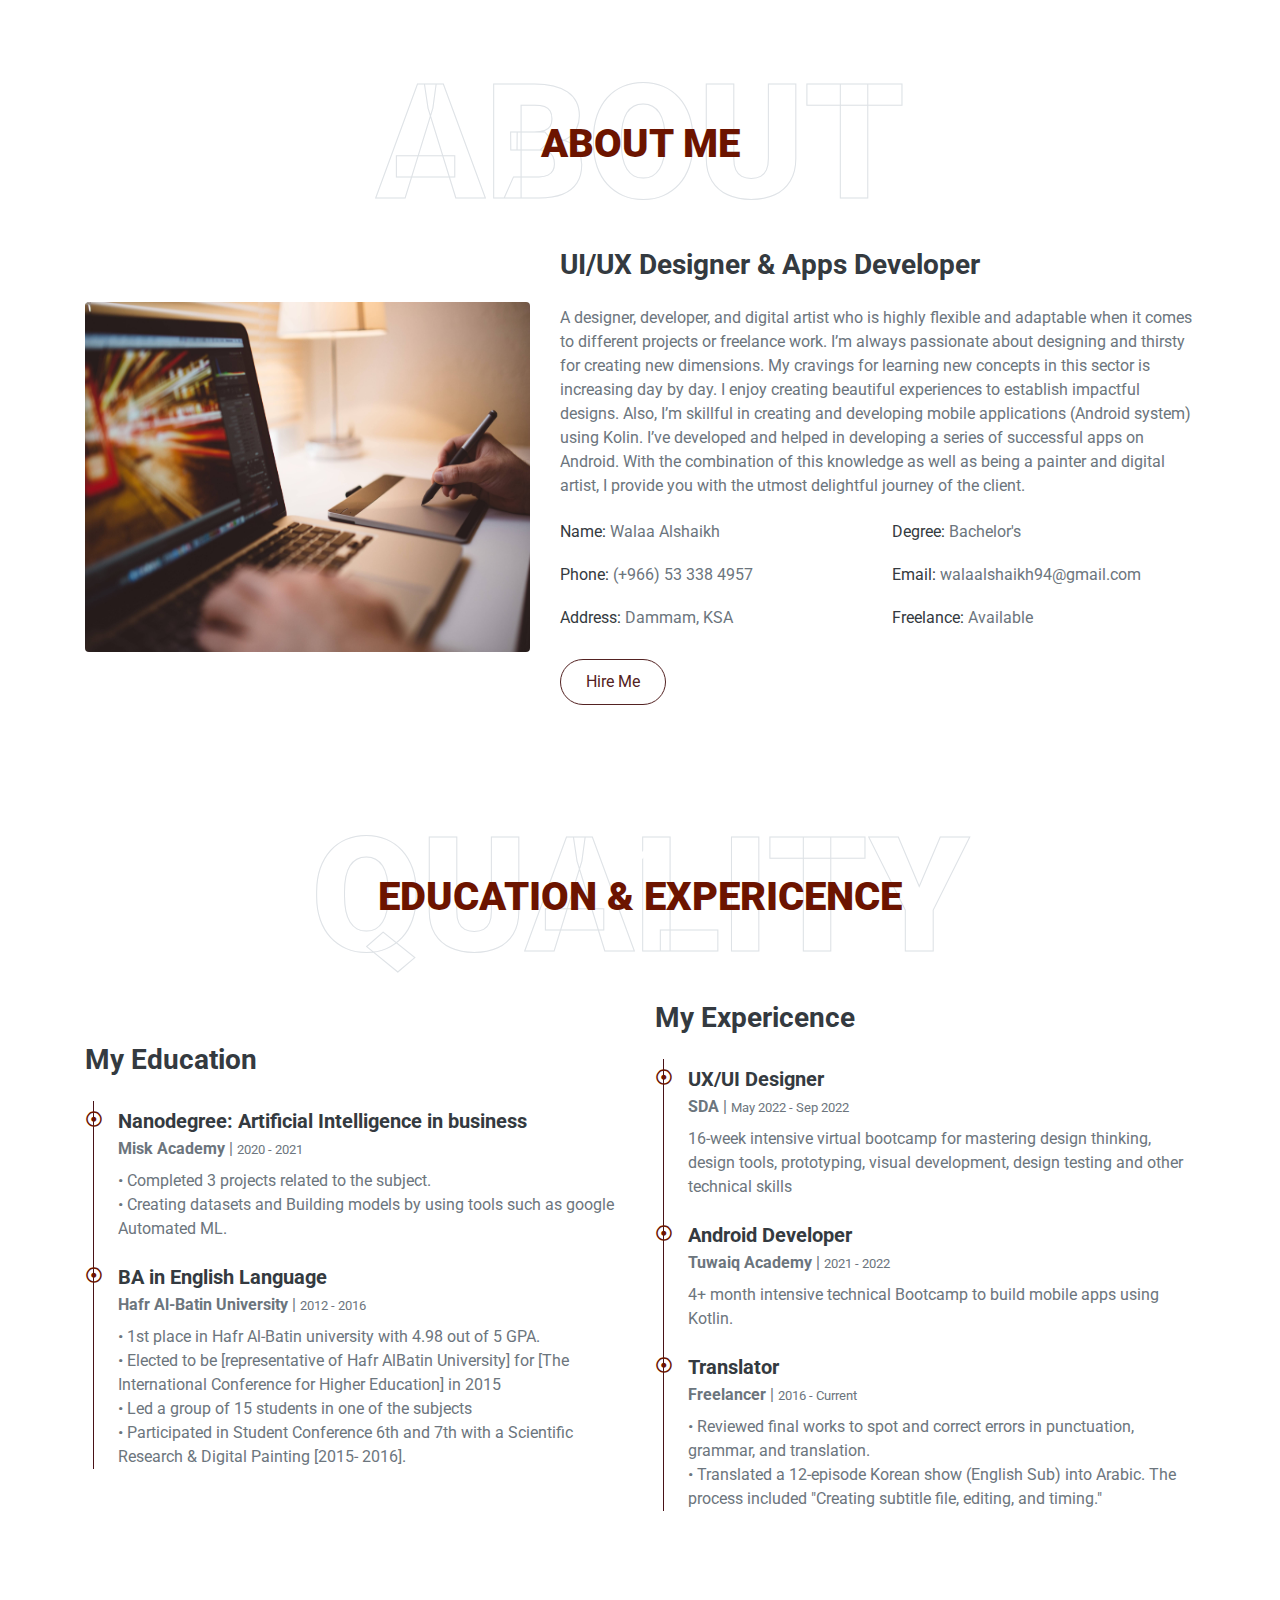
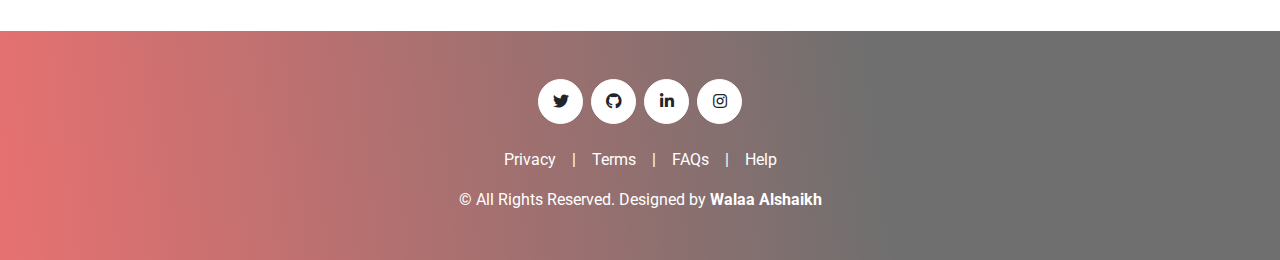
<file: about.html>
<!DOCTYPE html>
<html lang="en">
<head>
    <meta charset="UTF-8">
    <meta http-equiv="X-UA-Compatible" content="IE=edge">
    <meta name="viewport" content="width=device-width, initial-scale=1.0">
    <title>About ME</title>
     <!-- Favicon -->
     <link href="img/favicon.ico" rel="icon">

     <!-- Google Web Fonts -->
     <link rel="preconnect" href="https://fonts.gstatic.com">
     <link href="https://fonts.googleapis.com/css2?family=Roboto:wght@300;400;500;700;900&display=swap" rel="stylesheet"> 
 
     <!-- Font Awesome -->
     <link href="https://cdnjs.cloudflare.com/ajax/libs/font-awesome/5.10.0/css/all.min.css" rel="stylesheet">
 
     <!-- Libraries Stylesheet -->
     <link href="lib/owlcarousel/assets/owl.carousel.min.css" rel="stylesheet">
     <link href="lib/lightbox/css/lightbox.min.css" rel="stylesheet">
 
     <!-- Customized Bootstrap Stylesheet -->
     <link href="css/style.css" rel="stylesheet">
</head>
<body data-spy="scroll" data-target=".navbar" data-offset="51">


     <!-- Navbar Start -->
     <nav class="navbar fixed-top shadow-sm navbar-expand-lg bg-light navbar-light py-3 py-lg-0 px-lg-5">
        <a href="index.html" class="navbar-brand ml-lg-3">
            <h1 class="m-0 display-5"><span class="text-primary">Walaa</span>Alshaikh</h1>
        </a>
        <button type="button" class="navbar-toggler" data-toggle="collapse" data-target="#navbarCollapse">
            <span class="navbar-toggler-icon"></span>
        </button>
        <div class="collapse navbar-collapse px-lg-3" id="navbarCollapse">
            <div class="navbar-nav">
                <a href="index.html" class="nav-item nav-link active">Home</a>
                <a href="#about" class="nav-item nav-link">About</a>
                <a href="index.html" class="nav-item nav-link">Skill</a>
        
                <a href="index.html" class="nav-item nav-link">Portfolio</a>
            
                <a href="index.html" class="nav-item nav-link">Contact</a>
            </div>
            <a href="index.html#contact" class="btn btn-outline-primary d-none d-lg-block">Hire Me</a>
        </div>
    </nav>
    <!-- Navbar End -->
        <!-- About Start -->
        <div class="container-fluid py-5" id="about">
            <div class="container">
                <div class="position-relative d-flex align-items-center justify-content-center">
                    <h1 class="display-1 text-uppercase text-white" style="-webkit-text-stroke: 1px #dee2e6;">About</h1>
                    <h1 class="position-absolute text-uppercase text-primary">About Me</h1>
                </div>
                <div class="row align-items-center">
                    <div class="col-lg-5 pb-4 pb-lg-0">
                        <img class="img-fluid rounded w-100" src="img/png/Designer-struggles.jpg" alt="">
                    </div>
                    <div class="col-lg-7">
                        <h3 class="mb-4">UI/UX Designer & Apps Developer</h3>
                        <p>A designer, developer, and digital artist who is highly flexible and adaptable when it comes to different projects or freelance work. I’m always passionate about designing and thirsty for creating new dimensions. My cravings for learning new concepts in this sector is increasing day by day. I enjoy creating beautiful experiences to establish impactful designs.
                            Also, I’m skillful in creating and developing mobile applications (Android system) using Kolin. I’ve developed and helped in developing a series of successful apps on Android.
                            With the combination of this knowledge as well as being a painter and digital artist, I provide you with the utmost delightful journey of the client.
                            </p>
                        <div class="row mb-3">
                            <div class="col-sm-6 py-2"><h6>Name: <span class="text-secondary">Walaa Alshaikh</span></h6></div>
                            <div class="col-sm-6 py-2"><h6>Degree: <span class="text-secondary">Bachelor's</span></h6></div>                     
                            <div class="col-sm-6 py-2"><h6>Phone: <span class="text-secondary">(+966) 53 338 4957</span></h6></div>
                            <div class="col-sm-6 py-2"><h6>Email: <span class="text-secondary">walaalshaikh94@gmail.com</span></h6></div>
                            <div class="col-sm-6 py-2"><h6>Address: <span class="text-secondary">Dammam, KSA</span></h6></div>
                            <div class="col-sm-6 py-2"><h6>Freelance: <span class="text-secondary">Available</span></h6></div>
                        </div>
                        <a href="index.html#contact" target="#contact" class="btn btn-outline-primary mr-4">Hire Me</a>
                    </div>
                </div>
            </div>
        </div>

     <!-- Qualification Start -->
     <div class="container-fluid py-5" id="qualification">
        <div class="container">
            <div class="position-relative d-flex align-items-center justify-content-center">
                <h1 class="display-1 text-uppercase text-white" style="-webkit-text-stroke: 1px #dee2e6;">Quality</h1>
                <h1 class="position-absolute text-uppercase text-primary">Education & Expericence</h1>
            </div>
            <div class="row align-items-center">
                <div class="col-lg-6">
                    <h3 class="mb-4">My Education</h3>
                    <div class="border-left border-primary pt-2 pl-4 ml-2">
                        <div class="position-relative mb-4">
                            <i class="far fa-dot-circle text-primary position-absolute" style="top: 2px; left: -32px;"></i>
                            <h5 class="font-weight-bold mb-1">Nanodegree: Artificial Intelligence in business </h5>
                            <p class="mb-2"><strong>Misk Academy </strong> | <small>2020 - 2021</small></p>
                            <p>• Completed 3 projects related to the subject.
                                <br>
                                • Creating datasets and Building models by using tools such as google Automated ML.</p>
                        </div>
                        <div class="position-relative mb-4">
                            <i class="far fa-dot-circle text-primary position-absolute" style="top: 2px; left: -32px;"></i>
                            <h5 class="font-weight-bold mb-1">BA in English Language</h5>
                            <p class="mb-2"><strong>Hafr Al-Batin University</strong> | <small>2012 - 2016</small></p>
                            <p>
                                • 1st place in Hafr Al-Batin university with 4.98 out of 5 GPA.
                                <br>
                        
                                • Elected to be [representative of Hafr AlBatin University] for [The International Conference for Higher
                                Education] in 2015 
                                <br>
                                • Led a group of 15 students in one of the subjects
                                <br>
                                • Participated in Student Conference 6th and 7th with a Scientific Research & Digital Painting [2015-
                                2016].</p>
                        </div>
                      
                    </div>
                </div>
                <div class="col-lg-6">
                    <h3 class="mb-4">My Expericence</h3>
                    <div class="border-left border-primary pt-2 pl-4 ml-2">
                        <div class="position-relative mb-4">
                            <i class="far fa-dot-circle text-primary position-absolute" style="top: 2px; left: -32px;"></i>
                            <h5 class="font-weight-bold mb-1">UX/UI Designer</h5>
                            <p class="mb-2"><strong>SDA</strong> | <small>May 2022 - Sep 2022</small></p>
                            <p>16-week intensive virtual bootcamp for mastering design thinking, design tools, prototyping, visual
                                development, design testing and other technical skills</p>
                        </div>
                        <div class="position-relative mb-4">
                            <i class="far fa-dot-circle text-primary position-absolute" style="top: 2px; left: -32px;"></i>
                            <h5 class="font-weight-bold mb-1">Android Developer</h5>
                            <p class="mb-2"><strong>Tuwaiq Academy</strong> | <small>2021 - 2022</small></p>
                            <p>4+ month intensive technical Bootcamp to build mobile apps using Kotlin.</p>
                        </div>
                        <div class="position-relative mb-4">
                            <i class="far fa-dot-circle text-primary position-absolute" style="top: 2px; left: -32px;"></i>
                            <h5 class="font-weight-bold mb-1">Translator</h5>
                            <p class="mb-2"><strong>Freelancer</strong> | <small>2016 - Current</small></p>
                            <p>• Reviewed final works to spot and correct errors in punctuation, grammar, and translation.
                                <br>
                                • Translated a 12-episode Korean show (English Sub) into Arabic. The process included "Creating
                                subtitle file, editing, and timing."</p>
                        </div>
                    </div>
                </div>
            </div>
        </div>
    </div>
    <!-- Qualification End -->

    <!-- Footer Start -->
    <div class="container-fluid bg-primary text-white mt-5  px-sm-3 px-md-5">
        <div class="container text-center py-5">
            <div class="d-flex justify-content-center mb-4">
                <a class="btn btn-light btn-social mr-2" href="https://twitter.com/AlshaikhWala"><i class="fab fa-twitter"></i></a>
                <a class="btn btn-light btn-social mr-2" href="https://github.com/WalaaAlshaikh"><i class="fab fa-github"></i></a>
                <a class="btn btn-light btn-social mr-2" href="https://www.linkedin.com/in/walaa-alshaikh/"><i class="fab fa-linkedin-in"></i></a>
                <a class="btn btn-light btn-social" href="https://www.instagram.com/lolalshaikh94/"><i class="fab fa-instagram"></i></a>
            </div>
            <div class="d-flex justify-content-center mb-3">
                <a class="text-white" href="#">Privacy</a>
                <span class="px-3">|</span>
                <a class="text-white" href="#">Terms</a>
                <span class="px-3">|</span>
                <a class="text-white" href="#">FAQs</a>
                <span class="px-3">|</span>
                <a class="text-white" href="#">Help</a>
            </div>
            <p class="m-0">&copy; All Rights Reserved. Designed by <a class="text-white font-weight-bold" href="#home">Walaa Alshaikh</a>
            </p>
        </div>
    </div>
    <!-- Footer End -->

    <!-- Scroll to Bottom -->
    <i class="fa fa-2x fa-angle-down text-white scroll-to-bottom"></i>

    <!-- Back to Top -->
    <a href="#" class="btn btn-outline-dark px-0 back-to-top"><i class="fa fa-angle-double-up"></i></a>



        <!-- JavaScript Libraries -->
        <script src="https://code.jquery.com/jquery-3.4.1.min.js"></script>
        <script src="https://stackpath.bootstrapcdn.com/bootstrap/4.4.1/js/bootstrap.bundle.min.js"></script>
        <script src="lib/typed/typed.min.js"></script>
        <script src="lib/easing/easing.min.js"></script>
        <script src="lib/waypoints/waypoints.min.js"></script>
        <script src="lib/owlcarousel/owl.carousel.min.js"></script>
        <script src="lib/isotope/isotope.pkgd.min.js"></script>
        <script src="lib/lightbox/js/lightbox.min.js"></script>
    
        <!-- Contact Javascript File -->
        <script src="mail/jqBootstrapValidation.min.js"></script>
        <script src="mail/contact.js"></script>
    
        <!-- Template Javascript -->
        <script src="js/main.js"></script>
</body>
</html>
</file>
<file: css/style.css>
/******* Bootstrap Theming ********/
/*!
 * Bootstrap v4.5.3 (https://getbootstrap.com/)
 * Copyright 2011-2020 The Bootstrap Authors
 * Copyright 2011-2020 Twitter, Inc.
 * Licensed under MIT (https://github.com/twbs/bootstrap/blob/main/LICENSE)
 */
:root {
  --blue: #007bff;
  --indigo: #6610f2;
  --purple: #6f42c1;
  --pink: #e83e8c;
  --red: #dc3545;
  --orange: #fd7e14;
  --yellow: #ffc107;
  --green: #28a745;
  --teal: #20c997;
  --cyan: #17a2b8;
  --white: #fff;
  --gray: #6c757d;
  --gray-dark: #343a40;
  --primary: #0BCEAF;
  --secondary: #6c757d;
  --success: #28a745;
  --info: #17a2b8;
  --warning: #ffc107;
  --danger: #dc3545;
  --light: #ffffff;
  --dark: #343a40;
  --breakpoint-xs: 0;
  --breakpoint-sm: 576px;
  --breakpoint-md: 768px;
  --breakpoint-lg: 992px;
  --breakpoint-xl: 1200px;
  --font-family-sans-serif: "Roboto", sans-serif;
  --font-family-monospace: SFMono-Regular, Menlo, Monaco, Consolas, "Liberation Mono", "Courier New", monospace;
}

*,
*::before,
*::after {
  box-sizing: border-box;
}

html {
  font-family: sans-serif;
  line-height: 1.15;
  -webkit-text-size-adjust: 100%;
  -webkit-tap-highlight-color: rgba(0, 0, 0, 0);
}

article, aside, figcaption, figure, footer, header, hgroup, main, nav, section {
  display: block;
}

body {
  margin: 0;
  font-family: "Roboto", sans-serif;
  font-size: 1rem;
  font-weight: 400;
  line-height: 1.5;
  color: #6c757d;
  text-align: left;
  background-color: #ffffff;
}

[tabindex="-1"]:focus:not(:focus-visible) {
  outline: 0 !important;
}

hr {
  box-sizing: content-box;
  height: 0;
  overflow: visible;
}

h1, h2, h3, h4, h5, h6 {
  margin-top: 0;
  margin-bottom: 0.5rem;
}

p {
  margin-top: 0;
  margin-bottom: 1rem;
}

abbr[title],
abbr[data-original-title] {
  text-decoration: underline;
  text-decoration: underline dotted;
  cursor: help;
  border-bottom: 0;
  text-decoration-skip-ink: none;
}

address {
  margin-bottom: 1rem;
  font-style: normal;
  line-height: inherit;
}

ol,
ul,
dl {
  margin-top: 0;
  margin-bottom: 1rem;
}

ol ol,
ul ul,
ol ul,
ul ol {
  margin-bottom: 0;
}

dt {
  font-weight: 700;
}

dd {
  margin-bottom: .5rem;
  margin-left: 0;
}

blockquote {
  margin: 0 0 1rem;
}

b,
strong {
  font-weight: bolder;
}

small {
  font-size: 80%;
}

sub,
sup {
  position: relative;
  font-size: 75%;
  line-height: 0;
  vertical-align: baseline;
}

sub {
  bottom: -.25em;
}

sup {
  top: -.5em;
}

a {
  color: #0BCEAF;
  text-decoration: none;
  background-color: transparent;
}

a:hover {
  color: #078571;
  text-decoration: underline;
}

a:not([href]):not([class]) {
  color: inherit;
  text-decoration: none;
}

a:not([href]):not([class]):hover {
  color: inherit;
  text-decoration: none;
}

pre,
code,
kbd,
samp {
  font-family: SFMono-Regular, Menlo, Monaco, Consolas, "Liberation Mono", "Courier New", monospace;
  font-size: 1em;
}

pre {
  margin-top: 0;
  margin-bottom: 1rem;
  overflow: auto;
  -ms-overflow-style: scrollbar;
}

figure {
  margin: 0 0 1rem;
}

img {
  vertical-align: middle;
  border-style: none;
}

svg {
  overflow: hidden;
  vertical-align: middle;
}

table {
  border-collapse: collapse;
}

caption {
  padding-top: 0.75rem;
  padding-bottom: 0.75rem;
  color: #6c757d;
  text-align: left;
  caption-side: bottom;
}

th {
  text-align: inherit;
  text-align: -webkit-match-parent;
}

label {
  display: inline-block;
  margin-bottom: 0.5rem;
}

button {
  border-radius: 0;
}

button:focus {
  outline: 1px dotted;
  outline: 5px auto -webkit-focus-ring-color;
}

input,
button,
select,
optgroup,
textarea {
  margin: 0;
  font-family: inherit;
  font-size: inherit;
  line-height: inherit;
}

button,
input {
  overflow: visible;
}

button,
select {
  text-transform: none;
}

[role="button"] {
  cursor: pointer;
}

select {
  word-wrap: normal;
}

button,
[type="button"],
[type="reset"],
[type="submit"] {
  -webkit-appearance: button;
}

button:not(:disabled),
[type="button"]:not(:disabled),
[type="reset"]:not(:disabled),
[type="submit"]:not(:disabled) {
  cursor: pointer;
}

button::-moz-focus-inner,
[type="button"]::-moz-focus-inner,
[type="reset"]::-moz-focus-inner,
[type="submit"]::-moz-focus-inner {
  padding: 0;
  border-style: none;
}

input[type="radio"],
input[type="checkbox"] {
  box-sizing: border-box;
  padding: 0;
}

textarea {
  overflow: auto;
  resize: vertical;
}

fieldset {
  min-width: 0;
  padding: 0;
  margin: 0;
  border: 0;
}

legend {
  display: block;
  width: 100%;
  max-width: 100%;
  padding: 0;
  margin-bottom: .5rem;
  font-size: 1.5rem;
  line-height: inherit;
  color: inherit;
  white-space: normal;
}

@media (max-width: 1200px) {
  legend {
    font-size: calc(1.275rem + 0.3vw) ;
  }
}

progress {
  vertical-align: baseline;
}

[type="number"]::-webkit-inner-spin-button,
[type="number"]::-webkit-outer-spin-button {
  height: auto;
}

[type="search"] {
  outline-offset: -2px;
  -webkit-appearance: none;
}

[type="search"]::-webkit-search-decoration {
  -webkit-appearance: none;
}

::-webkit-file-upload-button {
  font: inherit;
  -webkit-appearance: button;
}

output {
  display: inline-block;
}

summary {
  display: list-item;
  cursor: pointer;
}

template {
  display: none;
}

[hidden] {
  display: none !important;
}

h1, h2, h3, h4, h5, h6,
.h1, .h2, .h3, .h4, .h5, .h6 {
  margin-bottom: 0.5rem;
  font-weight: 500;
  line-height: 1.2;
  color: #343a40;
}

h1, .h1 {
  font-size: 2.5rem;
}

@media (max-width: 1200px) {
  h1, .h1 {
    font-size: calc(1.375rem + 1.5vw) ;
  }
}

h2, .h2 {
  font-size: 2rem;
}

@media (max-width: 1200px) {
  h2, .h2 {
    font-size: calc(1.325rem + 0.9vw) ;
  }
}

h3, .h3 {
  font-size: 1.75rem;
}

@media (max-width: 1200px) {
  h3, .h3 {
    font-size: calc(1.3rem + 0.6vw) ;
  }
}

h4, .h4 {
  font-size: 1.5rem;
}

@media (max-width: 1200px) {
  h4, .h4 {
    font-size: calc(1.275rem + 0.3vw) ;
  }
}

h5, .h5 {
  font-size: 1.25rem;
}

h6, .h6 {
  font-size: 1rem;
}

.lead {
  font-size: 1.25rem;
  font-weight: 300;
}

.display-1 {
  font-size: 10rem;
  font-weight: 300;
  line-height: 1.2;
}

@media (max-width: 1200px) {
  .display-1 {
    font-size: calc(2.125rem + 10.5vw) ;
  }
}

.display-2 {
  font-size: 5.5rem;
  font-weight: 300;
  line-height: 1.2;
}

@media (max-width: 1200px) {
  .display-2 {
    font-size: calc(1.675rem + 5.1vw) ;
  }
}

.display-3 {
  font-size: 4.5rem;
  font-weight: 300;
  line-height: 1.2;
}

@media (max-width: 1200px) {
  .display-3 {
    font-size: calc(1.575rem + 3.9vw) ;
  }
}

.display-4 {
  font-size: 3.5rem;
  font-weight: 300;
  line-height: 1.2;
}

@media (max-width: 1200px) {
  .display-4 {
    font-size: calc(1.475rem + 2.7vw) ;
  }
}

hr {
  margin-top: 1rem;
  margin-bottom: 1rem;
  border: 0;
  border-top: 1px solid rgba(0, 0, 0, 0.1);
}

small,
.small {
  font-size: 80%;
  font-weight: 400;
}

mark,
.mark {
  padding: 0.2em;
  background-color: #fcf8e3;
}

.list-unstyled {
  padding-left: 0;
  list-style: none;
}

.list-inline {
  padding-left: 0;
  list-style: none;
}

.list-inline-item {
  display: inline-block;
}

.list-inline-item:not(:last-child) {
  margin-right: 0.5rem;
}

.initialism {
  font-size: 90%;
  text-transform: uppercase;
}

.blockquote {
  margin-bottom: 1rem;
  font-size: 1.25rem;
}

.blockquote-footer {
  display: block;
  font-size: 80%;
  color: #6c757d;
}

.blockquote-footer::before {
  content: "\2014\00A0";
}

.img-fluid {
  width: 350px;
  height: 350px;
}
.img-fluid1{
  max-width: 100%;
}

.img-thumbnail {
  padding: 0.25rem;
  background-color: #ffffff;
  border: 1px solid #dee2e6;
  border-radius: 0.25rem;
  max-width: 100%;
  height: auto;
}

.figure {
  display: inline-block;
}

.figure-img {
  margin-bottom: 0.5rem;
  line-height: 1;
}

.figure-caption {
  font-size: 90%;
  color: #6c757d;
}

code {
  font-size: 87.5%;
  color: #e83e8c;
  word-wrap: break-word;
}

a > code {
  color: inherit;
}

kbd {
  padding: 0.2rem 0.4rem;
  font-size: 87.5%;
  color: #fff;
  background-color: #212529;
  border-radius: 0.2rem;
}

kbd kbd {
  padding: 0;
  font-size: 100%;
  font-weight: 700;
}

pre {
  display: block;
  font-size: 87.5%;
  color: #212529;
}

pre code {
  font-size: inherit;
  color: inherit;
  word-break: normal;
}

.pre-scrollable {
  max-height: 340px;
  overflow-y: scroll;
}

.container,
.container-fluid,
.container-sm,
.container-md,
.container-lg,
.container-xl {
  width: 100%;
  padding-right: 15px;
  padding-left: 15px;
  margin-right: auto;
  margin-left: auto;
}

@media (min-width: 576px) {
  .container, .container-sm {
    max-width: 540px;
  }
}

@media (min-width: 768px) {
  .container, .container-sm, .container-md {
    max-width: 720px;
  }
}

@media (min-width: 992px) {
  .container, .container-sm, .container-md, .container-lg {
    max-width: 960px;
  }
}

@media (min-width: 1200px) {
  .container, .container-sm, .container-md, .container-lg, .container-xl {
    max-width: 1140px;
  }
}

.row {
  display: flex;
  flex-wrap: wrap;
  margin-right: -15px;
  margin-left: -15px;
}

.no-gutters {
  margin-right: 0;
  margin-left: 0;
}

.no-gutters > .col,
.no-gutters > [class*="col-"] {
  padding-right: 0;
  padding-left: 0;
}

.col-1, .col-2, .col-3, .col-4, .col-5, .col-6, .col-7, .col-8, .col-9, .col-10, .col-11, .col-12, .col,
.col-auto, .col-sm-1, .col-sm-2, .col-sm-3, .col-sm-4, .col-sm-5, .col-sm-6, .col-sm-7, .col-sm-8, .col-sm-9, .col-sm-10, .col-sm-11, .col-sm-12, .col-sm,
.col-sm-auto, .col-md-1, .col-md-2, .col-md-3, .col-md-4, .col-md-5, .col-md-6, .col-md-7, .col-md-8, .col-md-9, .col-md-10, .col-md-11, .col-md-12, .col-md,
.col-md-auto, .col-lg-1, .col-lg-2, .col-lg-3, .col-lg-4, .col-lg-5, .col-lg-6, .col-lg-7, .col-lg-8, .col-lg-9, .col-lg-10, .col-lg-11, .col-lg-12, .col-lg,
.col-lg-auto, .col-xl-1, .col-xl-2, .col-xl-3, .col-xl-4, .col-xl-5, .col-xl-6, .col-xl-7, .col-xl-8, .col-xl-9, .col-xl-10, .col-xl-11, .col-xl-12, .col-xl,
.col-xl-auto {
  position: relative;
  width: 100%;
  padding-right: 15px;
  padding-left: 15px;
}

.col {
  flex-basis: 0;
  flex-grow: 1;
  max-width: 100%;
}

.row-cols-1 > * {
  flex: 0 0 100%;
  max-width: 100%;
}

.row-cols-2 > * {
  flex: 0 0 50%;
  max-width: 50%;
}

.row-cols-3 > * {
  flex: 0 0 33.33333%;
  max-width: 33.33333%;
}

.row-cols-4 > * {
  flex: 0 0 25%;
  max-width: 25%;
}

.row-cols-5 > * {
  flex: 0 0 20%;
  max-width: 20%;
}

.row-cols-6 > * {
  flex: 0 0 16.66667%;
  max-width: 16.66667%;
}

.col-auto {
  flex: 0 0 auto;
  width: auto;
  max-width: 100%;
}

.col-1 {
  flex: 0 0 8.33333%;
  max-width: 8.33333%;
}

.col-2 {
  flex: 0 0 16.66667%;
  max-width: 16.66667%;
}

.col-3 {
  flex: 0 0 25%;
  max-width: 25%;
}

.col-4 {
  flex: 0 0 33.33333%;
  max-width: 33.33333%;
}

.col-5 {
  flex: 0 0 41.66667%;
  max-width: 41.66667%;
}

.col-6 {
  flex: 0 0 50%;
  max-width: 50%;
}

.col-7 {
  flex: 0 0 58.33333%;
  max-width: 58.33333%;
}

.col-8 {
  flex: 0 0 66.66667%;
  max-width: 66.66667%;
}

.col-9 {
  flex: 0 0 75%;
  max-width: 75%;
}

.col-10 {
  flex: 0 0 83.33333%;
  max-width: 83.33333%;
}

.col-11 {
  flex: 0 0 91.66667%;
  max-width: 91.66667%;
}

.col-12 {
  flex: 0 0 100%;
  max-width: 100%;
}

.order-first {
  order: -1;
}

.order-last {
  order: 13;
}

.order-0 {
  order: 0;
}

.order-1 {
  order: 1;
}

.order-2 {
  order: 2;
}

.order-3 {
  order: 3;
}

.order-4 {
  order: 4;
}

.order-5 {
  order: 5;
}

.order-6 {
  order: 6;
}

.order-7 {
  order: 7;
}

.order-8 {
  order: 8;
}

.order-9 {
  order: 9;
}

.order-10 {
  order: 10;
}

.order-11 {
  order: 11;
}

.order-12 {
  order: 12;
}

.offset-1 {
  margin-left: 8.33333%;
}

.offset-2 {
  margin-left: 16.66667%;
}

.offset-3 {
  margin-left: 25%;
}

.offset-4 {
  margin-left: 33.33333%;
}

.offset-5 {
  margin-left: 41.66667%;
}

.offset-6 {
  margin-left: 50%;
}

.offset-7 {
  margin-left: 58.33333%;
}

.offset-8 {
  margin-left: 66.66667%;
}

.offset-9 {
  margin-left: 75%;
}

.offset-10 {
  margin-left: 83.33333%;
}

.offset-11 {
  margin-left: 91.66667%;
}

@media (min-width: 576px) {
  .col-sm {
    flex-basis: 0;
    flex-grow: 1;
    max-width: 100%;
  }
  .row-cols-sm-1 > * {
    flex: 0 0 100%;
    max-width: 100%;
  }
  .row-cols-sm-2 > * {
    flex: 0 0 50%;
    max-width: 50%;
  }
  .row-cols-sm-3 > * {
    flex: 0 0 33.33333%;
    max-width: 33.33333%;
  }
  .row-cols-sm-4 > * {
    flex: 0 0 25%;
    max-width: 25%;
  }
  .row-cols-sm-5 > * {
    flex: 0 0 20%;
    max-width: 20%;
  }
  .row-cols-sm-6 > * {
    flex: 0 0 16.66667%;
    max-width: 16.66667%;
  }
  .col-sm-auto {
    flex: 0 0 auto;
    width: auto;
    max-width: 100%;
  }
  .col-sm-1 {
    flex: 0 0 8.33333%;
    max-width: 8.33333%;
  }
  .col-sm-2 {
    flex: 0 0 16.66667%;
    max-width: 16.66667%;
  }
  .col-sm-3 {
    flex: 0 0 25%;
    max-width: 25%;
  }
  .col-sm-4 {
    flex: 0 0 33.33333%;
    max-width: 33.33333%;
  }
  .col-sm-5 {
    flex: 0 0 41.66667%;
    max-width: 41.66667%;
  }
  .col-sm-6 {
    flex: 0 0 50%;
    max-width: 50%;
  }
  .col-sm-7 {
    flex: 0 0 58.33333%;
    max-width: 58.33333%;
  }
  .col-sm-8 {
    flex: 0 0 66.66667%;
    max-width: 66.66667%;
  }
  .col-sm-9 {
    flex: 0 0 75%;
    max-width: 75%;
  }
  .col-sm-10 {
    flex: 0 0 83.33333%;
    max-width: 83.33333%;
  }
  .col-sm-11 {
    flex: 0 0 91.66667%;
    max-width: 91.66667%;
  }
  .col-sm-12 {
    flex: 0 0 100%;
    max-width: 100%;
  }
  .order-sm-first {
    order: -1;
  }
  .order-sm-last {
    order: 13;
  }
  .order-sm-0 {
    order: 0;
  }
  .order-sm-1 {
    order: 1;
  }
  .order-sm-2 {
    order: 2;
  }
  .order-sm-3 {
    order: 3;
  }
  .order-sm-4 {
    order: 4;
  }
  .order-sm-5 {
    order: 5;
  }
  .order-sm-6 {
    order: 6;
  }
  .order-sm-7 {
    order: 7;
  }
  .order-sm-8 {
    order: 8;
  }
  .order-sm-9 {
    order: 9;
  }
  .order-sm-10 {
    order: 10;
  }
  .order-sm-11 {
    order: 11;
  }
  .order-sm-12 {
    order: 12;
  }
  .offset-sm-0 {
    margin-left: 0;
  }
  .offset-sm-1 {
    margin-left: 8.33333%;
  }
  .offset-sm-2 {
    margin-left: 16.66667%;
  }
  .offset-sm-3 {
    margin-left: 25%;
  }
  .offset-sm-4 {
    margin-left: 33.33333%;
  }
  .offset-sm-5 {
    margin-left: 41.66667%;
  }
  .offset-sm-6 {
    margin-left: 50%;
  }
  .offset-sm-7 {
    margin-left: 58.33333%;
  }
  .offset-sm-8 {
    margin-left: 66.66667%;
  }
  .offset-sm-9 {
    margin-left: 75%;
  }
  .offset-sm-10 {
    margin-left: 83.33333%;
  }
  .offset-sm-11 {
    margin-left: 91.66667%;
  }
}

@media (min-width: 768px) {
  .col-md {
    flex-basis: 0;
    flex-grow: 1;
    max-width: 100%;
  }
  .row-cols-md-1 > * {
    flex: 0 0 100%;
    max-width: 100%;
  }
  .row-cols-md-2 > * {
    flex: 0 0 50%;
    max-width: 50%;
  }
  .row-cols-md-3 > * {
    flex: 0 0 33.33333%;
    max-width: 33.33333%;
  }
  .row-cols-md-4 > * {
    flex: 0 0 25%;
    max-width: 25%;
  }
  .row-cols-md-5 > * {
    flex: 0 0 20%;
    max-width: 20%;
  }
  .row-cols-md-6 > * {
    flex: 0 0 16.66667%;
    max-width: 16.66667%;
  }
  .col-md-auto {
    flex: 0 0 auto;
    width: auto;
    max-width: 100%;
  }
  .col-md-1 {
    flex: 0 0 8.33333%;
    max-width: 8.33333%;
  }
  .col-md-2 {
    flex: 0 0 16.66667%;
    max-width: 16.66667%;
  }
  .col-md-3 {
    flex: 0 0 25%;
    max-width: 25%;
  }
  .col-md-4 {
    flex: 0 0 33.33333%;
    max-width: 33.33333%;
  }
  .col-md-5 {
    flex: 0 0 41.66667%;
    max-width: 41.66667%;
  }
  .col-md-6 {
    flex: 0 0 50%;
    max-width: 50%;
  }
  .col-md-7 {
    flex: 0 0 58.33333%;
    max-width: 58.33333%;
  }
  .col-md-8 {
    flex: 0 0 66.66667%;
    max-width: 66.66667%;
  }
  .col-md-9 {
    flex: 0 0 75%;
    max-width: 75%;
  }
  .col-md-10 {
    flex: 0 0 83.33333%;
    max-width: 83.33333%;
  }
  .col-md-11 {
    flex: 0 0 91.66667%;
    max-width: 91.66667%;
  }
  .col-md-12 {
    flex: 0 0 100%;
    max-width: 100%;
  }
  .order-md-first {
    order: -1;
  }
  .order-md-last {
    order: 13;
  }
  .order-md-0 {
    order: 0;
  }
  .order-md-1 {
    order: 1;
  }
  .order-md-2 {
    order: 2;
  }
  .order-md-3 {
    order: 3;
  }
  .order-md-4 {
    order: 4;
  }
  .order-md-5 {
    order: 5;
  }
  .order-md-6 {
    order: 6;
  }
  .order-md-7 {
    order: 7;
  }
  .order-md-8 {
    order: 8;
  }
  .order-md-9 {
    order: 9;
  }
  .order-md-10 {
    order: 10;
  }
  .order-md-11 {
    order: 11;
  }
  .order-md-12 {
    order: 12;
  }
  .offset-md-0 {
    margin-left: 0;
  }
  .offset-md-1 {
    margin-left: 8.33333%;
  }
  .offset-md-2 {
    margin-left: 16.66667%;
  }
  .offset-md-3 {
    margin-left: 25%;
  }
  .offset-md-4 {
    margin-left: 33.33333%;
  }
  .offset-md-5 {
    margin-left: 41.66667%;
  }
  .offset-md-6 {
    margin-left: 50%;
  }
  .offset-md-7 {
    margin-left: 58.33333%;
  }
  .offset-md-8 {
    margin-left: 66.66667%;
  }
  .offset-md-9 {
    margin-left: 75%;
  }
  .offset-md-10 {
    margin-left: 83.33333%;
  }
  .offset-md-11 {
    margin-left: 91.66667%;
  }
}

@media (min-width: 992px) {
  .col-lg {
    flex-basis: 0;
    flex-grow: 1;
    max-width: 100%;
  }
  .row-cols-lg-1 > * {
    flex: 0 0 100%;
    max-width: 100%;
  }
  .row-cols-lg-2 > * {
    flex: 0 0 50%;
    max-width: 50%;
  }
  .row-cols-lg-3 > * {
    flex: 0 0 33.33333%;
    max-width: 33.33333%;
  }
  .row-cols-lg-4 > * {
    flex: 0 0 25%;
    max-width: 25%;
  }
  .row-cols-lg-5 > * {
    flex: 0 0 20%;
    max-width: 20%;
  }
  .row-cols-lg-6 > * {
    flex: 0 0 16.66667%;
    max-width: 16.66667%;
  }
  .col-lg-auto {
    flex: 0 0 auto;
    width: auto;
    max-width: 100%;
  }
  .col-lg-1 {
    flex: 0 0 8.33333%;
    max-width: 8.33333%;
  }
  .col-lg-2 {
    flex: 0 0 16.66667%;
    max-width: 16.66667%;
  }
  .col-lg-3 {
    flex: 0 0 25%;
    max-width: 25%;
  }
  .col-lg-4 {
    flex: 0 0 33.33333%;
    max-width: 33.33333%;
  }
  .col-lg-5 {
    flex: 0 0 41.66667%;
    max-width: 41.66667%;
  }
  .col-lg-6 {
    flex: 0 0 50%;
    max-width: 50%;
  }
  .col-lg-7 {
    flex: 0 0 58.33333%;
    max-width: 58.33333%;
  }
  .col-lg-8 {
    flex: 0 0 66.66667%;
    max-width: 66.66667%;
  }
  .col-lg-9 {
    flex: 0 0 75%;
    max-width: 75%;
  }
  .col-lg-10 {
    flex: 0 0 83.33333%;
    max-width: 83.33333%;
  }
  .col-lg-11 {
    flex: 0 0 91.66667%;
    max-width: 91.66667%;
  }
  .col-lg-12 {
    flex: 0 0 100%;
    max-width: 100%;
  }
  .order-lg-first {
    order: -1;
  }
  .order-lg-last {
    order: 13;
  }
  .order-lg-0 {
    order: 0;
  }
  .order-lg-1 {
    order: 1;
  }
  .order-lg-2 {
    order: 2;
  }
  .order-lg-3 {
    order: 3;
  }
  .order-lg-4 {
    order: 4;
  }
  .order-lg-5 {
    order: 5;
  }
  .order-lg-6 {
    order: 6;
  }
  .order-lg-7 {
    order: 7;
  }
  .order-lg-8 {
    order: 8;
  }
  .order-lg-9 {
    order: 9;
  }
  .order-lg-10 {
    order: 10;
  }
  .order-lg-11 {
    order: 11;
  }
  .order-lg-12 {
    order: 12;
  }
  .offset-lg-0 {
    margin-left: 0;
  }
  .offset-lg-1 {
    margin-left: 8.33333%;
  }
  .offset-lg-2 {
    margin-left: 16.66667%;
  }
  .offset-lg-3 {
    margin-left: 25%;
  }
  .offset-lg-4 {
    margin-left: 33.33333%;
  }
  .offset-lg-5 {
    margin-left: 41.66667%;
  }
  .offset-lg-6 {
    margin-left: 50%;
  }
  .offset-lg-7 {
    margin-left: 58.33333%;
  }
  .offset-lg-8 {
    margin-left: 66.66667%;
  }
  .offset-lg-9 {
    margin-left: 75%;
  }
  .offset-lg-10 {
    margin-left: 83.33333%;
  }
  .offset-lg-11 {
    margin-left: 91.66667%;
  }
}

@media (min-width: 1200px) {
  .col-xl {
    flex-basis: 0;
    flex-grow: 1;
    max-width: 100%;
  }
  .row-cols-xl-1 > * {
    flex: 0 0 100%;
    max-width: 100%;
  }
  .row-cols-xl-2 > * {
    flex: 0 0 50%;
    max-width: 50%;
  }
  .row-cols-xl-3 > * {
    flex: 0 0 33.33333%;
    max-width: 33.33333%;
  }
  .row-cols-xl-4 > * {
    flex: 0 0 25%;
    max-width: 25%;
  }
  .row-cols-xl-5 > * {
    flex: 0 0 20%;
    max-width: 20%;
  }
  .row-cols-xl-6 > * {
    flex: 0 0 16.66667%;
    max-width: 16.66667%;
  }
  .col-xl-auto {
    flex: 0 0 auto;
    width: auto;
    max-width: 100%;
  }
  .col-xl-1 {
    flex: 0 0 8.33333%;
    max-width: 8.33333%;
  }
  .col-xl-2 {
    flex: 0 0 16.66667%;
    max-width: 16.66667%;
  }
  .col-xl-3 {
    flex: 0 0 25%;
    max-width: 25%;
  }
  .col-xl-4 {
    flex: 0 0 33.33333%;
    max-width: 33.33333%;
  }
  .col-xl-5 {
    flex: 0 0 41.66667%;
    max-width: 41.66667%;
  }
  .col-xl-6 {
    flex: 0 0 50%;
    max-width: 50%;
  }
  .col-xl-7 {
    flex: 0 0 58.33333%;
    max-width: 58.33333%;
  }
  .col-xl-8 {
    flex: 0 0 66.66667%;
    max-width: 66.66667%;
  }
  .col-xl-9 {
    flex: 0 0 75%;
    max-width: 75%;
  }
  .col-xl-10 {
    flex: 0 0 83.33333%;
    max-width: 83.33333%;
  }
  .col-xl-11 {
    flex: 0 0 91.66667%;
    max-width: 91.66667%;
  }
  .col-xl-12 {
    flex: 0 0 100%;
    max-width: 100%;
  }
  .order-xl-first {
    order: -1;
  }
  .order-xl-last {
    order: 13;
  }
  .order-xl-0 {
    order: 0;
  }
  .order-xl-1 {
    order: 1;
  }
  .order-xl-2 {
    order: 2;
  }
  .order-xl-3 {
    order: 3;
  }
  .order-xl-4 {
    order: 4;
  }
  .order-xl-5 {
    order: 5;
  }
  .order-xl-6 {
    order: 6;
  }
  .order-xl-7 {
    order: 7;
  }
  .order-xl-8 {
    order: 8;
  }
  .order-xl-9 {
    order: 9;
  }
  .order-xl-10 {
    order: 10;
  }
  .order-xl-11 {
    order: 11;
  }
  .order-xl-12 {
    order: 12;
  }
  .offset-xl-0 {
    margin-left: 0;
  }
  .offset-xl-1 {
    margin-left: 8.33333%;
  }
  .offset-xl-2 {
    margin-left: 16.66667%;
  }
  .offset-xl-3 {
    margin-left: 25%;
  }
  .offset-xl-4 {
    margin-left: 33.33333%;
  }
  .offset-xl-5 {
    margin-left: 41.66667%;
  }
  .offset-xl-6 {
    margin-left: 50%;
  }
  .offset-xl-7 {
    margin-left: 58.33333%;
  }
  .offset-xl-8 {
    margin-left: 66.66667%;
  }
  .offset-xl-9 {
    margin-left: 75%;
  }
  .offset-xl-10 {
    margin-left: 83.33333%;
  }
  .offset-xl-11 {
    margin-left: 91.66667%;
  }
}

.table {
  width: 100%;
  margin-bottom: 1rem;
  color: #6c757d;
}

.table th,
.table td {
  padding: 0.75rem;
  vertical-align: top;
  border-top: 1px solid #dee2e6;
}

.table thead th {
  vertical-align: bottom;
  border-bottom: 2px solid #dee2e6;
}

.table tbody + tbody {
  border-top: 2px solid #dee2e6;
}

.table-sm th,
.table-sm td {
  padding: 0.3rem;
}

.table-bordered {
  border: 1px solid #dee2e6;
}

.table-bordered th,
.table-bordered td {
  border: 1px solid #dee2e6;
}

.table-bordered thead th,
.table-bordered thead td {
  border-bottom-width: 2px;
}

.table-borderless th,
.table-borderless td,
.table-borderless thead th,
.table-borderless tbody + tbody {
  border: 0;
}

.table-striped tbody tr:nth-of-type(odd) {
  background-color: rgba(0, 0, 0, 0.05);
}

.table-hover tbody tr:hover {
  color: #6c757d;
  background-color: rgba(0, 0, 0, 0.075);
}

.table-primary,
.table-primary > th,
.table-primary > td {
  background-color: #bbf1e9;
}

.table-primary th,
.table-primary td,
.table-primary thead th,
.table-primary tbody + tbody {
  border-color: #80e6d5;
}

.table-hover .table-primary:hover {
  background-color: #a6ede2;
}

.table-hover .table-primary:hover > td,
.table-hover .table-primary:hover > th {
  background-color: #a6ede2;
}

.table-secondary,
.table-secondary > th,
.table-secondary > td {
  background-color: #d6d8db;
}

.table-secondary th,
.table-secondary td,
.table-secondary thead th,
.table-secondary tbody + tbody {
  border-color: #b3b7bb;
}

.table-hover .table-secondary:hover {
  background-color: #c8cbcf;
}

.table-hover .table-secondary:hover > td,
.table-hover .table-secondary:hover > th {
  background-color: #c8cbcf;
}

.table-success,
.table-success > th,
.table-success > td {
  background-color: #c3e6cb;
}

.table-success th,
.table-success td,
.table-success thead th,
.table-success tbody + tbody {
  border-color: #8fd19e;
}

.table-hover .table-success:hover {
  background-color: #b1dfbb;
}

.table-hover .table-success:hover > td,
.table-hover .table-success:hover > th {
  background-color: #b1dfbb;
}

.table-info,
.table-info > th,
.table-info > td {
  background-color: #bee5eb;
}

.table-info th,
.table-info td,
.table-info thead th,
.table-info tbody + tbody {
  border-color: #86cfda;
}

.table-hover .table-info:hover {
  background-color: #abdde5;
}

.table-hover .table-info:hover > td,
.table-hover .table-info:hover > th {
  background-color: #abdde5;
}

.table-warning,
.table-warning > th,
.table-warning > td {
  background-color: #ffeeba;
}

.table-warning th,
.table-warning td,
.table-warning thead th,
.table-warning tbody + tbody {
  border-color: #ffdf7e;
}

.table-hover .table-warning:hover {
  background-color: #ffe8a1;
}

.table-hover .table-warning:hover > td,
.table-hover .table-warning:hover > th {
  background-color: #ffe8a1;
}

.table-danger,
.table-danger > th,
.table-danger > td {
  background-color: #f5c6cb;
}

.table-danger th,
.table-danger td,
.table-danger thead th,
.table-danger tbody + tbody {
  border-color: #ed969e;
}

.table-hover .table-danger:hover {
  background-color: #f1b0b7;
}

.table-hover .table-danger:hover > td,
.table-hover .table-danger:hover > th {
  background-color: #f1b0b7;
}

.table-light,
.table-light > th,
.table-light > td {
  background-color: white;
}

.table-light th,
.table-light td,
.table-light thead th,
.table-light tbody + tbody {
  border-color: white;
}

.table-hover .table-light:hover {
  background-color: #f2f2f2;
}

.table-hover .table-light:hover > td,
.table-hover .table-light:hover > th {
  background-color: #f2f2f2;
}

.table-dark,
.table-dark > th,
.table-dark > td {
  background-color: #c6c8ca;
}

.table-dark th,
.table-dark td,
.table-dark thead th,
.table-dark tbody + tbody {
  border-color: #95999c;
}

.table-hover .table-dark:hover {
  background-color: #b9bbbe;
}

.table-hover .table-dark:hover > td,
.table-hover .table-dark:hover > th {
  background-color: #b9bbbe;
}

.table-active,
.table-active > th,
.table-active > td {
  background-color: rgba(0, 0, 0, 0.075);
}

.table-hover .table-active:hover {
  background-color: rgba(0, 0, 0, 0.075);
}

.table-hover .table-active:hover > td,
.table-hover .table-active:hover > th {
  background-color: rgba(0, 0, 0, 0.075);
}

.table .thead-dark th {
  color: #fff;
  background-color: #343a40;
  border-color: #454d55;
}

.table .thead-light th {
  color: #495057;
  background-color: #e9ecef;
  border-color: #dee2e6;
}

.table-dark {
  color: #fff;
  background-color: #343a40;
}

.table-dark th,
.table-dark td,
.table-dark thead th {
  border-color: #454d55;
}

.table-dark.table-bordered {
  border: 0;
}

.table-dark.table-striped tbody tr:nth-of-type(odd) {
  background-color: rgba(255, 255, 255, 0.05);
}

.table-dark.table-hover tbody tr:hover {
  color: #fff;
  background-color: rgba(255, 255, 255, 0.075);
}

@media (max-width: 575.98px) {
  .table-responsive-sm {
    display: block;
    width: 100%;
    overflow-x: auto;
    -webkit-overflow-scrolling: touch;
  }
  .table-responsive-sm > .table-bordered {
    border: 0;
  }
}

@media (max-width: 767.98px) {
  .table-responsive-md {
    display: block;
    width: 100%;
    overflow-x: auto;
    -webkit-overflow-scrolling: touch;
  }
  .table-responsive-md > .table-bordered {
    border: 0;
  }
}

@media (max-width: 991.98px) {
  .table-responsive-lg {
    display: block;
    width: 100%;
    overflow-x: auto;
    -webkit-overflow-scrolling: touch;
  }
  .table-responsive-lg > .table-bordered {
    border: 0;
  }
}

@media (max-width: 1199.98px) {
  .table-responsive-xl {
    display: block;
    width: 100%;
    overflow-x: auto;
    -webkit-overflow-scrolling: touch;
  }
  .table-responsive-xl > .table-bordered {
    border: 0;
  }
}

.table-responsive {
  display: block;
  width: 100%;
  overflow-x: auto;
  -webkit-overflow-scrolling: touch;
}

.table-responsive > .table-bordered {
  border: 0;
}

.form-control {
  display: block;
  width: 100%;
  height: calc(1.5em + 0.75rem + 2px);
  padding: 0.375rem 0.75rem;
  font-size: 1rem;
  font-weight: 400;
  line-height: 1.5;
  color: #495057;
  background-color: #fff;
  background-clip: padding-box;
  border: 1px solid #ced4da;
  border-radius: 0.25rem;
  transition: border-color 0.15s ease-in-out, box-shadow 0.15s ease-in-out;
}

@media (prefers-reduced-motion: reduce) {
  .form-control {
    transition: none;
  }
}

.form-control::-ms-expand {
  background-color: transparent;
  border: 0;
}

.form-control:-moz-focusring {
  color: transparent;
  text-shadow: 0 0 0 #495057;
}

.form-control:focus {
  color: #495057;
  background-color: #fff;
  border-color: #62f7df;
  outline: 0;
  box-shadow: 0 0 0 0.2rem rgba(11, 206, 175, 0.25);
}

.form-control::placeholder {
  color: #6c757d;
  opacity: 1;
}

.form-control:disabled, .form-control[readonly] {
  background-color: #e9ecef;
  opacity: 1;
}

input[type="date"].form-control,
input[type="time"].form-control,
input[type="datetime-local"].form-control,
input[type="month"].form-control {
  appearance: none;
}

select.form-control:focus::-ms-value {
  color: #495057;
  background-color: #fff;
}

.form-control-file,
.form-control-range {
  display: block;
  width: 100%;
}

.col-form-label {
  padding-top: calc(0.375rem + 1px);
  padding-bottom: calc(0.375rem + 1px);
  margin-bottom: 0;
  font-size: inherit;
  line-height: 1.5;
}

.col-form-label-lg {
  padding-top: calc(0.5rem + 1px);
  padding-bottom: calc(0.5rem + 1px);
  font-size: 1.25rem;
  line-height: 1.5;
}

.col-form-label-sm {
  padding-top: calc(0.25rem + 1px);
  padding-bottom: calc(0.25rem + 1px);
  font-size: 0.875rem;
  line-height: 1.5;
}

.form-control-plaintext {
  display: block;
  width: 100%;
  padding: 0.375rem 0;
  margin-bottom: 0;
  font-size: 1rem;
  line-height: 1.5;
  color: #6c757d;
  background-color: transparent;
  border: solid transparent;
  border-width: 1px 0;
}

.form-control-plaintext.form-control-sm, .form-control-plaintext.form-control-lg {
  padding-right: 0;
  padding-left: 0;
}

.form-control-sm {
  height: calc(1.5em + 0.5rem + 2px);
  padding: 0.25rem 0.5rem;
  font-size: 0.875rem;
  line-height: 1.5;
  border-radius: 0.2rem;
}

.form-control-lg {
  height: calc(1.5em + 1rem + 2px);
  padding: 0.5rem 1rem;
  font-size: 1.25rem;
  line-height: 1.5;
  border-radius: 0.3rem;
}

select.form-control[size], select.form-control[multiple] {
  height: auto;
}

textarea.form-control {
  height: auto;
}

.form-group {
  margin-bottom: 1rem;
}

.form-text {
  display: block;
  margin-top: 0.25rem;
}

.form-row {
  display: flex;
  flex-wrap: wrap;
  margin-right: -5px;
  margin-left: -5px;
}

.form-row > .col,
.form-row > [class*="col-"] {
  padding-right: 5px;
  padding-left: 5px;
}

.form-check {
  position: relative;
  display: block;
  padding-left: 1.25rem;
}

.form-check-input {
  position: absolute;
  margin-top: 0.3rem;
  margin-left: -1.25rem;
}

.form-check-input[disabled] ~ .form-check-label,
.form-check-input:disabled ~ .form-check-label {
  color: #6c757d;
}

.form-check-label {
  margin-bottom: 0;
}

.form-check-inline {
  display: inline-flex;
  align-items: center;
  padding-left: 0;
  margin-right: 0.75rem;
}

.form-check-inline .form-check-input {
  position: static;
  margin-top: 0;
  margin-right: 0.3125rem;
  margin-left: 0;
}

.valid-feedback {
  display: none;
  width: 100%;
  margin-top: 0.25rem;
  font-size: 80%;
  color: #28a745;
}

.valid-tooltip {
  position: absolute;
  top: 100%;
  left: 0;
  z-index: 5;
  display: none;
  max-width: 100%;
  padding: 0.25rem 0.5rem;
  margin-top: .1rem;
  font-size: 0.875rem;
  line-height: 1.5;
  color: #fff;
  background-color: rgba(40, 167, 69, 0.9);
  border-radius: 0.25rem;
}

.was-validated :valid ~ .valid-feedback,
.was-validated :valid ~ .valid-tooltip,
.is-valid ~ .valid-feedback,
.is-valid ~ .valid-tooltip {
  display: block;
}

.was-validated .form-control:valid, .form-control.is-valid {
  border-color: #28a745;
  padding-right: calc(1.5em + 0.75rem);
  background-image: url("data:image/svg+xml,%3csvg xmlns='http://www.w3.org/2000/svg' width='8' height='8' viewBox='0 0 8 8'%3e%3cpath fill='%2328a745' d='M2.3 6.73L.6 4.53c-.4-1.04.46-1.4 1.1-.8l1.1 1.4 3.4-3.8c.6-.63 1.6-.27 1.2.7l-4 4.6c-.43.5-.8.4-1.1.1z'/%3e%3c/svg%3e");
  background-repeat: no-repeat;
  background-position: right calc(0.375em + 0.1875rem) center;
  background-size: calc(0.75em + 0.375rem) calc(0.75em + 0.375rem);
}

.was-validated .form-control:valid:focus, .form-control.is-valid:focus {
  border-color: #28a745;
  box-shadow: 0 0 0 0.2rem rgba(40, 167, 69, 0.25);
}

.was-validated textarea.form-control:valid, textarea.form-control.is-valid {
  padding-right: calc(1.5em + 0.75rem);
  background-position: top calc(0.375em + 0.1875rem) right calc(0.375em + 0.1875rem);
}

.was-validated .custom-select:valid, .custom-select.is-valid {
  border-color: #28a745;
  padding-right: calc(0.75em + 2.3125rem);
  background: url("data:image/svg+xml,%3csvg xmlns='http://www.w3.org/2000/svg' width='4' height='5' viewBox='0 0 4 5'%3e%3cpath fill='%23343a40' d='M2 0L0 2h4zm0 5L0 3h4z'/%3e%3c/svg%3e") no-repeat right 0.75rem center/8px 10px, url("data:image/svg+xml,%3csvg xmlns='http://www.w3.org/2000/svg' width='8' height='8' viewBox='0 0 8 8'%3e%3cpath fill='%2328a745' d='M2.3 6.73L.6 4.53c-.4-1.04.46-1.4 1.1-.8l1.1 1.4 3.4-3.8c.6-.63 1.6-.27 1.2.7l-4 4.6c-.43.5-.8.4-1.1.1z'/%3e%3c/svg%3e") #fff no-repeat center right 1.75rem/calc(0.75em + 0.375rem) calc(0.75em + 0.375rem);
}

.was-validated .custom-select:valid:focus, .custom-select.is-valid:focus {
  border-color: #28a745;
  box-shadow: 0 0 0 0.2rem rgba(40, 167, 69, 0.25);
}

.was-validated .form-check-input:valid ~ .form-check-label, .form-check-input.is-valid ~ .form-check-label {
  color: #28a745;
}

.was-validated .form-check-input:valid ~ .valid-feedback,
.was-validated .form-check-input:valid ~ .valid-tooltip, .form-check-input.is-valid ~ .valid-feedback,
.form-check-input.is-valid ~ .valid-tooltip {
  display: block;
}

.was-validated .custom-control-input:valid ~ .custom-control-label, .custom-control-input.is-valid ~ .custom-control-label {
  color: #28a745;
}

.was-validated .custom-control-input:valid ~ .custom-control-label::before, .custom-control-input.is-valid ~ .custom-control-label::before {
  border-color: #28a745;
}

.was-validated .custom-control-input:valid:checked ~ .custom-control-label::before, .custom-control-input.is-valid:checked ~ .custom-control-label::before {
  border-color: #34ce57;
  background-color: #34ce57;
}

.was-validated .custom-control-input:valid:focus ~ .custom-control-label::before, .custom-control-input.is-valid:focus ~ .custom-control-label::before {
  box-shadow: 0 0 0 0.2rem rgba(40, 167, 69, 0.25);
}

.was-validated .custom-control-input:valid:focus:not(:checked) ~ .custom-control-label::before, .custom-control-input.is-valid:focus:not(:checked) ~ .custom-control-label::before {
  border-color: #28a745;
}

.was-validated .custom-file-input:valid ~ .custom-file-label, .custom-file-input.is-valid ~ .custom-file-label {
  border-color: #28a745;
}

.was-validated .custom-file-input:valid:focus ~ .custom-file-label, .custom-file-input.is-valid:focus ~ .custom-file-label {
  border-color: #28a745;
  box-shadow: 0 0 0 0.2rem rgba(40, 167, 69, 0.25);
}

.invalid-feedback {
  display: none;
  width: 100%;
  margin-top: 0.25rem;
  font-size: 80%;
  color: #dc3545;
}

.invalid-tooltip {
  position: absolute;
  top: 100%;
  left: 0;
  z-index: 5;
  display: none;
  max-width: 100%;
  padding: 0.25rem 0.5rem;
  margin-top: .1rem;
  font-size: 0.875rem;
  line-height: 1.5;
  color: #fff;
  background-color: rgba(220, 53, 69, 0.9);
  border-radius: 0.25rem;
}

.was-validated :invalid ~ .invalid-feedback,
.was-validated :invalid ~ .invalid-tooltip,
.is-invalid ~ .invalid-feedback,
.is-invalid ~ .invalid-tooltip {
  display: block;
}

.was-validated .form-control:invalid, .form-control.is-invalid {
  border-color: #dc3545;
  padding-right: calc(1.5em + 0.75rem);
  background-image: url("data:image/svg+xml,%3csvg xmlns='http://www.w3.org/2000/svg' width='12' height='12' fill='none' stroke='%23dc3545' viewBox='0 0 12 12'%3e%3ccircle cx='6' cy='6' r='4.5'/%3e%3cpath stroke-linejoin='round' d='M5.8 3.6h.4L6 6.5z'/%3e%3ccircle cx='6' cy='8.2' r='.6' fill='%23dc3545' stroke='none'/%3e%3c/svg%3e");
  background-repeat: no-repeat;
  background-position: right calc(0.375em + 0.1875rem) center;
  background-size: calc(0.75em + 0.375rem) calc(0.75em + 0.375rem);
}

.was-validated .form-control:invalid:focus, .form-control.is-invalid:focus {
  border-color: #dc3545;
  box-shadow: 0 0 0 0.2rem rgba(220, 53, 69, 0.25);
}

.was-validated textarea.form-control:invalid, textarea.form-control.is-invalid {
  padding-right: calc(1.5em + 0.75rem);
  background-position: top calc(0.375em + 0.1875rem) right calc(0.375em + 0.1875rem);
}

.was-validated .custom-select:invalid, .custom-select.is-invalid {
  border-color: #dc3545;
  padding-right: calc(0.75em + 2.3125rem);
  background: url("data:image/svg+xml,%3csvg xmlns='http://www.w3.org/2000/svg' width='4' height='5' viewBox='0 0 4 5'%3e%3cpath fill='%23343a40' d='M2 0L0 2h4zm0 5L0 3h4z'/%3e%3c/svg%3e") no-repeat right 0.75rem center/8px 10px, url("data:image/svg+xml,%3csvg xmlns='http://www.w3.org/2000/svg' width='12' height='12' fill='none' stroke='%23dc3545' viewBox='0 0 12 12'%3e%3ccircle cx='6' cy='6' r='4.5'/%3e%3cpath stroke-linejoin='round' d='M5.8 3.6h.4L6 6.5z'/%3e%3ccircle cx='6' cy='8.2' r='.6' fill='%23dc3545' stroke='none'/%3e%3c/svg%3e") #fff no-repeat center right 1.75rem/calc(0.75em + 0.375rem) calc(0.75em + 0.375rem);
}

.was-validated .custom-select:invalid:focus, .custom-select.is-invalid:focus {
  border-color: #dc3545;
  box-shadow: 0 0 0 0.2rem rgba(220, 53, 69, 0.25);
}

.was-validated .form-check-input:invalid ~ .form-check-label, .form-check-input.is-invalid ~ .form-check-label {
  color: #dc3545;
}

.was-validated .form-check-input:invalid ~ .invalid-feedback,
.was-validated .form-check-input:invalid ~ .invalid-tooltip, .form-check-input.is-invalid ~ .invalid-feedback,
.form-check-input.is-invalid ~ .invalid-tooltip {
  display: block;
}

.was-validated .custom-control-input:invalid ~ .custom-control-label, .custom-control-input.is-invalid ~ .custom-control-label {
  color: #dc3545;
}

.was-validated .custom-control-input:invalid ~ .custom-control-label::before, .custom-control-input.is-invalid ~ .custom-control-label::before {
  border-color: #dc3545;
}

.was-validated .custom-control-input:invalid:checked ~ .custom-control-label::before, .custom-control-input.is-invalid:checked ~ .custom-control-label::before {
  border-color: #e4606d;
  background-color: #e4606d;
}

.was-validated .custom-control-input:invalid:focus ~ .custom-control-label::before, .custom-control-input.is-invalid:focus ~ .custom-control-label::before {
  box-shadow: 0 0 0 0.2rem rgba(220, 53, 69, 0.25);
}

.was-validated .custom-control-input:invalid:focus:not(:checked) ~ .custom-control-label::before, .custom-control-input.is-invalid:focus:not(:checked) ~ .custom-control-label::before {
  border-color: #dc3545;
}

.was-validated .custom-file-input:invalid ~ .custom-file-label, .custom-file-input.is-invalid ~ .custom-file-label {
  border-color: #dc3545;
}

.was-validated .custom-file-input:invalid:focus ~ .custom-file-label, .custom-file-input.is-invalid:focus ~ .custom-file-label {
  border-color: #dc3545;
  box-shadow: 0 0 0 0.2rem rgba(220, 53, 69, 0.25);
}

.form-inline {
  display: flex;
  flex-flow: row wrap;
  align-items: center;
}

.form-inline .form-check {
  width: 100%;
}

@media (min-width: 576px) {
  .form-inline label {
    display: flex;
    align-items: center;
    justify-content: center;
    margin-bottom: 0;
  }
  .form-inline .form-group {
    display: flex;
    flex: 0 0 auto;
    flex-flow: row wrap;
    align-items: center;
    margin-bottom: 0;
  }
  .form-inline .form-control {
    display: inline-block;
    width: auto;
    vertical-align: middle;
  }
  .form-inline .form-control-plaintext {
    display: inline-block;
  }
  .form-inline .input-group,
  .form-inline .custom-select {
    width: auto;
  }
  .form-inline .form-check {
    display: flex;
    align-items: center;
    justify-content: center;
    width: auto;
    padding-left: 0;
  }
  .form-inline .form-check-input {
    position: relative;
    flex-shrink: 0;
    margin-top: 0;
    margin-right: 0.25rem;
    margin-left: 0;
  }
  .form-inline .custom-control {
    align-items: center;
    justify-content: center;
  }
  .form-inline .custom-control-label {
    margin-bottom: 0;
  }
}

.btn {
  display: inline-block;
  font-weight: 400;
  color: #6c757d;
  text-align: center;
  vertical-align: middle;
  user-select: none;
  background-color: transparent;
  border: 1px solid transparent;
  padding: 0.375rem 0.75rem;
  font-size: 1rem;
  line-height: 1.5;
  border-radius: 0.25rem;
  transition: color 0.15s ease-in-out, background-color 0.15s ease-in-out, border-color 0.15s ease-in-out, box-shadow 0.15s ease-in-out;
}

@media (prefers-reduced-motion: reduce) {
  .btn {
    transition: none;
  }
}

.btn:hover {
  color: #6c757d;
  text-decoration: none;
}

.btn:focus, .btn.focus {
  outline: 0;
  box-shadow: 0 0 0 0.2rem rgba(11, 206, 175, 0.25);
}

.btn.disabled, .btn:disabled {
  opacity: 0.65;
}

.btn:not(:disabled):not(.disabled) {
  cursor: pointer;
}

a.btn.disabled,
fieldset:disabled a.btn {
  pointer-events: none;
}

.btn-primary {
  color: #fff;
  background-color: #0BCEAF;
  border-color: #0BCEAF;
}

.btn-primary:hover {
  color: #fff;
  background-color: #09aa90;
  border-color: #089e86;
}

.btn-primary:focus, .btn-primary.focus {
  color: #fff;
  background-color: #09aa90;
  border-color: #089e86;
  box-shadow: 0 0 0 0.2rem rgba(48, 213, 187, 0.5);
}

.btn-primary.disabled, .btn-primary:disabled {
  color: #fff;
  background-color: #0BCEAF;
  border-color: #0BCEAF;
}

.btn-primary:not(:disabled):not(.disabled):active, .btn-primary:not(:disabled):not(.disabled).active,
.show > .btn-primary.dropdown-toggle {
  color: #fff;
  background-color: #089e86;
  border-color: #08917c;
}

.btn-primary:not(:disabled):not(.disabled):active:focus, .btn-primary:not(:disabled):not(.disabled).active:focus,
.show > .btn-primary.dropdown-toggle:focus {
  box-shadow: 0 0 0 0.2rem rgba(48, 213, 187, 0.5);
}

.btn-secondary {
  color: #fff;
  background-color: #6c757d;
  border-color: #6c757d;
}

.btn-secondary:hover {
  color: #fff;
  background-color: #5a6268;
  border-color: #545b62;
}

.btn-secondary:focus, .btn-secondary.focus {
  color: #fff;
  background-color: #5a6268;
  border-color: #545b62;
  box-shadow: 0 0 0 0.2rem rgba(130, 138, 145, 0.5);
}

.btn-secondary.disabled, .btn-secondary:disabled {
  color: #fff;
  background-color: #6c757d;
  border-color: #6c757d;
}

.btn-secondary:not(:disabled):not(.disabled):active, .btn-secondary:not(:disabled):not(.disabled).active,
.show > .btn-secondary.dropdown-toggle {
  color: #fff;
  background-color: #545b62;
  border-color: #4e555b;
}

.btn-secondary:not(:disabled):not(.disabled):active:focus, .btn-secondary:not(:disabled):not(.disabled).active:focus,
.show > .btn-secondary.dropdown-toggle:focus {
  box-shadow: 0 0 0 0.2rem rgba(130, 138, 145, 0.5);
}

.btn-success {
  color: #fff;
  background-color: #28a745;
  border-color: #28a745;
}

.btn-success:hover {
  color: #fff;
  background-color: #218838;
  border-color: #1e7e34;
}

.btn-success:focus, .btn-success.focus {
  color: #fff;
  background-color: #218838;
  border-color: #1e7e34;
  box-shadow: 0 0 0 0.2rem rgba(72, 180, 97, 0.5);
}

.btn-success.disabled, .btn-success:disabled {
  color: #fff;
  background-color: #28a745;
  border-color: #28a745;
}

.btn-success:not(:disabled):not(.disabled):active, .btn-success:not(:disabled):not(.disabled).active,
.show > .btn-success.dropdown-toggle {
  color: #fff;
  background-color: #1e7e34;
  border-color: #1c7430;
}

.btn-success:not(:disabled):not(.disabled):active:focus, .btn-success:not(:disabled):not(.disabled).active:focus,
.show > .btn-success.dropdown-toggle:focus {
  box-shadow: 0 0 0 0.2rem rgba(72, 180, 97, 0.5);
}

.btn-info {
  color: #fff;
  background-color: #17a2b8;
  border-color: #17a2b8;
}

.btn-info:hover {
  color: #fff;
  background-color: #138496;
  border-color: #117a8b;
}

.btn-info:focus, .btn-info.focus {
  color: #fff;
  background-color: #138496;
  border-color: #117a8b;
  box-shadow: 0 0 0 0.2rem rgba(58, 176, 195, 0.5);
}

.btn-info.disabled, .btn-info:disabled {
  color: #fff;
  background-color: #17a2b8;
  border-color: #17a2b8;
}

.btn-info:not(:disabled):not(.disabled):active, .btn-info:not(:disabled):not(.disabled).active,
.show > .btn-info.dropdown-toggle {
  color: #fff;
  background-color: #117a8b;
  border-color: #10707f;
}

.btn-info:not(:disabled):not(.disabled):active:focus, .btn-info:not(:disabled):not(.disabled).active:focus,
.show > .btn-info.dropdown-toggle:focus {
  box-shadow: 0 0 0 0.2rem rgba(58, 176, 195, 0.5);
}

.btn-warning {
  color: #212529;
  background-color: #ffc107;
  border-color: #ffc107;
}

.btn-warning:hover {
  color: #212529;
  background-color: #e0a800;
  border-color: #d39e00;
}

.btn-warning:focus, .btn-warning.focus {
  color: #212529;
  background-color: #e0a800;
  border-color: #d39e00;
  box-shadow: 0 0 0 0.2rem rgba(222, 170, 12, 0.5);
}

.btn-warning.disabled, .btn-warning:disabled {
  color: #212529;
  background-color: #ffc107;
  border-color: #ffc107;
}

.btn-warning:not(:disabled):not(.disabled):active, .btn-warning:not(:disabled):not(.disabled).active,
.show > .btn-warning.dropdown-toggle {
  color: #212529;
  background-color: #d39e00;
  border-color: #c69500;
}

.btn-warning:not(:disabled):not(.disabled):active:focus, .btn-warning:not(:disabled):not(.disabled).active:focus,
.show > .btn-warning.dropdown-toggle:focus {
  box-shadow: 0 0 0 0.2rem rgba(222, 170, 12, 0.5);
}

.btn-danger {
  color: #fff;
  background-color: #dc3545;
  border-color: #dc3545;
}

.btn-danger:hover {
  color: #fff;
  background-color: #c82333;
  border-color: #bd2130;
}

.btn-danger:focus, .btn-danger.focus {
  color: #fff;
  background-color: #c82333;
  border-color: #bd2130;
  box-shadow: 0 0 0 0.2rem rgba(225, 83, 97, 0.5);
}

.btn-danger.disabled, .btn-danger:disabled {
  color: #fff;
  background-color: #dc3545;
  border-color: #dc3545;
}

.btn-danger:not(:disabled):not(.disabled):active, .btn-danger:not(:disabled):not(.disabled).active,
.show > .btn-danger.dropdown-toggle {
  color: #fff;
  background-color: #bd2130;
  border-color: #b21f2d;
}

.btn-danger:not(:disabled):not(.disabled):active:focus, .btn-danger:not(:disabled):not(.disabled).active:focus,
.show > .btn-danger.dropdown-toggle:focus {
  box-shadow: 0 0 0 0.2rem rgba(225, 83, 97, 0.5);
}

.btn-light {
  color: #212529;
  background-color: #ffffff;
  border-color: #ffffff;
}

.btn-light:hover {
  color: #212529;
  background-color: #ececec;
  border-color: #e6e6e6;
}

.btn-light:focus, .btn-light.focus {
  color: #212529;
  background-color: #ececec;
  border-color: #e6e6e6;
  box-shadow: 0 0 0 0.2rem rgba(222, 222, 223, 0.5);
}

.btn-light.disabled, .btn-light:disabled {
  color: #212529;
  background-color: #ffffff;
  border-color: #ffffff;
}

.btn-light:not(:disabled):not(.disabled):active, .btn-light:not(:disabled):not(.disabled).active,
.show > .btn-light.dropdown-toggle {
  color: #212529;
  background-color: #e6e6e6;
  border-color: #dfdfdf;
}

.btn-light:not(:disabled):not(.disabled):active:focus, .btn-light:not(:disabled):not(.disabled).active:focus,
.show > .btn-light.dropdown-toggle:focus {
  box-shadow: 0 0 0 0.2rem rgba(222, 222, 223, 0.5);
}

.btn-dark {
  color: #fff;
  background-color: #343a40;
  border-color: #343a40;
}

.btn-dark:hover {
  color: #fff;
  background-color: #23272b;
  border-color: #1d2124;
}

.btn-dark:focus, .btn-dark.focus {
  color: #fff;
  background-color: #23272b;
  border-color: #1d2124;
  box-shadow: 0 0 0 0.2rem rgba(82, 88, 93, 0.5);
}

.btn-dark.disabled, .btn-dark:disabled {
  color: #fff;
  background-color: #343a40;
  border-color: #343a40;
}

.btn-dark:not(:disabled):not(.disabled):active, .btn-dark:not(:disabled):not(.disabled).active,
.show > .btn-dark.dropdown-toggle {
  color: #fff;
  background-color: #1d2124;
  border-color: #171a1d;
}

.btn-dark:not(:disabled):not(.disabled):active:focus, .btn-dark:not(:disabled):not(.disabled).active:focus,
.show > .btn-dark.dropdown-toggle:focus {
  box-shadow: 0 0 0 0.2rem rgba(82, 88, 93, 0.5);
}

.btn-outline-primary {
  color: #532222;
  border-color: #532222;
}

.btn-outline-primary:hover {
  color: #fff;
  background-color: #532222;
  border-color: #532222;
}

.btn-outline-primary:focus, .btn-outline-primary.focus {
  box-shadow: 0 0 0 0.2rem rgba(11, 206, 175, 0.5);
}

.btn-outline-primary.disabled, .btn-outline-primary:disabled {
  color: #532222;
  background-color: transparent;
}

.btn-outline-primary:not(:disabled):not(.disabled):active, .btn-outline-primary:not(:disabled):not(.disabled).active,
.show > .btn-outline-primary.dropdown-toggle {
  color: #fff;
  background-color: #532222;
  border-color: #532222;
}

.btn-outline-primary:not(:disabled):not(.disabled):active:focus, .btn-outline-primary:not(:disabled):not(.disabled).active:focus,
.show > .btn-outline-primary.dropdown-toggle:focus {
  box-shadow: 0 0 0 0.2rem rgba(11, 206, 175, 0.5);
}

.btn-outline-secondary {
  color: #6c757d;
  border-color: #6c757d;
}

.btn-outline-secondary:hover {
  color: #fff;
  background-color: #6c757d;
  border-color: #6c757d;
}

.btn-outline-secondary:focus, .btn-outline-secondary.focus {
  box-shadow: 0 0 0 0.2rem rgba(108, 117, 125, 0.5);
}

.btn-outline-secondary.disabled, .btn-outline-secondary:disabled {
  color: #6c757d;
  background-color: transparent;
}

.btn-outline-secondary:not(:disabled):not(.disabled):active, .btn-outline-secondary:not(:disabled):not(.disabled).active,
.show > .btn-outline-secondary.dropdown-toggle {
  color: #fff;
  background-color: #6c757d;
  border-color: #6c757d;
}

.btn-outline-secondary:not(:disabled):not(.disabled):active:focus, .btn-outline-secondary:not(:disabled):not(.disabled).active:focus,
.show > .btn-outline-secondary.dropdown-toggle:focus {
  box-shadow: 0 0 0 0.2rem rgba(108, 117, 125, 0.5);
}

.btn-outline-success {
  color: #28a745;
  border-color: #28a745;
}

.btn-outline-success:hover {
  color: #fff;
  background-color: #28a745;
  border-color: #28a745;
}

.btn-outline-success:focus, .btn-outline-success.focus {
  box-shadow: 0 0 0 0.2rem rgba(40, 167, 69, 0.5);
}

.btn-outline-success.disabled, .btn-outline-success:disabled {
  color: #28a745;
  background-color: transparent;
}

.btn-outline-success:not(:disabled):not(.disabled):active, .btn-outline-success:not(:disabled):not(.disabled).active,
.show > .btn-outline-success.dropdown-toggle {
  color: #fff;
  background-color: #28a745;
  border-color: #28a745;
}

.btn-outline-success:not(:disabled):not(.disabled):active:focus, .btn-outline-success:not(:disabled):not(.disabled).active:focus,
.show > .btn-outline-success.dropdown-toggle:focus {
  box-shadow: 0 0 0 0.2rem rgba(40, 167, 69, 0.5);
}

.btn-outline-info {
  color: #17a2b8;
  border-color: #17a2b8;
}

.btn-outline-info:hover {
  color: #fff;
  background-color: #17a2b8;
  border-color: #17a2b8;
}

.btn-outline-info:focus, .btn-outline-info.focus {
  box-shadow: 0 0 0 0.2rem rgba(23, 162, 184, 0.5);
}

.btn-outline-info.disabled, .btn-outline-info:disabled {
  color: #17a2b8;
  background-color: transparent;
}

.btn-outline-info:not(:disabled):not(.disabled):active, .btn-outline-info:not(:disabled):not(.disabled).active,
.show > .btn-outline-info.dropdown-toggle {
  color: #fff;
  background-color: #17a2b8;
  border-color: #17a2b8;
}

.btn-outline-info:not(:disabled):not(.disabled):active:focus, .btn-outline-info:not(:disabled):not(.disabled).active:focus,
.show > .btn-outline-info.dropdown-toggle:focus {
  box-shadow: 0 0 0 0.2rem rgba(23, 162, 184, 0.5);
}

.btn-outline-warning {
  color: #ffc107;
  border-color: #ffc107;
}

.btn-outline-warning:hover {
  color: #212529;
  background-color: #ffc107;
  border-color: #ffc107;
}

.btn-outline-warning:focus, .btn-outline-warning.focus {
  box-shadow: 0 0 0 0.2rem rgba(255, 193, 7, 0.5);
}

.btn-outline-warning.disabled, .btn-outline-warning:disabled {
  color: #ffc107;
  background-color: transparent;
}

.btn-outline-warning:not(:disabled):not(.disabled):active, .btn-outline-warning:not(:disabled):not(.disabled).active,
.show > .btn-outline-warning.dropdown-toggle {
  color: #212529;
  background-color: #ffc107;
  border-color: #ffc107;
}

.btn-outline-warning:not(:disabled):not(.disabled):active:focus, .btn-outline-warning:not(:disabled):not(.disabled).active:focus,
.show > .btn-outline-warning.dropdown-toggle:focus {
  box-shadow: 0 0 0 0.2rem rgba(255, 193, 7, 0.5);
}

.btn-outline-danger {
  color: #dc3545;
  border-color: #dc3545;
}

.btn-outline-danger:hover {
  color: #fff;
  background-color: #dc3545;
  border-color: #dc3545;
}

.btn-outline-danger:focus, .btn-outline-danger.focus {
  box-shadow: 0 0 0 0.2rem rgba(220, 53, 69, 0.5);
}

.btn-outline-danger.disabled, .btn-outline-danger:disabled {
  color: #dc3545;
  background-color: transparent;
}

.btn-outline-danger:not(:disabled):not(.disabled):active, .btn-outline-danger:not(:disabled):not(.disabled).active,
.show > .btn-outline-danger.dropdown-toggle {
  color: #fff;
  background-color: #dc3545;
  border-color: #dc3545;
}

.btn-outline-danger:not(:disabled):not(.disabled):active:focus, .btn-outline-danger:not(:disabled):not(.disabled).active:focus,
.show > .btn-outline-danger.dropdown-toggle:focus {
  box-shadow: 0 0 0 0.2rem rgba(220, 53, 69, 0.5);
}

.btn-outline-light {
  color: #ffffff;
  border-color: #ffffff;
}

.btn-outline-light:hover {
  color: #212529;
  background-color: #ffffff;
  border-color: #ffffff;
}

.btn-outline-light:focus, .btn-outline-light.focus {
  box-shadow: 0 0 0 0.2rem rgba(255, 255, 255, 0.5);
}

.btn-outline-light.disabled, .btn-outline-light:disabled {
  color: #ffffff;
  background-color: transparent;
}

.btn-outline-light:not(:disabled):not(.disabled):active, .btn-outline-light:not(:disabled):not(.disabled).active,
.show > .btn-outline-light.dropdown-toggle {
  color: #212529;
  background-color: #ffffff;
  border-color: #ffffff;
}

.btn-outline-light:not(:disabled):not(.disabled):active:focus, .btn-outline-light:not(:disabled):not(.disabled).active:focus,
.show > .btn-outline-light.dropdown-toggle:focus {
  box-shadow: 0 0 0 0.2rem rgba(255, 255, 255, 0.5);
}

.btn-outline-dark {
  color: #343a40;
  border-color: #343a40;
}

.btn-outline-dark:hover {
  color: #fff;
  background-color: #343a40;
  border-color: #343a40;
}

.btn-outline-dark:focus, .btn-outline-dark.focus {
  box-shadow: 0 0 0 0.2rem rgba(52, 58, 64, 0.5);
}

.btn-outline-dark.disabled, .btn-outline-dark:disabled {
  color: #343a40;
  background-color: transparent;
}

.btn-outline-dark:not(:disabled):not(.disabled):active, .btn-outline-dark:not(:disabled):not(.disabled).active,
.show > .btn-outline-dark.dropdown-toggle {
  color: #fff;
  background-color: #343a40;
  border-color: #343a40;
}

.btn-outline-dark:not(:disabled):not(.disabled):active:focus, .btn-outline-dark:not(:disabled):not(.disabled).active:focus,
.show > .btn-outline-dark.dropdown-toggle:focus {
  box-shadow: 0 0 0 0.2rem rgba(52, 58, 64, 0.5);
}

.btn-link {
  font-weight: 400;
  color: #0BCEAF;
  text-decoration: none;
}

.btn-link:hover {
  color: #078571;
  text-decoration: underline;
}

.btn-link:focus, .btn-link.focus {
  text-decoration: underline;
}

.btn-link:disabled, .btn-link.disabled {
  color: #6c757d;
  pointer-events: none;
}

.btn-lg, .btn-group-lg > .btn {
  padding: 0.5rem 1rem;
  font-size: 1.25rem;
  line-height: 1.5;
  border-radius: 0.3rem;
}

.btn-sm, .btn-group-sm > .btn {
  padding: 0.25rem 0.5rem;
  font-size: 0.875rem;
  line-height: 1.5;
  border-radius: 0.2rem;
}

.btn-block {
  display: block;
  width: 100%;
}

.btn-block + .btn-block {
  margin-top: 0.5rem;
}

input[type="submit"].btn-block,
input[type="reset"].btn-block,
input[type="button"].btn-block {
  width: 100%;
}

.fade {
  transition: opacity 0.15s linear;
}

@media (prefers-reduced-motion: reduce) {
  .fade {
    transition: none;
  }
}

.fade:not(.show) {
  opacity: 0;
}

.collapse:not(.show) {
  display: none;
}

.collapsing {
  position: relative;
  height: 0;
  overflow: hidden;
  transition: height 0.35s ease;
}

@media (prefers-reduced-motion: reduce) {
  .collapsing {
    transition: none;
  }
}

.dropup,
.dropright,
.dropdown,
.dropleft {
  position: relative;
}

.dropdown-toggle {
  white-space: nowrap;
}

.dropdown-toggle::after {
  display: inline-block;
  margin-left: 0.255em;
  vertical-align: 0.255em;
  content: "";
  border-top: 0.3em solid;
  border-right: 0.3em solid transparent;
  border-bottom: 0;
  border-left: 0.3em solid transparent;
}

.dropdown-toggle:empty::after {
  margin-left: 0;
}

.dropdown-menu {
  position: absolute;
  top: 100%;
  left: 0;
  z-index: 1000;
  display: none;
  float: left;
  min-width: 10rem;
  padding: 0.5rem 0;
  margin: 0.125rem 0 0;
  font-size: 1rem;
  color: #6c757d;
  text-align: left;
  list-style: none;
  background-color: #fff;
  background-clip: padding-box;
  border: 1px solid rgba(0, 0, 0, 0.15);
  border-radius: 0.25rem;
}

.dropdown-menu-left {
  right: auto;
  left: 0;
}

.dropdown-menu-right {
  right: 0;
  left: auto;
}

@media (min-width: 576px) {
  .dropdown-menu-sm-left {
    right: auto;
    left: 0;
  }
  .dropdown-menu-sm-right {
    right: 0;
    left: auto;
  }
}

@media (min-width: 768px) {
  .dropdown-menu-md-left {
    right: auto;
    left: 0;
  }
  .dropdown-menu-md-right {
    right: 0;
    left: auto;
  }
}

@media (min-width: 992px) {
  .dropdown-menu-lg-left {
    right: auto;
    left: 0;
  }
  .dropdown-menu-lg-right {
    right: 0;
    left: auto;
  }
}

@media (min-width: 1200px) {
  .dropdown-menu-xl-left {
    right: auto;
    left: 0;
  }
  .dropdown-menu-xl-right {
    right: 0;
    left: auto;
  }
}

.dropup .dropdown-menu {
  top: auto;
  bottom: 100%;
  margin-top: 0;
  margin-bottom: 0.125rem;
}

.dropup .dropdown-toggle::after {
  display: inline-block;
  margin-left: 0.255em;
  vertical-align: 0.255em;
  content: "";
  border-top: 0;
  border-right: 0.3em solid transparent;
  border-bottom: 0.3em solid;
  border-left: 0.3em solid transparent;
}

.dropup .dropdown-toggle:empty::after {
  margin-left: 0;
}

.dropright .dropdown-menu {
  top: 0;
  right: auto;
  left: 100%;
  margin-top: 0;
  margin-left: 0.125rem;
}

.dropright .dropdown-toggle::after {
  display: inline-block;
  margin-left: 0.255em;
  vertical-align: 0.255em;
  content: "";
  border-top: 0.3em solid transparent;
  border-right: 0;
  border-bottom: 0.3em solid transparent;
  border-left: 0.3em solid;
}

.dropright .dropdown-toggle:empty::after {
  margin-left: 0;
}

.dropright .dropdown-toggle::after {
  vertical-align: 0;
}

.dropleft .dropdown-menu {
  top: 0;
  right: 100%;
  left: auto;
  margin-top: 0;
  margin-right: 0.125rem;
}

.dropleft .dropdown-toggle::after {
  display: inline-block;
  margin-left: 0.255em;
  vertical-align: 0.255em;
  content: "";
}

.dropleft .dropdown-toggle::after {
  display: none;
}

.dropleft .dropdown-toggle::before {
  display: inline-block;
  margin-right: 0.255em;
  vertical-align: 0.255em;
  content: "";
  border-top: 0.3em solid transparent;
  border-right: 0.3em solid;
  border-bottom: 0.3em solid transparent;
}

.dropleft .dropdown-toggle:empty::after {
  margin-left: 0;
}

.dropleft .dropdown-toggle::before {
  vertical-align: 0;
}

.dropdown-menu[x-placement^="top"], .dropdown-menu[x-placement^="right"], .dropdown-menu[x-placement^="bottom"], .dropdown-menu[x-placement^="left"] {
  right: auto;
  bottom: auto;
}

.dropdown-divider {
  height: 0;
  margin: 0.5rem 0;
  overflow: hidden;
  border-top: 1px solid #e9ecef;
}

.dropdown-item {
  display: block;
  width: 100%;
  padding: 0.25rem 1.5rem;
  clear: both;
  font-weight: 400;
  color: #212529;
  text-align: inherit;
  white-space: nowrap;
  background-color: transparent;
  border: 0;
}

.dropdown-item:hover, .dropdown-item:focus {
  color: #16181b;
  text-decoration: none;
  background-color: #f8f9fa;
}

.dropdown-item.active, .dropdown-item:active {
  color: #fff;
  text-decoration: none;
  background-color: #0BCEAF;
}

.dropdown-item.disabled, .dropdown-item:disabled {
  color: #6c757d;
  pointer-events: none;
  background-color: transparent;
}

.dropdown-menu.show {
  display: block;
}

.dropdown-header {
  display: block;
  padding: 0.5rem 1.5rem;
  margin-bottom: 0;
  font-size: 0.875rem;
  color: #6c757d;
  white-space: nowrap;
}

.dropdown-item-text {
  display: block;
  padding: 0.25rem 1.5rem;
  color: #212529;
}

.btn-group,
.btn-group-vertical {
  position: relative;
  display: inline-flex;
  vertical-align: middle;
}

.btn-group > .btn,
.btn-group-vertical > .btn {
  position: relative;
  flex: 1 1 auto;
}

.btn-group > .btn:hover,
.btn-group-vertical > .btn:hover {
  z-index: 1;
}

.btn-group > .btn:focus, .btn-group > .btn:active, .btn-group > .btn.active,
.btn-group-vertical > .btn:focus,
.btn-group-vertical > .btn:active,
.btn-group-vertical > .btn.active {
  z-index: 1;
}

.btn-toolbar {
  display: flex;
  flex-wrap: wrap;
  justify-content: flex-start;
}

.btn-toolbar .input-group {
  width: auto;
}

.btn-group > .btn:not(:first-child),
.btn-group > .btn-group:not(:first-child) {
  margin-left: -1px;
}

.btn-group > .btn:not(:last-child):not(.dropdown-toggle),
.btn-group > .btn-group:not(:last-child) > .btn {
  border-top-right-radius: 0;
  border-bottom-right-radius: 0;
}

.btn-group > .btn:not(:first-child),
.btn-group > .btn-group:not(:first-child) > .btn {
  border-top-left-radius: 0;
  border-bottom-left-radius: 0;
}

.dropdown-toggle-split {
  padding-right: 0.5625rem;
  padding-left: 0.5625rem;
}

.dropdown-toggle-split::after,
.dropup .dropdown-toggle-split::after,
.dropright .dropdown-toggle-split::after {
  margin-left: 0;
}

.dropleft .dropdown-toggle-split::before {
  margin-right: 0;
}

.btn-sm + .dropdown-toggle-split, .btn-group-sm > .btn + .dropdown-toggle-split {
  padding-right: 0.375rem;
  padding-left: 0.375rem;
}

.btn-lg + .dropdown-toggle-split, .btn-group-lg > .btn + .dropdown-toggle-split {
  padding-right: 0.75rem;
  padding-left: 0.75rem;
}

.btn-group-vertical {
  flex-direction: column;
  align-items: flex-start;
  justify-content: center;
}

.btn-group-vertical > .btn,
.btn-group-vertical > .btn-group {
  width: 100%;
}

.btn-group-vertical > .btn:not(:first-child),
.btn-group-vertical > .btn-group:not(:first-child) {
  margin-top: -1px;
}

.btn-group-vertical > .btn:not(:last-child):not(.dropdown-toggle),
.btn-group-vertical > .btn-group:not(:last-child) > .btn {
  border-bottom-right-radius: 0;
  border-bottom-left-radius: 0;
}

.btn-group-vertical > .btn:not(:first-child),
.btn-group-vertical > .btn-group:not(:first-child) > .btn {
  border-top-left-radius: 0;
  border-top-right-radius: 0;
}

.btn-group-toggle > .btn,
.btn-group-toggle > .btn-group > .btn {
  margin-bottom: 0;
}

.btn-group-toggle > .btn input[type="radio"],
.btn-group-toggle > .btn input[type="checkbox"],
.btn-group-toggle > .btn-group > .btn input[type="radio"],
.btn-group-toggle > .btn-group > .btn input[type="checkbox"] {
  position: absolute;
  clip: rect(0, 0, 0, 0);
  pointer-events: none;
}

.input-group {
  position: relative;
  display: flex;
  flex-wrap: wrap;
  align-items: stretch;
  width: 100%;
}

.input-group > .form-control,
.input-group > .form-control-plaintext,
.input-group > .custom-select,
.input-group > .custom-file {
  position: relative;
  flex: 1 1 auto;
  width: 1%;
  min-width: 0;
  margin-bottom: 0;
}

.input-group > .form-control + .form-control,
.input-group > .form-control + .custom-select,
.input-group > .form-control + .custom-file,
.input-group > .form-control-plaintext + .form-control,
.input-group > .form-control-plaintext + .custom-select,
.input-group > .form-control-plaintext + .custom-file,
.input-group > .custom-select + .form-control,
.input-group > .custom-select + .custom-select,
.input-group > .custom-select + .custom-file,
.input-group > .custom-file + .form-control,
.input-group > .custom-file + .custom-select,
.input-group > .custom-file + .custom-file {
  margin-left: -1px;
}

.input-group > .form-control:focus,
.input-group > .custom-select:focus,
.input-group > .custom-file .custom-file-input:focus ~ .custom-file-label {
  z-index: 3;
}

.input-group > .custom-file .custom-file-input:focus {
  z-index: 4;
}

.input-group > .form-control:not(:last-child),
.input-group > .custom-select:not(:last-child) {
  border-top-right-radius: 0;
  border-bottom-right-radius: 0;
}

.input-group > .form-control:not(:first-child),
.input-group > .custom-select:not(:first-child) {
  border-top-left-radius: 0;
  border-bottom-left-radius: 0;
}

.input-group > .custom-file {
  display: flex;
  align-items: center;
}

.input-group > .custom-file:not(:last-child) .custom-file-label,
.input-group > .custom-file:not(:last-child) .custom-file-label::after {
  border-top-right-radius: 0;
  border-bottom-right-radius: 0;
}

.input-group > .custom-file:not(:first-child) .custom-file-label {
  border-top-left-radius: 0;
  border-bottom-left-radius: 0;
}

.input-group-prepend,
.input-group-append {
  display: flex;
}

.input-group-prepend .btn,
.input-group-append .btn {
  position: relative;
  z-index: 2;
}

.input-group-prepend .btn:focus,
.input-group-append .btn:focus {
  z-index: 3;
}

.input-group-prepend .btn + .btn,
.input-group-prepend .btn + .input-group-text,
.input-group-prepend .input-group-text + .input-group-text,
.input-group-prepend .input-group-text + .btn,
.input-group-append .btn + .btn,
.input-group-append .btn + .input-group-text,
.input-group-append .input-group-text + .input-group-text,
.input-group-append .input-group-text + .btn {
  margin-left: -1px;
}

.input-group-prepend {
  margin-right: -1px;
}

.input-group-append {
  margin-left: -1px;
}

.input-group-text {
  display: flex;
  align-items: center;
  padding: 0.375rem 0.75rem;
  margin-bottom: 0;
  font-size: 1rem;
  font-weight: 400;
  line-height: 1.5;
  color: #495057;
  text-align: center;
  white-space: nowrap;
  background-color: #e9ecef;
  border: 1px solid #ced4da;
  border-radius: 0.25rem;
}

.input-group-text input[type="radio"],
.input-group-text input[type="checkbox"] {
  margin-top: 0;
}

.input-group-lg > .form-control:not(textarea),
.input-group-lg > .custom-select {
  height: calc(1.5em + 1rem + 2px);
}

.input-group-lg > .form-control,
.input-group-lg > .custom-select,
.input-group-lg > .input-group-prepend > .input-group-text,
.input-group-lg > .input-group-append > .input-group-text,
.input-group-lg > .input-group-prepend > .btn,
.input-group-lg > .input-group-append > .btn {
  padding: 0.5rem 1rem;
  font-size: 1.25rem;
  line-height: 1.5;
  border-radius: 0.3rem;
}

.input-group-sm > .form-control:not(textarea),
.input-group-sm > .custom-select {
  height: calc(1.5em + 0.5rem + 2px);
}

.input-group-sm > .form-control,
.input-group-sm > .custom-select,
.input-group-sm > .input-group-prepend > .input-group-text,
.input-group-sm > .input-group-append > .input-group-text,
.input-group-sm > .input-group-prepend > .btn,
.input-group-sm > .input-group-append > .btn {
  padding: 0.25rem 0.5rem;
  font-size: 0.875rem;
  line-height: 1.5;
  border-radius: 0.2rem;
}

.input-group-lg > .custom-select,
.input-group-sm > .custom-select {
  padding-right: 1.75rem;
}

.input-group > .input-group-prepend > .btn,
.input-group > .input-group-prepend > .input-group-text,
.input-group > .input-group-append:not(:last-child) > .btn,
.input-group > .input-group-append:not(:last-child) > .input-group-text,
.input-group > .input-group-append:last-child > .btn:not(:last-child):not(.dropdown-toggle),
.input-group > .input-group-append:last-child > .input-group-text:not(:last-child) {
  border-top-right-radius: 0;
  border-bottom-right-radius: 0;
}

.input-group > .input-group-append > .btn,
.input-group > .input-group-append > .input-group-text,
.input-group > .input-group-prepend:not(:first-child) > .btn,
.input-group > .input-group-prepend:not(:first-child) > .input-group-text,
.input-group > .input-group-prepend:first-child > .btn:not(:first-child),
.input-group > .input-group-prepend:first-child > .input-group-text:not(:first-child) {
  border-top-left-radius: 0;
  border-bottom-left-radius: 0;
}

.custom-control {
  position: relative;
  z-index: 1;
  display: block;
  min-height: 1.5rem;
  padding-left: 1.5rem;
  color-adjust: exact;
}

.custom-control-inline {
  display: inline-flex;
  margin-right: 1rem;
}

.custom-control-input {
  position: absolute;
  left: 0;
  z-index: -1;
  width: 1rem;
  height: 1.25rem;
  opacity: 0;
}

.custom-control-input:checked ~ .custom-control-label::before {
  color: #fff;
  border-color: #0BCEAF;
  background-color: #0BCEAF;
}

.custom-control-input:focus ~ .custom-control-label::before {
  box-shadow: 0 0 0 0.2rem rgba(11, 206, 175, 0.25);
}

.custom-control-input:focus:not(:checked) ~ .custom-control-label::before {
  border-color: #62f7df;
}

.custom-control-input:not(:disabled):active ~ .custom-control-label::before {
  color: #fff;
  background-color: #92f9e9;
  border-color: #92f9e9;
}

.custom-control-input[disabled] ~ .custom-control-label, .custom-control-input:disabled ~ .custom-control-label {
  color: #6c757d;
}

.custom-control-input[disabled] ~ .custom-control-label::before, .custom-control-input:disabled ~ .custom-control-label::before {
  background-color: #e9ecef;
}

.custom-control-label {
  position: relative;
  margin-bottom: 0;
  vertical-align: top;
}

.custom-control-label::before {
  position: absolute;
  top: 0.25rem;
  left: -1.5rem;
  display: block;
  width: 1rem;
  height: 1rem;
  pointer-events: none;
  content: "";
  background-color: #fff;
  border: #adb5bd solid 1px;
}

.custom-control-label::after {
  position: absolute;
  top: 0.25rem;
  left: -1.5rem;
  display: block;
  width: 1rem;
  height: 1rem;
  content: "";
  background: no-repeat 50% / 50% 50%;
}

.custom-checkbox .custom-control-label::before {
  border-radius: 0.25rem;
}

.custom-checkbox .custom-control-input:checked ~ .custom-control-label::after {
  background-image: url("data:image/svg+xml,%3csvg xmlns='http://www.w3.org/2000/svg' width='8' height='8' viewBox='0 0 8 8'%3e%3cpath fill='%23fff' d='M6.564.75l-3.59 3.612-1.538-1.55L0 4.26l2.974 2.99L8 2.193z'/%3e%3c/svg%3e");
}

.custom-checkbox .custom-control-input:indeterminate ~ .custom-control-label::before {
  border-color: #0BCEAF;
  background-color: #0BCEAF;
}

.custom-checkbox .custom-control-input:indeterminate ~ .custom-control-label::after {
  background-image: url("data:image/svg+xml,%3csvg xmlns='http://www.w3.org/2000/svg' width='4' height='4' viewBox='0 0 4 4'%3e%3cpath stroke='%23fff' d='M0 2h4'/%3e%3c/svg%3e");
}

.custom-checkbox .custom-control-input:disabled:checked ~ .custom-control-label::before {
  background-color: rgba(11, 206, 175, 0.5);
}

.custom-checkbox .custom-control-input:disabled:indeterminate ~ .custom-control-label::before {
  background-color: rgba(11, 206, 175, 0.5);
}

.custom-radio .custom-control-label::before {
  border-radius: 50%;
}

.custom-radio .custom-control-input:checked ~ .custom-control-label::after {
  background-image: url("data:image/svg+xml,%3csvg xmlns='http://www.w3.org/2000/svg' width='12' height='12' viewBox='-4 -4 8 8'%3e%3ccircle r='3' fill='%23fff'/%3e%3c/svg%3e");
}

.custom-radio .custom-control-input:disabled:checked ~ .custom-control-label::before {
  background-color: rgba(11, 206, 175, 0.5);
}

.custom-switch {
  padding-left: 2.25rem;
}

.custom-switch .custom-control-label::before {
  left: -2.25rem;
  width: 1.75rem;
  pointer-events: all;
  border-radius: 0.5rem;
}

.custom-switch .custom-control-label::after {
  top: calc(0.25rem + 2px);
  left: calc(-2.25rem + 2px);
  width: calc(1rem - 4px);
  height: calc(1rem - 4px);
  background-color: #adb5bd;
  border-radius: 0.5rem;
  transition: transform 0.15s ease-in-out, background-color 0.15s ease-in-out, border-color 0.15s ease-in-out, box-shadow 0.15s ease-in-out;
}

@media (prefers-reduced-motion: reduce) {
  .custom-switch .custom-control-label::after {
    transition: none;
  }
}

.custom-switch .custom-control-input:checked ~ .custom-control-label::after {
  background-color: #fff;
  transform: translateX(0.75rem);
}

.custom-switch .custom-control-input:disabled:checked ~ .custom-control-label::before {
  background-color: rgba(11, 206, 175, 0.5);
}

.custom-select {
  display: inline-block;
  width: 100%;
  height: calc(1.5em + 0.75rem + 2px);
  padding: 0.375rem 1.75rem 0.375rem 0.75rem;
  font-size: 1rem;
  font-weight: 400;
  line-height: 1.5;
  color: #495057;
  vertical-align: middle;
  background: #fff url("data:image/svg+xml,%3csvg xmlns='http://www.w3.org/2000/svg' width='4' height='5' viewBox='0 0 4 5'%3e%3cpath fill='%23343a40' d='M2 0L0 2h4zm0 5L0 3h4z'/%3e%3c/svg%3e") no-repeat right 0.75rem center/8px 10px;
  border: 1px solid #ced4da;
  border-radius: 0.25rem;
  appearance: none;
}

.custom-select:focus {
  border-color: #62f7df;
  outline: 0;
  box-shadow: 0 0 0 0.2rem rgba(11, 206, 175, 0.25);
}

.custom-select:focus::-ms-value {
  color: #495057;
  background-color: #fff;
}

.custom-select[multiple], .custom-select[size]:not([size="1"]) {
  height: auto;
  padding-right: 0.75rem;
  background-image: none;
}

.custom-select:disabled {
  color: #6c757d;
  background-color: #e9ecef;
}

.custom-select::-ms-expand {
  display: none;
}

.custom-select:-moz-focusring {
  color: transparent;
  text-shadow: 0 0 0 #495057;
}

.custom-select-sm {
  height: calc(1.5em + 0.5rem + 2px);
  padding-top: 0.25rem;
  padding-bottom: 0.25rem;
  padding-left: 0.5rem;
  font-size: 0.875rem;
}

.custom-select-lg {
  height: calc(1.5em + 1rem + 2px);
  padding-top: 0.5rem;
  padding-bottom: 0.5rem;
  padding-left: 1rem;
  font-size: 1.25rem;
}

.custom-file {
  position: relative;
  display: inline-block;
  width: 100%;
  height: calc(1.5em + 0.75rem + 2px);
  margin-bottom: 0;
}

.custom-file-input {
  position: relative;
  z-index: 2;
  width: 100%;
  height: calc(1.5em + 0.75rem + 2px);
  margin: 0;
  opacity: 0;
}

.custom-file-input:focus ~ .custom-file-label {
  border-color: #62f7df;
  box-shadow: 0 0 0 0.2rem rgba(11, 206, 175, 0.25);
}

.custom-file-input[disabled] ~ .custom-file-label,
.custom-file-input:disabled ~ .custom-file-label {
  background-color: #e9ecef;
}

.custom-file-input:lang(en) ~ .custom-file-label::after {
  content: "Browse";
}

.custom-file-input ~ .custom-file-label[data-browse]::after {
  content: attr(data-browse);
}

.custom-file-label {
  position: absolute;
  top: 0;
  right: 0;
  left: 0;
  z-index: 1;
  height: calc(1.5em + 0.75rem + 2px);
  padding: 0.375rem 0.75rem;
  font-weight: 400;
  line-height: 1.5;
  color: #495057;
  background-color: #fff;
  border: 1px solid #ced4da;
  border-radius: 0.25rem;
}

.custom-file-label::after {
  position: absolute;
  top: 0;
  right: 0;
  bottom: 0;
  z-index: 3;
  display: block;
  height: calc(1.5em + 0.75rem);
  padding: 0.375rem 0.75rem;
  line-height: 1.5;
  color: #495057;
  content: "Browse";
  background-color: #e9ecef;
  border-left: inherit;
  border-radius: 0 0.25rem 0.25rem 0;
}

.custom-range {
  width: 100%;
  height: 1.4rem;
  padding: 0;
  background-color: transparent;
  appearance: none;
}

.custom-range:focus {
  outline: none;
}

.custom-range:focus::-webkit-slider-thumb {
  box-shadow: 0 0 0 1px #ffffff, 0 0 0 0.2rem rgba(11, 206, 175, 0.25);
}

.custom-range:focus::-moz-range-thumb {
  box-shadow: 0 0 0 1px #ffffff, 0 0 0 0.2rem rgba(11, 206, 175, 0.25);
}

.custom-range:focus::-ms-thumb {
  box-shadow: 0 0 0 1px #ffffff, 0 0 0 0.2rem rgba(11, 206, 175, 0.25);
}

.custom-range::-moz-focus-outer {
  border: 0;
}

.custom-range::-webkit-slider-thumb {
  width: 1rem;
  height: 1rem;
  margin-top: -0.25rem;
  background-color: #0BCEAF;
  border: 0;
  border-radius: 1rem;
  transition: background-color 0.15s ease-in-out, border-color 0.15s ease-in-out, box-shadow 0.15s ease-in-out;
  appearance: none;
}

@media (prefers-reduced-motion: reduce) {
  .custom-range::-webkit-slider-thumb {
    transition: none;
  }
}

.custom-range::-webkit-slider-thumb:active {
  background-color: #92f9e9;
}

.custom-range::-webkit-slider-runnable-track {
  width: 100%;
  height: 0.5rem;
  color: transparent;
  cursor: pointer;
  background-color: #dee2e6;
  border-color: transparent;
  border-radius: 1rem;
}

.custom-range::-moz-range-thumb {
  width: 1rem;
  height: 1rem;
  background-color: #0BCEAF;
  border: 0;
  border-radius: 1rem;
  transition: background-color 0.15s ease-in-out, border-color 0.15s ease-in-out, box-shadow 0.15s ease-in-out;
  appearance: none;
}

@media (prefers-reduced-motion: reduce) {
  .custom-range::-moz-range-thumb {
    transition: none;
  }
}

.custom-range::-moz-range-thumb:active {
  background-color: #92f9e9;
}

.custom-range::-moz-range-track {
  width: 100%;
  height: 0.5rem;
  color: transparent;
  cursor: pointer;
  background-color: #dee2e6;
  border-color: transparent;
  border-radius: 1rem;
}

.custom-range::-ms-thumb {
  width: 1rem;
  height: 1rem;
  margin-top: 0;
  margin-right: 0.2rem;
  margin-left: 0.2rem;
  background-color: #0BCEAF;
  border: 0;
  border-radius: 1rem;
  transition: background-color 0.15s ease-in-out, border-color 0.15s ease-in-out, box-shadow 0.15s ease-in-out;
  appearance: none;
}

@media (prefers-reduced-motion: reduce) {
  .custom-range::-ms-thumb {
    transition: none;
  }
}

.custom-range::-ms-thumb:active {
  background-color: #92f9e9;
}

.custom-range::-ms-track {
  width: 100%;
  height: 0.5rem;
  color: transparent;
  cursor: pointer;
  background-color: transparent;
  border-color: transparent;
  border-width: 0.5rem;
}

.custom-range::-ms-fill-lower {
  background-color: #dee2e6;
  border-radius: 1rem;
}

.custom-range::-ms-fill-upper {
  margin-right: 15px;
  background-color: #dee2e6;
  border-radius: 1rem;
}

.custom-range:disabled::-webkit-slider-thumb {
  background-color: #adb5bd;
}

.custom-range:disabled::-webkit-slider-runnable-track {
  cursor: default;
}

.custom-range:disabled::-moz-range-thumb {
  background-color: #adb5bd;
}

.custom-range:disabled::-moz-range-track {
  cursor: default;
}

.custom-range:disabled::-ms-thumb {
  background-color: #adb5bd;
}

.custom-control-label::before,
.custom-file-label,
.custom-select {
  transition: background-color 0.15s ease-in-out, border-color 0.15s ease-in-out, box-shadow 0.15s ease-in-out;
}

@media (prefers-reduced-motion: reduce) {
  .custom-control-label::before,
  .custom-file-label,
  .custom-select {
    transition: none;
  }
}

.nav {
  display: flex;
  flex-wrap: wrap;
  padding-left: 0;
  margin-bottom: 0;
  list-style: none;
}

.nav-link {
  display: block;
  padding: 0.5rem 1rem;
}

.nav-link:hover, .nav-link:focus {
  text-decoration: none;
}

.nav-link.disabled {
  color: #6c757d;
  pointer-events: none;
  cursor: default;
}

.nav-tabs {
  border-bottom: 1px solid #dee2e6;
}

.nav-tabs .nav-item {
  margin-bottom: -1px;
}

.nav-tabs .nav-link {
  border: 1px solid transparent;
  border-top-left-radius: 0.25rem;
  border-top-right-radius: 0.25rem;
}

.nav-tabs .nav-link:hover, .nav-tabs .nav-link:focus {
  border-color: #e9ecef #e9ecef #dee2e6;
}

.nav-tabs .nav-link.disabled {
  color: #6c757d;
  background-color: transparent;
  border-color: transparent;
}

.nav-tabs .nav-link.active,
.nav-tabs .nav-item.show .nav-link {
  color: #495057;
  background-color: #ffffff;
  border-color: #dee2e6 #dee2e6 #ffffff;
}

.nav-tabs .dropdown-menu {
  margin-top: -1px;
  border-top-left-radius: 0;
  border-top-right-radius: 0;
}

.nav-pills .nav-link {
  border-radius: 0.25rem;
}

.nav-pills .nav-link.active,
.nav-pills .show > .nav-link {
  color: #fff;
  background-color: #532222;
}

.nav-fill > .nav-link,
.nav-fill .nav-item {
  flex: 1 1 auto;
  text-align: center;
}

.nav-justified > .nav-link,
.nav-justified .nav-item {
  flex-basis: 0;
  flex-grow: 1;
  text-align: center;
}

.tab-content > .tab-pane {
  display: none;
}

.tab-content > .active {
  display: block;
}

.navbar {
  position: relative;
  display: flex;
  flex-wrap: wrap;
  align-items: center;
  justify-content: space-between;
  padding: 0.5rem 1rem;
}

.navbar .container,
.navbar .container-fluid, .navbar .container-sm, .navbar .container-md, .navbar .container-lg, .navbar .container-xl {
  display: flex;
  flex-wrap: wrap;
  align-items: center;
  justify-content: space-between;
}

.navbar-brand {
  display: inline-block;
  padding-top: 0.3125rem;
  padding-bottom: 0.3125rem;
  margin-right: 1rem;
  font-size: 1.25rem;
  line-height: inherit;
  white-space: nowrap;
}

.navbar-brand:hover, .navbar-brand:focus {
  text-decoration: none;
}

.navbar-nav {
  display: flex;
  flex-direction: column;
  padding-left: 0;
  margin-bottom: 0;
  list-style: none;
  margin: auto;
}

.navbar-nav .nav-link {
  padding-right: 0;
  padding-left: 0;
}

.navbar-nav .dropdown-menu {
  position: static;
  float: none;
}

.navbar-text {
  display: inline-block;
  padding-top: 0.5rem;
  padding-bottom: 0.5rem;
}

.navbar-collapse {
  flex-basis: 100%;
  flex-grow: 1;
  align-items: center;
}

.navbar-toggler {
  padding: 0.25rem 0.75rem;
  font-size: 1.25rem;
  line-height: 1;
  background-color: transparent;
  border: 1px solid transparent;
  border-radius: 0.25rem;
}

.navbar-toggler:hover, .navbar-toggler:focus {
  text-decoration: none;
}

.navbar-toggler-icon {
  display: inline-block;
  width: 1.5em;
  height: 1.5em;
  vertical-align: middle;
  content: "";
  background: no-repeat center center;
  background-size: 100% 100%;
}

@media (max-width: 575.98px) {
  .navbar-expand-sm > .container,
  .navbar-expand-sm > .container-fluid, .navbar-expand-sm > .container-sm, .navbar-expand-sm > .container-md, .navbar-expand-sm > .container-lg, .navbar-expand-sm > .container-xl {
    padding-right: 0;
    padding-left: 0;
  }
}

@media (min-width: 576px) {
  .navbar-expand-sm {
    flex-flow: row nowrap;
    justify-content: flex-start;
  }
  .navbar-expand-sm .navbar-nav {
    flex-direction: row;
  }
  .navbar-expand-sm .navbar-nav .dropdown-menu {
    position: absolute;
  }
  .navbar-expand-sm .navbar-nav .nav-link {
    padding-right: 0.5rem;
    padding-left: 0.5rem;
  }
  .navbar-expand-sm > .container,
  .navbar-expand-sm > .container-fluid, .navbar-expand-sm > .container-sm, .navbar-expand-sm > .container-md, .navbar-expand-sm > .container-lg, .navbar-expand-sm > .container-xl {
    flex-wrap: nowrap;
  }
  .navbar-expand-sm .navbar-collapse {
    display: flex !important;
    flex-basis: auto;
  }
  .navbar-expand-sm .navbar-toggler {
    display: none;
  }
}

@media (max-width: 767.98px) {
  .navbar-expand-md > .container,
  .navbar-expand-md > .container-fluid, .navbar-expand-md > .container-sm, .navbar-expand-md > .container-md, .navbar-expand-md > .container-lg, .navbar-expand-md > .container-xl {
    padding-right: 0;
    padding-left: 0;
  }
}

@media (min-width: 768px) {
  .navbar-expand-md {
    flex-flow: row nowrap;
    justify-content: flex-start;
  }
  .navbar-expand-md .navbar-nav {
    flex-direction: row;
  }
  .navbar-expand-md .navbar-nav .dropdown-menu {
    position: absolute;
  }
  .navbar-expand-md .navbar-nav .nav-link {
    padding-right: 0.5rem;
    padding-left: 0.5rem;
  }
  .navbar-expand-md > .container,
  .navbar-expand-md > .container-fluid, .navbar-expand-md > .container-sm, .navbar-expand-md > .container-md, .navbar-expand-md > .container-lg, .navbar-expand-md > .container-xl {
    flex-wrap: nowrap;
  }
  .navbar-expand-md .navbar-collapse {
    display: flex !important;
    flex-basis: auto;
  }
  .navbar-expand-md .navbar-toggler {
    display: none;
  }
}

@media (max-width: 991.98px) {
  .navbar-expand-lg > .container,
  .navbar-expand-lg > .container-fluid, .navbar-expand-lg > .container-sm, .navbar-expand-lg > .container-md, .navbar-expand-lg > .container-lg, .navbar-expand-lg > .container-xl {
    padding-right: 0;
    padding-left: 0;
  }
}

@media (min-width: 992px) {
  .navbar-expand-lg {
    flex-flow: row nowrap;
    justify-content: flex-start;
  }
  .navbar-expand-lg .navbar-nav {
    flex-direction: row;
  }
  .navbar-expand-lg .navbar-nav .dropdown-menu {
    position: absolute;
  }
  .navbar-expand-lg .navbar-nav .nav-link {
    padding-right: 0.5rem;
    padding-left: 0.5rem;
  }
  .navbar-expand-lg > .container,
  .navbar-expand-lg > .container-fluid, .navbar-expand-lg > .container-sm, .navbar-expand-lg > .container-md, .navbar-expand-lg > .container-lg, .navbar-expand-lg > .container-xl {
    flex-wrap: nowrap;
  }
  .navbar-expand-lg .navbar-collapse {
    display: flex !important;
    flex-basis: auto;
  }
  .navbar-expand-lg .navbar-toggler {
    display: none;
  }
}

@media (max-width: 1199.98px) {
  .navbar-expand-xl > .container,
  .navbar-expand-xl > .container-fluid, .navbar-expand-xl > .container-sm, .navbar-expand-xl > .container-md, .navbar-expand-xl > .container-lg, .navbar-expand-xl > .container-xl {
    padding-right: 0;
    padding-left: 0;
  }
}

@media (min-width: 1200px) {
  .navbar-expand-xl {
    flex-flow: row nowrap;
    justify-content: flex-start;
  }
  .navbar-expand-xl .navbar-nav {
    flex-direction: row;
  }
  .navbar-expand-xl .navbar-nav .dropdown-menu {
    position: absolute;
  }
  .navbar-expand-xl .navbar-nav .nav-link {
    padding-right: 0.5rem;
    padding-left: 0.5rem;
  }
  .navbar-expand-xl > .container,
  .navbar-expand-xl > .container-fluid, .navbar-expand-xl > .container-sm, .navbar-expand-xl > .container-md, .navbar-expand-xl > .container-lg, .navbar-expand-xl > .container-xl {
    flex-wrap: nowrap;
  }
  .navbar-expand-xl .navbar-collapse {
    display: flex !important;
    flex-basis: auto;
  }
  .navbar-expand-xl .navbar-toggler {
    display: none;
  }
}

.navbar-expand {
  flex-flow: row nowrap;
  justify-content: flex-start;
}

.navbar-expand > .container,
.navbar-expand > .container-fluid, .navbar-expand > .container-sm, .navbar-expand > .container-md, .navbar-expand > .container-lg, .navbar-expand > .container-xl {
  padding-right: 0;
  padding-left: 0;
}

.navbar-expand .navbar-nav {
  flex-direction: row;
}

.navbar-expand .navbar-nav .dropdown-menu {
  position: absolute;
}

.navbar-expand .navbar-nav .nav-link {
  padding-right: 0.5rem;
  padding-left: 0.5rem;
}

.navbar-expand > .container,
.navbar-expand > .container-fluid, .navbar-expand > .container-sm, .navbar-expand > .container-md, .navbar-expand > .container-lg, .navbar-expand > .container-xl {
  flex-wrap: nowrap;
}

.navbar-expand .navbar-collapse {
  display: flex !important;
  flex-basis: auto;
}

.navbar-expand .navbar-toggler {
  display: none;
}

.navbar-light .navbar-brand {
  color: rgba(0, 0, 0, 0.9);
}

.navbar-light .navbar-brand:hover, .navbar-light .navbar-brand:focus {
  color: rgba(0, 0, 0, 0.9);
}

.navbar-light .navbar-nav .nav-link {
  color: rgba(0, 0, 0, 0.5);
}

.navbar-light .navbar-nav .nav-link:hover, .navbar-light .navbar-nav .nav-link:focus {
  color: rgba(0, 0, 0, 0.7);
}

.navbar-light .navbar-nav .nav-link.disabled {
  color: rgba(0, 0, 0, 0.3);
}

.navbar-light .navbar-nav .show > .nav-link,
.navbar-light .navbar-nav .active > .nav-link,
.navbar-light .navbar-nav .nav-link.show,
.navbar-light .navbar-nav .nav-link.active {
  color: rgba(0, 0, 0, 0.9);
}

.navbar-light .navbar-toggler {
  color: rgba(0, 0, 0, 0.5);
  border-color: rgba(0, 0, 0, 0.1);
}

.navbar-light .navbar-toggler-icon {
  background-image: url("data:image/svg+xml,%3csvg xmlns='http://www.w3.org/2000/svg' width='30' height='30' viewBox='0 0 30 30'%3e%3cpath stroke='rgba%280, 0, 0, 0.5%29' stroke-linecap='round' stroke-miterlimit='10' stroke-width='2' d='M4 7h22M4 15h22M4 23h22'/%3e%3c/svg%3e");
}

.navbar-light .navbar-text {
  color: rgba(0, 0, 0, 0.5);
}

.navbar-light .navbar-text a {
  color: rgba(0, 0, 0, 0.9);
}

.navbar-light .navbar-text a:hover, .navbar-light .navbar-text a:focus {
  color: rgba(0, 0, 0, 0.9);
}

.navbar-dark .navbar-brand {
  color: #fff;
}

.navbar-dark .navbar-brand:hover, .navbar-dark .navbar-brand:focus {
  color: #fff;
}

.navbar-dark .navbar-nav .nav-link {
  color: rgba(255, 255, 255, 0.5);
}

.navbar-dark .navbar-nav .nav-link:hover, .navbar-dark .navbar-nav .nav-link:focus {
  color: rgba(255, 255, 255, 0.75);
}

.navbar-dark .navbar-nav .nav-link.disabled {
  color: rgba(255, 255, 255, 0.25);
}

.navbar-dark .navbar-nav .show > .nav-link,
.navbar-dark .navbar-nav .active > .nav-link,
.navbar-dark .navbar-nav .nav-link.show,
.navbar-dark .navbar-nav .nav-link.active {
  color: #fff;
}

.navbar-dark .navbar-toggler {
  color: rgba(255, 255, 255, 0.5);
  border-color: rgba(255, 255, 255, 0.1);
}

.navbar-dark .navbar-toggler-icon {
  background-image: url("data:image/svg+xml,%3csvg xmlns='http://www.w3.org/2000/svg' width='30' height='30' viewBox='0 0 30 30'%3e%3cpath stroke='rgba%28255, 255, 255, 0.5%29' stroke-linecap='round' stroke-miterlimit='10' stroke-width='2' d='M4 7h22M4 15h22M4 23h22'/%3e%3c/svg%3e");
}

.navbar-dark .navbar-text {
  color: rgba(255, 255, 255, 0.5);
}

.navbar-dark .navbar-text a {
  color: #fff;
}

.navbar-dark .navbar-text a:hover, .navbar-dark .navbar-text a:focus {
  color: #fff;
}

.card {
  position: relative;
  display: flex;
  flex-direction: column;
  min-width: 0;
  word-wrap: break-word;
  background-color: #fff;
  background-clip: border-box;
  border: 1px solid rgba(0, 0, 0, 0.125);
  border-radius: 0.25rem;
}

.card > hr {
  margin-right: 0;
  margin-left: 0;
}

.card > .list-group {
  border-top: inherit;
  border-bottom: inherit;
}

.card > .list-group:first-child {
  border-top-width: 0;
  border-top-left-radius: calc(0.25rem - 1px);
  border-top-right-radius: calc(0.25rem - 1px);
}

.card > .list-group:last-child {
  border-bottom-width: 0;
  border-bottom-right-radius: calc(0.25rem - 1px);
  border-bottom-left-radius: calc(0.25rem - 1px);
}

.card > .card-header + .list-group,
.card > .list-group + .card-footer {
  border-top: 0;
}

.card-body {
  flex: 1 1 auto;
  min-height: 1px;
  padding: 1.25rem;
}

.card-title {
  margin-bottom: 0.75rem;
}

.card-subtitle {
  margin-top: -0.375rem;
  margin-bottom: 0;
}

.card-text:last-child {
  margin-bottom: 0;
}

.card-link:hover {
  text-decoration: none;
}

.card-link + .card-link {
  margin-left: 1.25rem;
}

.card-header {
  padding: 0.75rem 1.25rem;
  margin-bottom: 0;
  background-color: rgba(0, 0, 0, 0.03);
  border-bottom: 1px solid rgba(0, 0, 0, 0.125);
}

.card-header:first-child {
  border-radius: calc(0.25rem - 1px) calc(0.25rem - 1px) 0 0;
}

.card-footer {
  padding: 0.75rem 1.25rem;
  background-color: rgba(0, 0, 0, 0.03);
  border-top: 1px solid rgba(0, 0, 0, 0.125);
}

.card-footer:last-child {
  border-radius: 0 0 calc(0.25rem - 1px) calc(0.25rem - 1px);
}

.card-header-tabs {
  margin-right: -0.625rem;
  margin-bottom: -0.75rem;
  margin-left: -0.625rem;
  border-bottom: 0;
}

.card-header-pills {
  margin-right: -0.625rem;
  margin-left: -0.625rem;
}

.card-img-overlay {
  position: absolute;
  top: 0;
  right: 0;
  bottom: 0;
  left: 0;
  padding: 1.25rem;
  border-radius: calc(0.25rem - 1px);
}

.card-img,
.card-img-top,
.card-img-bottom {
  flex-shrink: 0;
  width: 100%;
}

.card-img,
.card-img-top {
  border-top-left-radius: calc(0.25rem - 1px);
  border-top-right-radius: calc(0.25rem - 1px);
}

.card-img,
.card-img-bottom {
  border-bottom-right-radius: calc(0.25rem - 1px);
  border-bottom-left-radius: calc(0.25rem - 1px);
}

.card-deck .card {
  margin-bottom: 15px;
}

@media (min-width: 576px) {
  .card-deck {
    display: flex;
    flex-flow: row wrap;
    margin-right: -15px;
    margin-left: -15px;
  }
  .card-deck .card {
    flex: 1 0 0%;
    margin-right: 15px;
    margin-bottom: 0;
    margin-left: 15px;
  }
}

.card-group > .card {
  margin-bottom: 15px;
}

@media (min-width: 576px) {
  .card-group {
    display: flex;
    flex-flow: row wrap;
  }
  .card-group > .card {
    flex: 1 0 0%;
    margin-bottom: 0;
  }
  .card-group > .card + .card {
    margin-left: 0;
    border-left: 0;
  }
  .card-group > .card:not(:last-child) {
    border-top-right-radius: 0;
    border-bottom-right-radius: 0;
  }
  .card-group > .card:not(:last-child) .card-img-top,
  .card-group > .card:not(:last-child) .card-header {
    border-top-right-radius: 0;
  }
  .card-group > .card:not(:last-child) .card-img-bottom,
  .card-group > .card:not(:last-child) .card-footer {
    border-bottom-right-radius: 0;
  }
  .card-group > .card:not(:first-child) {
    border-top-left-radius: 0;
    border-bottom-left-radius: 0;
  }
  .card-group > .card:not(:first-child) .card-img-top,
  .card-group > .card:not(:first-child) .card-header {
    border-top-left-radius: 0;
  }
  .card-group > .card:not(:first-child) .card-img-bottom,
  .card-group > .card:not(:first-child) .card-footer {
    border-bottom-left-radius: 0;
  }
}

.card-columns .card {
  margin-bottom: 0.75rem;
}

@media (min-width: 576px) {
  .card-columns {
    column-count: 3;
    column-gap: 1.25rem;
    orphans: 1;
    widows: 1;
  }
  .card-columns .card {
    display: inline-block;
    width: 100%;
  }
}

.accordion {
  overflow-anchor: none;
}

.accordion > .card {
  overflow: hidden;
}

.accordion > .card:not(:last-of-type) {
  border-bottom: 0;
  border-bottom-right-radius: 0;
  border-bottom-left-radius: 0;
}

.accordion > .card:not(:first-of-type) {
  border-top-left-radius: 0;
  border-top-right-radius: 0;
}

.accordion > .card > .card-header {
  border-radius: 0;
  margin-bottom: -1px;
}

.breadcrumb {
  display: flex;
  flex-wrap: wrap;
  padding: 0.75rem 1rem;
  margin-bottom: 1rem;
  list-style: none;
  background-color: #e9ecef;
  border-radius: 0.25rem;
}

.breadcrumb-item {
  display: flex;
}

.breadcrumb-item + .breadcrumb-item {
  padding-left: 0.5rem;
}

.breadcrumb-item + .breadcrumb-item::before {
  display: inline-block;
  padding-right: 0.5rem;
  color: #6c757d;
  content: "/";
}

.breadcrumb-item + .breadcrumb-item:hover::before {
  text-decoration: underline;
}

.breadcrumb-item + .breadcrumb-item:hover::before {
  text-decoration: none;
}

.breadcrumb-item.active {
  color: #6c757d;
}

.pagination {
  display: flex;
  padding-left: 0;
  list-style: none;
  border-radius: 0.25rem;
}

.page-link {
  position: relative;
  display: block;
  padding: 0.5rem 0.75rem;
  margin-left: -1px;
  line-height: 1.25;
  color: #0BCEAF;
  background-color: #fff;
  border: 1px solid #dee2e6;
}

.page-link:hover {
  z-index: 2;
  color: #078571;
  text-decoration: none;
  background-color: #e9ecef;
  border-color: #dee2e6;
}

.page-link:focus {
  z-index: 3;
  outline: 0;
  box-shadow: 0 0 0 0.2rem rgba(11, 206, 175, 0.25);
}

.page-item:first-child .page-link {
  margin-left: 0;
  border-top-left-radius: 0.25rem;
  border-bottom-left-radius: 0.25rem;
}

.page-item:last-child .page-link {
  border-top-right-radius: 0.25rem;
  border-bottom-right-radius: 0.25rem;
}

.page-item.active .page-link {
  z-index: 3;
  color: #fff;
  background-color: #0BCEAF;
  border-color: #0BCEAF;
}

.page-item.disabled .page-link {
  color: #6c757d;
  pointer-events: none;
  cursor: auto;
  background-color: #fff;
  border-color: #dee2e6;
}

.pagination-lg .page-link {
  padding: 0.75rem 1.5rem;
  font-size: 1.25rem;
  line-height: 1.5;
}

.pagination-lg .page-item:first-child .page-link {
  border-top-left-radius: 0.3rem;
  border-bottom-left-radius: 0.3rem;
}

.pagination-lg .page-item:last-child .page-link {
  border-top-right-radius: 0.3rem;
  border-bottom-right-radius: 0.3rem;
}

.pagination-sm .page-link {
  padding: 0.25rem 0.5rem;
  font-size: 0.875rem;
  line-height: 1.5;
}

.pagination-sm .page-item:first-child .page-link {
  border-top-left-radius: 0.2rem;
  border-bottom-left-radius: 0.2rem;
}

.pagination-sm .page-item:last-child .page-link {
  border-top-right-radius: 0.2rem;
  border-bottom-right-radius: 0.2rem;
}

.badge {
  display: inline-block;
  padding: 0.25em 0.4em;
  font-size: 75%;
  font-weight: 700;
  line-height: 1;
  text-align: center;
  white-space: nowrap;
  vertical-align: baseline;
  border-radius: 0.25rem;
  transition: color 0.15s ease-in-out, background-color 0.15s ease-in-out, border-color 0.15s ease-in-out, box-shadow 0.15s ease-in-out;
}

@media (prefers-reduced-motion: reduce) {
  .badge {
    transition: none;
  }
}

a.badge:hover, a.badge:focus {
  text-decoration: none;
}

.badge:empty {
  display: none;
}

.btn .badge {
  position: relative;
  top: -1px;
}

.badge-pill {
  padding-right: 0.6em;
  padding-left: 0.6em;
  border-radius: 10rem;
}

.badge-primary {
  color: #fff;
  background-color: #0BCEAF;
}

a.badge-primary:hover, a.badge-primary:focus {
  color: #fff;
  background-color: #089e86;
}

a.badge-primary:focus, a.badge-primary.focus {
  outline: 0;
  box-shadow: 0 0 0 0.2rem rgba(11, 206, 175, 0.5);
}

.badge-secondary {
  color: #fff;
  background-color: #6c757d;
}

a.badge-secondary:hover, a.badge-secondary:focus {
  color: #fff;
  background-color: #545b62;
}

a.badge-secondary:focus, a.badge-secondary.focus {
  outline: 0;
  box-shadow: 0 0 0 0.2rem rgba(108, 117, 125, 0.5);
}

.badge-success {
  color: #fff;
  background-color: #28a745;
}

a.badge-success:hover, a.badge-success:focus {
  color: #fff;
  background-color: #1e7e34;
}

a.badge-success:focus, a.badge-success.focus {
  outline: 0;
  box-shadow: 0 0 0 0.2rem rgba(40, 167, 69, 0.5);
}

.badge-info {
  color: #fff;
  background-color: #17a2b8;
}

a.badge-info:hover, a.badge-info:focus {
  color: #fff;
  background-color: #117a8b;
}

a.badge-info:focus, a.badge-info.focus {
  outline: 0;
  box-shadow: 0 0 0 0.2rem rgba(23, 162, 184, 0.5);
}

.badge-warning {
  color: #212529;
  background-color: #ffc107;
}

a.badge-warning:hover, a.badge-warning:focus {
  color: #212529;
  background-color: #d39e00;
}

a.badge-warning:focus, a.badge-warning.focus {
  outline: 0;
  box-shadow: 0 0 0 0.2rem rgba(255, 193, 7, 0.5);
}

.badge-danger {
  color: #fff;
  background-color: #dc3545;
}

a.badge-danger:hover, a.badge-danger:focus {
  color: #fff;
  background-color: #bd2130;
}

a.badge-danger:focus, a.badge-danger.focus {
  outline: 0;
  box-shadow: 0 0 0 0.2rem rgba(220, 53, 69, 0.5);
}

.badge-light {
  color: #212529;
  background-color: #ffffff;
}

a.badge-light:hover, a.badge-light:focus {
  color: #212529;
  background-color: #e6e6e6;
}

a.badge-light:focus, a.badge-light.focus {
  outline: 0;
  box-shadow: 0 0 0 0.2rem rgba(255, 255, 255, 0.5);
}

.badge-dark {
  color: #fff;
  background-color: #343a40;
}

a.badge-dark:hover, a.badge-dark:focus {
  color: #fff;
  background-color: #1d2124;
}

a.badge-dark:focus, a.badge-dark.focus {
  outline: 0;
  box-shadow: 0 0 0 0.2rem rgba(52, 58, 64, 0.5);
}

.jumbotron {
  padding: 2rem 1rem;
  margin-bottom: 2rem;
  background-color: #e9ecef;
  border-radius: 0.3rem;
}

@media (min-width: 576px) {
  .jumbotron {
    padding: 4rem 2rem;
  }
}

.jumbotron-fluid {
  padding-right: 0;
  padding-left: 0;
  border-radius: 0;
}

.alert {
  position: relative;
  padding: 0.75rem 1.25rem;
  margin-bottom: 1rem;
  border: 1px solid transparent;
  border-radius: 0.25rem;
}

.alert-heading {
  color: inherit;
}

.alert-link {
  font-weight: 700;
}

.alert-dismissible {
  padding-right: 4rem;
}

.alert-dismissible .close {
  position: absolute;
  top: 0;
  right: 0;
  z-index: 2;
  padding: 0.75rem 1.25rem;
  color: inherit;
}

.alert-primary {
  color: #066b5b;
  background-color: #cef5ef;
  border-color: #bbf1e9;
}

.alert-primary hr {
  border-top-color: #a6ede2;
}

.alert-primary .alert-link {
  color: #033b32;
}

.alert-secondary {
  color: #383d41;
  background-color: #e2e3e5;
  border-color: #d6d8db;
}

.alert-secondary hr {
  border-top-color: #c8cbcf;
}

.alert-secondary .alert-link {
  color: #202326;
}

.alert-success {
  color: #155724;
  background-color: #d4edda;
  border-color: #c3e6cb;
}

.alert-success hr {
  border-top-color: #b1dfbb;
}

.alert-success .alert-link {
  color: #0b2e13;
}

.alert-info {
  color: #0c5460;
  background-color: #d1ecf1;
  border-color: #bee5eb;
}

.alert-info hr {
  border-top-color: #abdde5;
}

.alert-info .alert-link {
  color: #062c33;
}

.alert-warning {
  color: #856404;
  background-color: #fff3cd;
  border-color: #ffeeba;
}

.alert-warning hr {
  border-top-color: #ffe8a1;
}

.alert-warning .alert-link {
  color: #533f03;
}

.alert-danger {
  color: #721c24;
  background-color: #f8d7da;
  border-color: #f5c6cb;
}

.alert-danger hr {
  border-top-color: #f1b0b7;
}

.alert-danger .alert-link {
  color: #491217;
}

.alert-light {
  color: #858585;
  background-color: white;
  border-color: white;
}

.alert-light hr {
  border-top-color: #f2f2f2;
}

.alert-light .alert-link {
  color: #6c6c6c;
}

.alert-dark {
  color: #1b1e21;
  background-color: #d6d8d9;
  border-color: #c6c8ca;
}

.alert-dark hr {
  border-top-color: #b9bbbe;
}

.alert-dark .alert-link {
  color: #040505;
}

@keyframes progress-bar-stripes {
  from {
    background-position: 1rem 0;
  }
  to {
    background-position: 0 0;
  }
}

.progress {
  display: flex;
  height: 1rem;
  overflow: hidden;
  line-height: 0;
  font-size: 0.75rem;
  background-color: #e9ecef;
  border-radius: 0.25rem;
}

.progress-bar {
  display: flex;
  flex-direction: column;
  justify-content: center;
  overflow: hidden;
  color: #fff;
  text-align: center;
  white-space: nowrap;
  background-color: #0BCEAF;
  transition: width 0.6s ease;
}

@media (prefers-reduced-motion: reduce) {
  .progress-bar {
    transition: none;
  }
}

.progress-bar-striped {
  background-image: linear-gradient(45deg, rgba(255, 255, 255, 0.15) 25%, transparent 25%, transparent 50%, rgba(255, 255, 255, 0.15) 50%, rgba(255, 255, 255, 0.15) 75%, transparent 75%, transparent);
  background-size: 1rem 1rem;
}

.progress-bar-animated {
  animation: progress-bar-stripes 1s linear infinite;
}

@media (prefers-reduced-motion: reduce) {
  .progress-bar-animated {
    animation: none;
  }
}

.media {
  display: flex;
  align-items: flex-start;
}

.media-body {
  flex: 1;
}

.list-group {
  display: flex;
  flex-direction: column;
  padding-left: 0;
  margin-bottom: 0;
  border-radius: 0.25rem;
}

.list-group-item-action {
  width: 100%;
  color: #495057;
  text-align: inherit;
}

.list-group-item-action:hover, .list-group-item-action:focus {
  z-index: 1;
  color: #495057;
  text-decoration: none;
  background-color: #f8f9fa;
}

.list-group-item-action:active {
  color: #6c757d;
  background-color: #e9ecef;
}

.list-group-item {
  position: relative;
  display: block;
  padding: 0.75rem 1.25rem;
  background-color: #fff;
  border: 1px solid rgba(0, 0, 0, 0.125);
}

.list-group-item:first-child {
  border-top-left-radius: inherit;
  border-top-right-radius: inherit;
}

.list-group-item:last-child {
  border-bottom-right-radius: inherit;
  border-bottom-left-radius: inherit;
}

.list-group-item.disabled, .list-group-item:disabled {
  color: #6c757d;
  pointer-events: none;
  background-color: #fff;
}

.list-group-item.active {
  z-index: 2;
  color: #fff;
  background-color: #0BCEAF;
  border-color: #0BCEAF;
}

.list-group-item + .list-group-item {
  border-top-width: 0;
}

.list-group-item + .list-group-item.active {
  margin-top: -1px;
  border-top-width: 1px;
}

.list-group-horizontal {
  flex-direction: row;
}

.list-group-horizontal > .list-group-item:first-child {
  border-bottom-left-radius: 0.25rem;
  border-top-right-radius: 0;
}

.list-group-horizontal > .list-group-item:last-child {
  border-top-right-radius: 0.25rem;
  border-bottom-left-radius: 0;
}

.list-group-horizontal > .list-group-item.active {
  margin-top: 0;
}

.list-group-horizontal > .list-group-item + .list-group-item {
  border-top-width: 1px;
  border-left-width: 0;
}

.list-group-horizontal > .list-group-item + .list-group-item.active {
  margin-left: -1px;
  border-left-width: 1px;
}

@media (min-width: 576px) {
  .list-group-horizontal-sm {
    flex-direction: row;
  }
  .list-group-horizontal-sm > .list-group-item:first-child {
    border-bottom-left-radius: 0.25rem;
    border-top-right-radius: 0;
  }
  .list-group-horizontal-sm > .list-group-item:last-child {
    border-top-right-radius: 0.25rem;
    border-bottom-left-radius: 0;
  }
  .list-group-horizontal-sm > .list-group-item.active {
    margin-top: 0;
  }
  .list-group-horizontal-sm > .list-group-item + .list-group-item {
    border-top-width: 1px;
    border-left-width: 0;
  }
  .list-group-horizontal-sm > .list-group-item + .list-group-item.active {
    margin-left: -1px;
    border-left-width: 1px;
  }
}

@media (min-width: 768px) {
  .list-group-horizontal-md {
    flex-direction: row;
  }
  .list-group-horizontal-md > .list-group-item:first-child {
    border-bottom-left-radius: 0.25rem;
    border-top-right-radius: 0;
  }
  .list-group-horizontal-md > .list-group-item:last-child {
    border-top-right-radius: 0.25rem;
    border-bottom-left-radius: 0;
  }
  .list-group-horizontal-md > .list-group-item.active {
    margin-top: 0;
  }
  .list-group-horizontal-md > .list-group-item + .list-group-item {
    border-top-width: 1px;
    border-left-width: 0;
  }
  .list-group-horizontal-md > .list-group-item + .list-group-item.active {
    margin-left: -1px;
    border-left-width: 1px;
  }
}

@media (min-width: 992px) {
  .list-group-horizontal-lg {
    flex-direction: row;
  }
  .list-group-horizontal-lg > .list-group-item:first-child {
    border-bottom-left-radius: 0.25rem;
    border-top-right-radius: 0;
  }
  .list-group-horizontal-lg > .list-group-item:last-child {
    border-top-right-radius: 0.25rem;
    border-bottom-left-radius: 0;
  }
  .list-group-horizontal-lg > .list-group-item.active {
    margin-top: 0;
  }
  .list-group-horizontal-lg > .list-group-item + .list-group-item {
    border-top-width: 1px;
    border-left-width: 0;
  }
  .list-group-horizontal-lg > .list-group-item + .list-group-item.active {
    margin-left: -1px;
    border-left-width: 1px;
  }
}

@media (min-width: 1200px) {
  .list-group-horizontal-xl {
    flex-direction: row;
  }
  .list-group-horizontal-xl > .list-group-item:first-child {
    border-bottom-left-radius: 0.25rem;
    border-top-right-radius: 0;
  }
  .list-group-horizontal-xl > .list-group-item:last-child {
    border-top-right-radius: 0.25rem;
    border-bottom-left-radius: 0;
  }
  .list-group-horizontal-xl > .list-group-item.active {
    margin-top: 0;
  }
  .list-group-horizontal-xl > .list-group-item + .list-group-item {
    border-top-width: 1px;
    border-left-width: 0;
  }
  .list-group-horizontal-xl > .list-group-item + .list-group-item.active {
    margin-left: -1px;
    border-left-width: 1px;
  }
}

.list-group-flush {
  border-radius: 0;
}

.list-group-flush > .list-group-item {
  border-width: 0 0 1px;
}

.list-group-flush > .list-group-item:last-child {
  border-bottom-width: 0;
}

.list-group-item-primary {
  color: #066b5b;
  background-color: #bbf1e9;
}

.list-group-item-primary.list-group-item-action:hover, .list-group-item-primary.list-group-item-action:focus {
  color: #066b5b;
  background-color: #a6ede2;
}

.list-group-item-primary.list-group-item-action.active {
  color: #fff;
  background-color: #066b5b;
  border-color: #066b5b;
}

.list-group-item-secondary {
  color: #383d41;
  background-color: #d6d8db;
}

.list-group-item-secondary.list-group-item-action:hover, .list-group-item-secondary.list-group-item-action:focus {
  color: #383d41;
  background-color: #c8cbcf;
}

.list-group-item-secondary.list-group-item-action.active {
  color: #fff;
  background-color: #383d41;
  border-color: #383d41;
}

.list-group-item-success {
  color: #155724;
  background-color: #c3e6cb;
}

.list-group-item-success.list-group-item-action:hover, .list-group-item-success.list-group-item-action:focus {
  color: #155724;
  background-color: #b1dfbb;
}

.list-group-item-success.list-group-item-action.active {
  color: #fff;
  background-color: #155724;
  border-color: #155724;
}

.list-group-item-info {
  color: #0c5460;
  background-color: #bee5eb;
}

.list-group-item-info.list-group-item-action:hover, .list-group-item-info.list-group-item-action:focus {
  color: #0c5460;
  background-color: #abdde5;
}

.list-group-item-info.list-group-item-action.active {
  color: #fff;
  background-color: #0c5460;
  border-color: #0c5460;
}

.list-group-item-warning {
  color: #856404;
  background-color: #ffeeba;
}

.list-group-item-warning.list-group-item-action:hover, .list-group-item-warning.list-group-item-action:focus {
  color: #856404;
  background-color: #ffe8a1;
}

.list-group-item-warning.list-group-item-action.active {
  color: #fff;
  background-color: #856404;
  border-color: #856404;
}

.list-group-item-danger {
  color: #721c24;
  background-color: #f5c6cb;
}

.list-group-item-danger.list-group-item-action:hover, .list-group-item-danger.list-group-item-action:focus {
  color: #721c24;
  background-color: #f1b0b7;
}

.list-group-item-danger.list-group-item-action.active {
  color: #fff;
  background-color: #721c24;
  border-color: #721c24;
}

.list-group-item-light {
  color: #858585;
  background-color: white;
}

.list-group-item-light.list-group-item-action:hover, .list-group-item-light.list-group-item-action:focus {
  color: #858585;
  background-color: #f2f2f2;
}

.list-group-item-light.list-group-item-action.active {
  color: #fff;
  background-color: #858585;
  border-color: #858585;
}

.list-group-item-dark {
  color: #1b1e21;
  background-color: #c6c8ca;
}

.list-group-item-dark.list-group-item-action:hover, .list-group-item-dark.list-group-item-action:focus {
  color: #1b1e21;
  background-color: #b9bbbe;
}

.list-group-item-dark.list-group-item-action.active {
  color: #fff;
  background-color: #1b1e21;
  border-color: #1b1e21;
}

.close {
  float: right;
  font-size: 1.5rem;
  font-weight: 700;
  line-height: 1;
  color: #000;
  text-shadow: 0 1px 0 #fff;
  opacity: .5;
}

@media (max-width: 1200px) {
  .close {
    font-size: calc(1.275rem + 0.3vw) ;
  }
}

.close:hover {
  color: #000;
  text-decoration: none;
}

.close:not(:disabled):not(.disabled):hover, .close:not(:disabled):not(.disabled):focus {
  opacity: .75;
}

button.close {
  padding: 0;
  background-color: transparent;
  border: 0;
}

a.close.disabled {
  pointer-events: none;
}

.toast {
  flex-basis: 350px;
  max-width: 350px;
  font-size: 0.875rem;
  background-color: rgba(255, 255, 255, 0.85);
  background-clip: padding-box;
  border: 1px solid rgba(0, 0, 0, 0.1);
  box-shadow: 0 0.25rem 0.75rem rgba(0, 0, 0, 0.1);
  opacity: 0;
  border-radius: 0.25rem;
}

.toast:not(:last-child) {
  margin-bottom: 0.75rem;
}

.toast.showing {
  opacity: 1;
}

.toast.show {
  display: block;
  opacity: 1;
}

.toast.hide {
  display: none;
}

.toast-header {
  display: flex;
  align-items: center;
  padding: 0.25rem 0.75rem;
  color: #6c757d;
  background-color: rgba(255, 255, 255, 0.85);
  background-clip: padding-box;
  border-bottom: 1px solid rgba(0, 0, 0, 0.05);
  border-top-left-radius: calc(0.25rem - 1px);
  border-top-right-radius: calc(0.25rem - 1px);
}

.toast-body {
  padding: 0.75rem;
}

.modal-open {
  overflow: hidden;
}

.modal-open .modal {
  overflow-x: hidden;
  overflow-y: auto;
}

.modal {
  position: fixed;
  top: 0;
  left: 0;
  z-index: 1050;
  display: none;
  width: 100%;
  height: 100%;
  overflow: hidden;
  outline: 0;
}

.modal-dialog {
  position: relative;
  width: auto;
  margin: 0.5rem;
  pointer-events: none;
}

.modal.fade .modal-dialog {
  transition: transform 0.3s ease-out;
  transform: translate(0, -50px);
}

@media (prefers-reduced-motion: reduce) {
  .modal.fade .modal-dialog {
    transition: none;
  }
}

.modal.show .modal-dialog {
  transform: none;
}

.modal.modal-static .modal-dialog {
  transform: scale(1.02);
}

.modal-dialog-scrollable {
  display: flex;
  max-height: calc(100% - 1rem);
}

.modal-dialog-scrollable .modal-content {
  max-height: calc(100vh - 1rem);
  overflow: hidden;
}

.modal-dialog-scrollable .modal-header,
.modal-dialog-scrollable .modal-footer {
  flex-shrink: 0;
}

.modal-dialog-scrollable .modal-body {
  overflow-y: auto;
}

.modal-dialog-centered {
  display: flex;
  align-items: center;
  min-height: calc(100% - 1rem);
}

.modal-dialog-centered::before {
  display: block;
  height: calc(100vh - 1rem);
  height: min-content;
  content: "";
}

.modal-dialog-centered.modal-dialog-scrollable {
  flex-direction: column;
  justify-content: center;
  height: 100%;
}

.modal-dialog-centered.modal-dialog-scrollable .modal-content {
  max-height: none;
}

.modal-dialog-centered.modal-dialog-scrollable::before {
  content: none;
}

.modal-content {
  position: relative;
  display: flex;
  flex-direction: column;
  width: 100%;
  pointer-events: auto;
  background-color: #fff;
  background-clip: padding-box;
  border: 1px solid rgba(0, 0, 0, 0.2);
  border-radius: 0.3rem;
  outline: 0;
}

.modal-backdrop {
  position: fixed;
  top: 0;
  left: 0;
  z-index: 1040;
  width: 100vw;
  height: 100vh;
  background-color: #000;
}

.modal-backdrop.fade {
  opacity: 0;
}

.modal-backdrop.show {
  opacity: 0.5;
}

.modal-header {
  display: flex;
  align-items: flex-start;
  justify-content: space-between;
  padding: 1rem 1rem;
  border-bottom: 1px solid #dee2e6;
  border-top-left-radius: calc(0.3rem - 1px);
  border-top-right-radius: calc(0.3rem - 1px);
}

.modal-header .close {
  padding: 1rem 1rem;
  margin: -1rem -1rem -1rem auto;
}

.modal-title {
  margin-bottom: 0;
  line-height: 1.5;
}

.modal-body {
  position: relative;
  flex: 1 1 auto;
  padding: 1rem;
}

.modal-footer {
  display: flex;
  flex-wrap: wrap;
  align-items: center;
  justify-content: flex-end;
  padding: 0.75rem;
  border-top: 1px solid #dee2e6;
  border-bottom-right-radius: calc(0.3rem - 1px);
  border-bottom-left-radius: calc(0.3rem - 1px);
}

.modal-footer > * {
  margin: 0.25rem;
}

.modal-scrollbar-measure {
  position: absolute;
  top: -9999px;
  width: 50px;
  height: 50px;
  overflow: scroll;
}

@media (min-width: 576px) {
  .modal-dialog {
    max-width: 500px;
    margin: 1.75rem auto;
  }
  .modal-dialog-scrollable {
    max-height: calc(100% - 3.5rem);
  }
  .modal-dialog-scrollable .modal-content {
    max-height: calc(100vh - 3.5rem);
  }
  .modal-dialog-centered {
    min-height: calc(100% - 3.5rem);
  }
  .modal-dialog-centered::before {
    height: calc(100vh - 3.5rem);
    height: min-content;
  }
  .modal-sm {
    max-width: 300px;
  }
}

@media (min-width: 992px) {
  .modal-lg,
  .modal-xl {
    max-width: 800px;
  }
}

@media (min-width: 1200px) {
  .modal-xl {
    max-width: 1140px;
  }
}

.tooltip {
  position: absolute;
  z-index: 1070;
  display: block;
  margin: 0;
  font-family: "Roboto", sans-serif;
  font-style: normal;
  font-weight: 400;
  line-height: 1.5;
  text-align: left;
  text-align: start;
  text-decoration: none;
  text-shadow: none;
  text-transform: none;
  letter-spacing: normal;
  word-break: normal;
  word-spacing: normal;
  white-space: normal;
  line-break: auto;
  font-size: 0.875rem;
  word-wrap: break-word;
  opacity: 0;
}

.tooltip.show {
  opacity: 0.9;
}

.tooltip .arrow {
  position: absolute;
  display: block;
  width: 0.8rem;
  height: 0.4rem;
}

.tooltip .arrow::before {
  position: absolute;
  content: "";
  border-color: transparent;
  border-style: solid;
}

.bs-tooltip-top, .bs-tooltip-auto[x-placement^="top"] {
  padding: 0.4rem 0;
}

.bs-tooltip-top .arrow, .bs-tooltip-auto[x-placement^="top"] .arrow {
  bottom: 0;
}

.bs-tooltip-top .arrow::before, .bs-tooltip-auto[x-placement^="top"] .arrow::before {
  top: 0;
  border-width: 0.4rem 0.4rem 0;
  border-top-color: #000;
}

.bs-tooltip-right, .bs-tooltip-auto[x-placement^="right"] {
  padding: 0 0.4rem;
}

.bs-tooltip-right .arrow, .bs-tooltip-auto[x-placement^="right"] .arrow {
  left: 0;
  width: 0.4rem;
  height: 0.8rem;
}

.bs-tooltip-right .arrow::before, .bs-tooltip-auto[x-placement^="right"] .arrow::before {
  right: 0;
  border-width: 0.4rem 0.4rem 0.4rem 0;
  border-right-color: #000;
}

.bs-tooltip-bottom, .bs-tooltip-auto[x-placement^="bottom"] {
  padding: 0.4rem 0;
}

.bs-tooltip-bottom .arrow, .bs-tooltip-auto[x-placement^="bottom"] .arrow {
  top: 0;
}

.bs-tooltip-bottom .arrow::before, .bs-tooltip-auto[x-placement^="bottom"] .arrow::before {
  bottom: 0;
  border-width: 0 0.4rem 0.4rem;
  border-bottom-color: #000;
}

.bs-tooltip-left, .bs-tooltip-auto[x-placement^="left"] {
  padding: 0 0.4rem;
}

.bs-tooltip-left .arrow, .bs-tooltip-auto[x-placement^="left"] .arrow {
  right: 0;
  width: 0.4rem;
  height: 0.8rem;
}

.bs-tooltip-left .arrow::before, .bs-tooltip-auto[x-placement^="left"] .arrow::before {
  left: 0;
  border-width: 0.4rem 0 0.4rem 0.4rem;
  border-left-color: #000;
}

.tooltip-inner {
  max-width: 200px;
  padding: 0.25rem 0.5rem;
  color: #fff;
  text-align: center;
  background-color: #000;
  border-radius: 0.25rem;
}

.popover {
  position: absolute;
  top: 0;
  left: 0;
  z-index: 1060;
  display: block;
  max-width: 276px;
  font-family: "Roboto", sans-serif;
  font-style: normal;
  font-weight: 400;
  line-height: 1.5;
  text-align: left;
  text-align: start;
  text-decoration: none;
  text-shadow: none;
  text-transform: none;
  letter-spacing: normal;
  word-break: normal;
  word-spacing: normal;
  white-space: normal;
  line-break: auto;
  font-size: 0.875rem;
  word-wrap: break-word;
  background-color: #fff;
  background-clip: padding-box;
  border: 1px solid rgba(0, 0, 0, 0.2);
  border-radius: 0.3rem;
}

.popover .arrow {
  position: absolute;
  display: block;
  width: 1rem;
  height: 0.5rem;
  margin: 0 0.3rem;
}

.popover .arrow::before, .popover .arrow::after {
  position: absolute;
  display: block;
  content: "";
  border-color: transparent;
  border-style: solid;
}

.bs-popover-top, .bs-popover-auto[x-placement^="top"] {
  margin-bottom: 0.5rem;
}

.bs-popover-top > .arrow, .bs-popover-auto[x-placement^="top"] > .arrow {
  bottom: calc(-0.5rem - 1px);
}

.bs-popover-top > .arrow::before, .bs-popover-auto[x-placement^="top"] > .arrow::before {
  bottom: 0;
  border-width: 0.5rem 0.5rem 0;
  border-top-color: rgba(0, 0, 0, 0.25);
}

.bs-popover-top > .arrow::after, .bs-popover-auto[x-placement^="top"] > .arrow::after {
  bottom: 1px;
  border-width: 0.5rem 0.5rem 0;
  border-top-color: #fff;
}

.bs-popover-right, .bs-popover-auto[x-placement^="right"] {
  margin-left: 0.5rem;
}

.bs-popover-right > .arrow, .bs-popover-auto[x-placement^="right"] > .arrow {
  left: calc(-0.5rem - 1px);
  width: 0.5rem;
  height: 1rem;
  margin: 0.3rem 0;
}

.bs-popover-right > .arrow::before, .bs-popover-auto[x-placement^="right"] > .arrow::before {
  left: 0;
  border-width: 0.5rem 0.5rem 0.5rem 0;
  border-right-color: rgba(0, 0, 0, 0.25);
}

.bs-popover-right > .arrow::after, .bs-popover-auto[x-placement^="right"] > .arrow::after {
  left: 1px;
  border-width: 0.5rem 0.5rem 0.5rem 0;
  border-right-color: #fff;
}

.bs-popover-bottom, .bs-popover-auto[x-placement^="bottom"] {
  margin-top: 0.5rem;
}

.bs-popover-bottom > .arrow, .bs-popover-auto[x-placement^="bottom"] > .arrow {
  top: calc(-0.5rem - 1px);
}

.bs-popover-bottom > .arrow::before, .bs-popover-auto[x-placement^="bottom"] > .arrow::before {
  top: 0;
  border-width: 0 0.5rem 0.5rem 0.5rem;
  border-bottom-color: rgba(0, 0, 0, 0.25);
}

.bs-popover-bottom > .arrow::after, .bs-popover-auto[x-placement^="bottom"] > .arrow::after {
  top: 1px;
  border-width: 0 0.5rem 0.5rem 0.5rem;
  border-bottom-color: #fff;
}

.bs-popover-bottom .popover-header::before, .bs-popover-auto[x-placement^="bottom"] .popover-header::before {
  position: absolute;
  top: 0;
  left: 50%;
  display: block;
  width: 1rem;
  margin-left: -0.5rem;
  content: "";
  border-bottom: 1px solid #f7f7f7;
}

.bs-popover-left, .bs-popover-auto[x-placement^="left"] {
  margin-right: 0.5rem;
}

.bs-popover-left > .arrow, .bs-popover-auto[x-placement^="left"] > .arrow {
  right: calc(-0.5rem - 1px);
  width: 0.5rem;
  height: 1rem;
  margin: 0.3rem 0;
}

.bs-popover-left > .arrow::before, .bs-popover-auto[x-placement^="left"] > .arrow::before {
  right: 0;
  border-width: 0.5rem 0 0.5rem 0.5rem;
  border-left-color: rgba(0, 0, 0, 0.25);
}

.bs-popover-left > .arrow::after, .bs-popover-auto[x-placement^="left"] > .arrow::after {
  right: 1px;
  border-width: 0.5rem 0 0.5rem 0.5rem;
  border-left-color: #fff;
}

.popover-header {
  padding: 0.5rem 0.75rem;
  margin-bottom: 0;
  font-size: 1rem;
  color: #343a40;
  background-color: #f7f7f7;
  border-bottom: 1px solid #ebebeb;
  border-top-left-radius: calc(0.3rem - 1px);
  border-top-right-radius: calc(0.3rem - 1px);
}

.popover-header:empty {
  display: none;
}

.popover-body {
  padding: 0.5rem 0.75rem;
  color: #6c757d;
}

.carousel {
  position: relative;
}

.carousel.pointer-event {
  touch-action: pan-y;
}

.carousel-inner {
  position: relative;
  width: 100%;
  overflow: hidden;
}

.carousel-inner::after {
  display: block;
  clear: both;
  content: "";
}

.carousel-item {
  position: relative;
  display: none;
  float: left;
  width: 100%;
  margin-right: -100%;
  backface-visibility: hidden;
  transition: transform 0.6s ease-in-out;
}

@media (prefers-reduced-motion: reduce) {
  .carousel-item {
    transition: none;
  }
}

.carousel-item.active,
.carousel-item-next,
.carousel-item-prev {
  display: block;
}

.carousel-item-next:not(.carousel-item-left),
.active.carousel-item-right {
  transform: translateX(100%);
}

.carousel-item-prev:not(.carousel-item-right),
.active.carousel-item-left {
  transform: translateX(-100%);
}

.carousel-fade .carousel-item {
  opacity: 0;
  transition-property: opacity;
  transform: none;
}

.carousel-fade .carousel-item.active,
.carousel-fade .carousel-item-next.carousel-item-left,
.carousel-fade .carousel-item-prev.carousel-item-right {
  z-index: 1;
  opacity: 1;
}

.carousel-fade .active.carousel-item-left,
.carousel-fade .active.carousel-item-right {
  z-index: 0;
  opacity: 0;
  transition: opacity 0s 0.6s;
}

@media (prefers-reduced-motion: reduce) {
  .carousel-fade .active.carousel-item-left,
  .carousel-fade .active.carousel-item-right {
    transition: none;
  }
}

.carousel-control-prev,
.carousel-control-next {
  position: absolute;
  top: 0;
  bottom: 0;
  z-index: 1;
  display: flex;
  align-items: center;
  justify-content: center;
  width: 15%;
  color: #fff;
  text-align: center;
  opacity: 0.5;
  transition: opacity 0.15s ease;
}

@media (prefers-reduced-motion: reduce) {
  .carousel-control-prev,
  .carousel-control-next {
    transition: none;
  }
}

.carousel-control-prev:hover, .carousel-control-prev:focus,
.carousel-control-next:hover,
.carousel-control-next:focus {
  color: #fff;
  text-decoration: none;
  outline: 0;
  opacity: 0.9;
}

.carousel-control-prev {
  left: 0;
}

.carousel-control-next {
  right: 0;
}

.carousel-control-prev-icon,
.carousel-control-next-icon {
  display: inline-block;
  width: 20px;
  height: 20px;
  background: no-repeat 50% / 100% 100%;
}

.carousel-control-prev-icon {
  background-image: url("data:image/svg+xml,%3csvg xmlns='http://www.w3.org/2000/svg' fill='%23fff' width='8' height='8' viewBox='0 0 8 8'%3e%3cpath d='M5.25 0l-4 4 4 4 1.5-1.5L4.25 4l2.5-2.5L5.25 0z'/%3e%3c/svg%3e");
}

.carousel-control-next-icon {
  background-image: url("data:image/svg+xml,%3csvg xmlns='http://www.w3.org/2000/svg' fill='%23fff' width='8' height='8' viewBox='0 0 8 8'%3e%3cpath d='M2.75 0l-1.5 1.5L3.75 4l-2.5 2.5L2.75 8l4-4-4-4z'/%3e%3c/svg%3e");
}

.carousel-indicators {
  position: absolute;
  right: 0;
  bottom: 0;
  left: 0;
  z-index: 15;
  display: flex;
  justify-content: center;
  padding-left: 0;
  margin-right: 15%;
  margin-left: 15%;
  list-style: none;
}

.carousel-indicators li {
  box-sizing: content-box;
  flex: 0 1 auto;
  width: 30px;
  height: 3px;
  margin-right: 3px;
  margin-left: 3px;
  text-indent: -999px;
  cursor: pointer;
  background-color: #fff;
  background-clip: padding-box;
  border-top: 10px solid transparent;
  border-bottom: 10px solid transparent;
  opacity: .5;
  transition: opacity 0.6s ease;
}

@media (prefers-reduced-motion: reduce) {
  .carousel-indicators li {
    transition: none;
  }
}

.carousel-indicators .active {
  opacity: 1;
}

.carousel-caption {
  position: absolute;
  right: 15%;
  bottom: 20px;
  left: 15%;
  z-index: 10;
  padding-top: 20px;
  padding-bottom: 20px;
  color: #fff;
  text-align: center;
}

@keyframes spinner-border {
  to {
    transform: rotate(360deg);
  }
}

.spinner-border {
  display: inline-block;
  width: 2rem;
  height: 2rem;
  vertical-align: text-bottom;
  border: 0.25em solid currentColor;
  border-right-color: transparent;
  border-radius: 50%;
  animation: spinner-border .75s linear infinite;
}

.spinner-border-sm {
  width: 1rem;
  height: 1rem;
  border-width: 0.2em;
}

@keyframes spinner-grow {
  0% {
    transform: scale(0);
  }
  50% {
    opacity: 1;
    transform: none;
  }
}

.spinner-grow {
  display: inline-block;
  width: 2rem;
  height: 2rem;
  vertical-align: text-bottom;
  background-color: currentColor;
  border-radius: 50%;
  opacity: 0;
  animation: spinner-grow .75s linear infinite;
}

.spinner-grow-sm {
  width: 1rem;
  height: 1rem;
}

.align-baseline {
  vertical-align: baseline !important;
}

.align-top {
  vertical-align: top !important;
}

.align-middle {
  vertical-align: middle !important;
}

.align-bottom {
  vertical-align: bottom !important;
}

.align-text-bottom {
  vertical-align: text-bottom !important;
}

.align-text-top {
  vertical-align: text-top !important;
}

.bg-primary {
  background: rgb(222,57,57);
  background: linear-gradient(83deg, rgba(222,57,57,0.7170577703737745) 0%, rgba(0,0,0,0.5629961457239145) 69%);
}

a.bg-primary:hover, a.bg-primary:focus,
button.bg-primary:hover,
button.bg-primary:focus {
  background-color: #089e86 !important;
}

.bg-secondary {
  background-color: #6c757d !important;
}

a.bg-secondary:hover, a.bg-secondary:focus,
button.bg-secondary:hover,
button.bg-secondary:focus {
  background-color: #545b62 !important;
}

.bg-success {
  background-color: #28a745 !important;
}

a.bg-success:hover, a.bg-success:focus,
button.bg-success:hover,
button.bg-success:focus {
  background-color: #1e7e34 !important;
}

.bg-info {
  background-color: #17a2b8 !important;
}

a.bg-info:hover, a.bg-info:focus,
button.bg-info:hover,
button.bg-info:focus {
  background-color: #117a8b !important;
}

.bg-warning {
  background-color: #ffc107 !important;
}

a.bg-warning:hover, a.bg-warning:focus,
button.bg-warning:hover,
button.bg-warning:focus {
  background-color: #d39e00 !important;
}

.bg-danger {
  background-color: #dc3545 !important;
}

a.bg-danger:hover, a.bg-danger:focus,
button.bg-danger:hover,
button.bg-danger:focus {
  background-color: #bd2130 !important;
}

.bg-light {
  background-color: #ffffff !important;
}

a.bg-light:hover, a.bg-light:focus,
button.bg-light:hover,
button.bg-light:focus {
  background-color: #e6e6e6 !important;
}

.bg-dark {
  background-color: #343a40 !important;
}

a.bg-dark:hover, a.bg-dark:focus,
button.bg-dark:hover,
button.bg-dark:focus {
  background-color: #1d2124 !important;
}

.bg-white {
  background-color: #fff !important;
}

.bg-transparent {
  background-color: transparent !important;
}

.border {
  border: 1px solid #dee2e6 !important;
}

.border-top {
  border-top: 1px solid #dee2e6 !important;
}

.border-right {
  border-right: 1px solid #dee2e6 !important;
}

.border-bottom {
  border-bottom: 1px solid #dee2e6 !important;
}

.border-left {
  border-left: 1px solid #dee2e6 !important;
}

.border-0 {
  border: 0 !important;
}

.border-top-0 {
  border-top: 0 !important;
}

.border-right-0 {
  border-right: 0 !important;
}

.border-bottom-0 {
  border-bottom: 0 !important;
}

.border-left-0 {
  border-left: 0 !important;
}

.border-primary {
  border-color: #491217 !important;
}

.border-secondary {
  border-color: #6c757d !important;
}

.border-success {
  border-color: #28a745 !important;
}

.border-info {
  border-color: #17a2b8 !important;
}

.border-warning {
  border-color: #ffc107 !important;
}

.border-danger {
  border-color: #dc3545 !important;
}

.border-light {
  border-color: #ffffff !important;
}

.border-dark {
  border-color: #343a40 !important;
}

.border-white {
  border-color: #fff !important;
}

.rounded-sm {
  border-radius: 0.2rem !important;
}

.rounded {
  border-radius: 0.25rem !important;
}

.rounded-top {
  border-top-left-radius: 0.25rem !important;
  border-top-right-radius: 0.25rem !important;
}

.rounded-right {
  border-top-right-radius: 0.25rem !important;
  border-bottom-right-radius: 0.25rem !important;
}

.rounded-bottom {
  border-bottom-right-radius: 0.25rem !important;
  border-bottom-left-radius: 0.25rem !important;
}

.rounded-left {
  border-top-left-radius: 0.25rem !important;
  border-bottom-left-radius: 0.25rem !important;
}

.rounded-lg {
  border-radius: 0.3rem !important;
}

.rounded-circle {
  border-radius: 50% !important;
}

.rounded-pill {
  border-radius: 50rem !important;
}

.rounded-0 {
  border-radius: 0 !important;
}

.clearfix::after {
  display: block;
  clear: both;
  content: "";
}

.d-none {
  display: none !important;
}

.d-inline {
  display: inline !important;
}

.d-inline-block {
  display: inline-block !important;
}

.d-block {
  display: block !important;
}

.d-table {
  display: table !important;
}

.d-table-row {
  display: table-row !important;
}

.d-table-cell {
  display: table-cell !important;
}

.d-flex {
  display: flex !important;
}

.d-inline-flex {
  display: inline-flex !important;
}

@media (min-width: 576px) {
  .d-sm-none {
    display: none !important;
  }
  .d-sm-inline {
    display: inline !important;
  }
  .d-sm-inline-block {
    display: inline-block !important;
  }
  .d-sm-block {
    display: block !important;
  }
  .d-sm-table {
    display: table !important;
  }
  .d-sm-table-row {
    display: table-row !important;
  }
  .d-sm-table-cell {
    display: table-cell !important;
  }
  .d-sm-flex {
    display: flex !important;
  }
  .d-sm-inline-flex {
    display: inline-flex !important;
  }
}

@media (min-width: 768px) {
  .d-md-none {
    display: none !important;
  }
  .d-md-inline {
    display: inline !important;
  }
  .d-md-inline-block {
    display: inline-block !important;
  }
  .d-md-block {
    display: block !important;
  }
  .d-md-table {
    display: table !important;
  }
  .d-md-table-row {
    display: table-row !important;
  }
  .d-md-table-cell {
    display: table-cell !important;
  }
  .d-md-flex {
    display: flex !important;
  }
  .d-md-inline-flex {
    display: inline-flex !important;
  }
}

@media (min-width: 992px) {
  .d-lg-none {
    display: none !important;
  }
  .d-lg-inline {
    display: inline !important;
  }
  .d-lg-inline-block {
    display: inline-block !important;
  }
  .d-lg-block {
    display: block !important;
  }
  .d-lg-table {
    display: table !important;
  }
  .d-lg-table-row {
    display: table-row !important;
  }
  .d-lg-table-cell {
    display: table-cell !important;
  }
  .d-lg-flex {
    display: flex !important;
  }
  .d-lg-inline-flex {
    display: inline-flex !important;
  }
}

@media (min-width: 1200px) {
  .d-xl-none {
    display: none !important;
  }
  .d-xl-inline {
    display: inline !important;
  }
  .d-xl-inline-block {
    display: inline-block !important;
  }
  .d-xl-block {
    display: block !important;
  }
  .d-xl-table {
    display: table !important;
  }
  .d-xl-table-row {
    display: table-row !important;
  }
  .d-xl-table-cell {
    display: table-cell !important;
  }
  .d-xl-flex {
    display: flex !important;
  }
  .d-xl-inline-flex {
    display: inline-flex !important;
  }
}

@media print {
  .d-print-none {
    display: none !important;
  }
  .d-print-inline {
    display: inline !important;
  }
  .d-print-inline-block {
    display: inline-block !important;
  }
  .d-print-block {
    display: block !important;
  }
  .d-print-table {
    display: table !important;
  }
  .d-print-table-row {
    display: table-row !important;
  }
  .d-print-table-cell {
    display: table-cell !important;
  }
  .d-print-flex {
    display: flex !important;
  }
  .d-print-inline-flex {
    display: inline-flex !important;
  }
}

.embed-responsive {
  position: relative;
  display: block;
  width: 100%;
  padding: 0;
  overflow: hidden;
}

.embed-responsive::before {
  display: block;
  content: "";
}

.embed-responsive .embed-responsive-item,
.embed-responsive iframe,
.embed-responsive embed,
.embed-responsive object,
.embed-responsive video {
  position: absolute;
  top: 0;
  bottom: 0;
  left: 0;
  width: 100%;
  height: 100%;
  border: 0;
}

.embed-responsive-21by9::before {
  padding-top: 42.85714%;
}

.embed-responsive-16by9::before {
  padding-top: 56.25%;
}

.embed-responsive-4by3::before {
  padding-top: 75%;
}

.embed-responsive-1by1::before {
  padding-top: 100%;
}

.flex-row {
  flex-direction: row !important;
}

.flex-column {
  flex-direction: column !important;
}

.flex-row-reverse {
  flex-direction: row-reverse !important;
}

.flex-column-reverse {
  flex-direction: column-reverse !important;
}

.flex-wrap {
  flex-wrap: wrap !important;
}

.flex-nowrap {
  flex-wrap: nowrap !important;
}

.flex-wrap-reverse {
  flex-wrap: wrap-reverse !important;
}

.flex-fill {
  flex: 1 1 auto !important;
}

.flex-grow-0 {
  flex-grow: 0 !important;
}

.flex-grow-1 {
  flex-grow: 1 !important;
}

.flex-shrink-0 {
  flex-shrink: 0 !important;
}

.flex-shrink-1 {
  flex-shrink: 1 !important;
}

.justify-content-start {
  justify-content: flex-start !important;
}

.justify-content-end {
  justify-content: flex-end !important;
}

.justify-content-center {
  justify-content: center !important;
}

.justify-content-between {
  justify-content: space-between !important;
}

.justify-content-around {
  justify-content: space-around !important;
}

.align-items-start {
  align-items: flex-start !important;
}

.align-items-end {
  align-items: flex-end !important;
}

.align-items-center {
  align-items: center !important;
}

.align-items-baseline {
  align-items: baseline !important;
}

.align-items-stretch {
  align-items: stretch !important;
}

.align-content-start {
  align-content: flex-start !important;
}

.align-content-end {
  align-content: flex-end !important;
}

.align-content-center {
  align-content: center !important;
}

.align-content-between {
  align-content: space-between !important;
}

.align-content-around {
  align-content: space-around !important;
}

.align-content-stretch {
  align-content: stretch !important;
}

.align-self-auto {
  align-self: auto !important;
}

.align-self-start {
  align-self: flex-start !important;
}

.align-self-end {
  align-self: flex-end !important;
}

.align-self-center {
  align-self: center !important;
}

.align-self-baseline {
  align-self: baseline !important;
}

.align-self-stretch {
  align-self: stretch !important;
}

@media (min-width: 576px) {
  .flex-sm-row {
    flex-direction: row !important;
  }
  .flex-sm-column {
    flex-direction: column !important;
  }
  .flex-sm-row-reverse {
    flex-direction: row-reverse !important;
  }
  .flex-sm-column-reverse {
    flex-direction: column-reverse !important;
  }
  .flex-sm-wrap {
    flex-wrap: wrap !important;
  }
  .flex-sm-nowrap {
    flex-wrap: nowrap !important;
  }
  .flex-sm-wrap-reverse {
    flex-wrap: wrap-reverse !important;
  }
  .flex-sm-fill {
    flex: 1 1 auto !important;
  }
  .flex-sm-grow-0 {
    flex-grow: 0 !important;
  }
  .flex-sm-grow-1 {
    flex-grow: 1 !important;
  }
  .flex-sm-shrink-0 {
    flex-shrink: 0 !important;
  }
  .flex-sm-shrink-1 {
    flex-shrink: 1 !important;
  }
  .justify-content-sm-start {
    justify-content: flex-start !important;
  }
  .justify-content-sm-end {
    justify-content: flex-end !important;
  }
  .justify-content-sm-center {
    justify-content: center !important;
  }
  .justify-content-sm-between {
    justify-content: space-between !important;
  }
  .justify-content-sm-around {
    justify-content: space-around !important;
  }
  .align-items-sm-start {
    align-items: flex-start !important;
  }
  .align-items-sm-end {
    align-items: flex-end !important;
  }
  .align-items-sm-center {
    align-items: center !important;
  }
  .align-items-sm-baseline {
    align-items: baseline !important;
  }
  .align-items-sm-stretch {
    align-items: stretch !important;
  }
  .align-content-sm-start {
    align-content: flex-start !important;
  }
  .align-content-sm-end {
    align-content: flex-end !important;
  }
  .align-content-sm-center {
    align-content: center !important;
  }
  .align-content-sm-between {
    align-content: space-between !important;
  }
  .align-content-sm-around {
    align-content: space-around !important;
  }
  .align-content-sm-stretch {
    align-content: stretch !important;
  }
  .align-self-sm-auto {
    align-self: auto !important;
  }
  .align-self-sm-start {
    align-self: flex-start !important;
  }
  .align-self-sm-end {
    align-self: flex-end !important;
  }
  .align-self-sm-center {
    align-self: center !important;
  }
  .align-self-sm-baseline {
    align-self: baseline !important;
  }
  .align-self-sm-stretch {
    align-self: stretch !important;
  }
}

@media (min-width: 768px) {
  .flex-md-row {
    flex-direction: row !important;
  }
  .flex-md-column {
    flex-direction: column !important;
  }
  .flex-md-row-reverse {
    flex-direction: row-reverse !important;
  }
  .flex-md-column-reverse {
    flex-direction: column-reverse !important;
  }
  .flex-md-wrap {
    flex-wrap: wrap !important;
  }
  .flex-md-nowrap {
    flex-wrap: nowrap !important;
  }
  .flex-md-wrap-reverse {
    flex-wrap: wrap-reverse !important;
  }
  .flex-md-fill {
    flex: 1 1 auto !important;
  }
  .flex-md-grow-0 {
    flex-grow: 0 !important;
  }
  .flex-md-grow-1 {
    flex-grow: 1 !important;
  }
  .flex-md-shrink-0 {
    flex-shrink: 0 !important;
  }
  .flex-md-shrink-1 {
    flex-shrink: 1 !important;
  }
  .justify-content-md-start {
    justify-content: flex-start !important;
  }
  .justify-content-md-end {
    justify-content: flex-end !important;
  }
  .justify-content-md-center {
    justify-content: center !important;
  }
  .justify-content-md-between {
    justify-content: space-between !important;
  }
  .justify-content-md-around {
    justify-content: space-around !important;
  }
  .align-items-md-start {
    align-items: flex-start !important;
  }
  .align-items-md-end {
    align-items: flex-end !important;
  }
  .align-items-md-center {
    align-items: center !important;
  }
  .align-items-md-baseline {
    align-items: baseline !important;
  }
  .align-items-md-stretch {
    align-items: stretch !important;
  }
  .align-content-md-start {
    align-content: flex-start !important;
  }
  .align-content-md-end {
    align-content: flex-end !important;
  }
  .align-content-md-center {
    align-content: center !important;
  }
  .align-content-md-between {
    align-content: space-between !important;
  }
  .align-content-md-around {
    align-content: space-around !important;
  }
  .align-content-md-stretch {
    align-content: stretch !important;
  }
  .align-self-md-auto {
    align-self: auto !important;
  }
  .align-self-md-start {
    align-self: flex-start !important;
  }
  .align-self-md-end {
    align-self: flex-end !important;
  }
  .align-self-md-center {
    align-self: center !important;
  }
  .align-self-md-baseline {
    align-self: baseline !important;
  }
  .align-self-md-stretch {
    align-self: stretch !important;
  }
}

@media (min-width: 992px) {
  .flex-lg-row {
    flex-direction: row !important;
  }
  .flex-lg-column {
    flex-direction: column !important;
  }
  .flex-lg-row-reverse {
    flex-direction: row-reverse !important;
  }
  .flex-lg-column-reverse {
    flex-direction: column-reverse !important;
  }
  .flex-lg-wrap {
    flex-wrap: wrap !important;
  }
  .flex-lg-nowrap {
    flex-wrap: nowrap !important;
  }
  .flex-lg-wrap-reverse {
    flex-wrap: wrap-reverse !important;
  }
  .flex-lg-fill {
    flex: 1 1 auto !important;
  }
  .flex-lg-grow-0 {
    flex-grow: 0 !important;
  }
  .flex-lg-grow-1 {
    flex-grow: 1 !important;
  }
  .flex-lg-shrink-0 {
    flex-shrink: 0 !important;
  }
  .flex-lg-shrink-1 {
    flex-shrink: 1 !important;
  }
  .justify-content-lg-start {
    justify-content: flex-start !important;
  }
  .justify-content-lg-end {
    justify-content: flex-end !important;
  }
  .justify-content-lg-center {
    justify-content: center !important;
  }
  .justify-content-lg-between {
    justify-content: space-between !important;
  }
  .justify-content-lg-around {
    justify-content: space-around !important;
  }
  .align-items-lg-start {
    align-items: flex-start !important;
  }
  .align-items-lg-end {
    align-items: flex-end !important;
  }
  .align-items-lg-center {
    align-items: center !important;
  }
  .align-items-lg-baseline {
    align-items: baseline !important;
  }
  .align-items-lg-stretch {
    align-items: stretch !important;
  }
  .align-content-lg-start {
    align-content: flex-start !important;
  }
  .align-content-lg-end {
    align-content: flex-end !important;
  }
  .align-content-lg-center {
    align-content: center !important;
  }
  .align-content-lg-between {
    align-content: space-between !important;
  }
  .align-content-lg-around {
    align-content: space-around !important;
  }
  .align-content-lg-stretch {
    align-content: stretch !important;
  }
  .align-self-lg-auto {
    align-self: auto !important;
  }
  .align-self-lg-start {
    align-self: flex-start !important;
  }
  .align-self-lg-end {
    align-self: flex-end !important;
  }
  .align-self-lg-center {
    align-self: center !important;
  }
  .align-self-lg-baseline {
    align-self: baseline !important;
  }
  .align-self-lg-stretch {
    align-self: stretch !important;
  }
}

@media (min-width: 1200px) {
  .flex-xl-row {
    flex-direction: row !important;
  }
  .flex-xl-column {
    flex-direction: column !important;
  }
  .flex-xl-row-reverse {
    flex-direction: row-reverse !important;
  }
  .flex-xl-column-reverse {
    flex-direction: column-reverse !important;
  }
  .flex-xl-wrap {
    flex-wrap: wrap !important;
  }
  .flex-xl-nowrap {
    flex-wrap: nowrap !important;
  }
  .flex-xl-wrap-reverse {
    flex-wrap: wrap-reverse !important;
  }
  .flex-xl-fill {
    flex: 1 1 auto !important;
  }
  .flex-xl-grow-0 {
    flex-grow: 0 !important;
  }
  .flex-xl-grow-1 {
    flex-grow: 1 !important;
  }
  .flex-xl-shrink-0 {
    flex-shrink: 0 !important;
  }
  .flex-xl-shrink-1 {
    flex-shrink: 1 !important;
  }
  .justify-content-xl-start {
    justify-content: flex-start !important;
  }
  .justify-content-xl-end {
    justify-content: flex-end !important;
  }
  .justify-content-xl-center {
    justify-content: center !important;
  }
  .justify-content-xl-between {
    justify-content: space-between !important;
  }
  .justify-content-xl-around {
    justify-content: space-around !important;
  }
  .align-items-xl-start {
    align-items: flex-start !important;
  }
  .align-items-xl-end {
    align-items: flex-end !important;
  }
  .align-items-xl-center {
    align-items: center !important;
  }
  .align-items-xl-baseline {
    align-items: baseline !important;
  }
  .align-items-xl-stretch {
    align-items: stretch !important;
  }
  .align-content-xl-start {
    align-content: flex-start !important;
  }
  .align-content-xl-end {
    align-content: flex-end !important;
  }
  .align-content-xl-center {
    align-content: center !important;
  }
  .align-content-xl-between {
    align-content: space-between !important;
  }
  .align-content-xl-around {
    align-content: space-around !important;
  }
  .align-content-xl-stretch {
    align-content: stretch !important;
  }
  .align-self-xl-auto {
    align-self: auto !important;
  }
  .align-self-xl-start {
    align-self: flex-start !important;
  }
  .align-self-xl-end {
    align-self: flex-end !important;
  }
  .align-self-xl-center {
    align-self: center !important;
  }
  .align-self-xl-baseline {
    align-self: baseline !important;
  }
  .align-self-xl-stretch {
    align-self: stretch !important;
  }
}

.float-left {
  float: left !important;
}

.float-right {
  float: right !important;
}

.float-none {
  float: none !important;
}

@media (min-width: 576px) {
  .float-sm-left {
    float: left !important;
  }
  .float-sm-right {
    float: right !important;
  }
  .float-sm-none {
    float: none !important;
  }
}

@media (min-width: 768px) {
  .float-md-left {
    float: left !important;
  }
  .float-md-right {
    float: right !important;
  }
  .float-md-none {
    float: none !important;
  }
}

@media (min-width: 992px) {
  .float-lg-left {
    float: left !important;
  }
  .float-lg-right {
    float: right !important;
  }
  .float-lg-none {
    float: none !important;
  }
}

@media (min-width: 1200px) {
  .float-xl-left {
    float: left !important;
  }
  .float-xl-right {
    float: right !important;
  }
  .float-xl-none {
    float: none !important;
  }
}

.user-select-all {
  user-select: all !important;
}

.user-select-auto {
  user-select: auto !important;
}

.user-select-none {
  user-select: none !important;
}

.overflow-auto {
  overflow: auto !important;
}

.overflow-hidden {
  overflow: hidden !important;
}

.position-static {
  position: static !important;
}

.position-relative {
  position: relative !important;
}

.position-absolute {
  position: absolute !important;
}

.position-fixed {
  position: fixed !important;
}

.position-sticky {
  position: sticky !important;
}

.fixed-top {
  position: fixed;
  top: 0;
  right: 0;
  left: 0;
  z-index: 1030;
}

.fixed-bottom {
  position: fixed;
  right: 0;
  bottom: 0;
  left: 0;
  z-index: 1030;
}

@supports (position: sticky) {
  .sticky-top {
    position: sticky;
    top: 0;
    z-index: 1020;
  }
}

.sr-only {
  position: absolute;
  width: 1px;
  height: 1px;
  padding: 0;
  margin: -1px;
  overflow: hidden;
  clip: rect(0, 0, 0, 0);
  white-space: nowrap;
  border: 0;
}

.sr-only-focusable:active, .sr-only-focusable:focus {
  position: static;
  width: auto;
  height: auto;
  overflow: visible;
  clip: auto;
  white-space: normal;
}

.shadow-sm {
  box-shadow: 0 0.125rem 0.25rem rgba(0, 0, 0, 0.075) !important;
}

.shadow {
  box-shadow: 0 0.5rem 1rem rgba(0, 0, 0, 0.15) !important;
}

.shadow-lg {
  box-shadow: 0 1rem 3rem rgba(0, 0, 0, 0.175) !important;
}

.shadow-none {
  box-shadow: none !important;
}

.w-25 {
  width: 25% !important;
}

.w-50 {
  width: 50% !important;
}

.w-75 {
  width: 75% !important;
}

.w-100 {
  width: 100% !important;
}

.w-auto {
  width: auto !important;
}

.h-25 {
  height: 25% !important;
}

.h-50 {
  height: 50% !important;
}

.h-75 {
  height: 75% !important;
}

.h-100 {
  height: 100% !important;
}

.h-auto {
  height: auto !important;
}

.mw-100 {
  max-width: 100% !important;
}

.mh-100 {
  max-height: 100% !important;
}

.min-vw-100 {
  min-width: 100vw !important;
}

.min-vh-100 {
  min-height: 100vh !important;
}

.vw-100 {
  width: 100vw !important;
}

.vh-100 {
  height: 100vh !important;
}

.m-0 {
  margin: 0 !important;
}

.mt-0,
.my-0 {
  margin-top: 0 !important;
}

.mr-0,
.mx-0 {
  margin-right: 0 !important;
}

.mb-0,
.my-0 {
  margin-bottom: 0 !important;
}

.ml-0,
.mx-0 {
  margin-left: 0 !important;
}

.m-1 {
  margin: 0.25rem !important;
}

.mt-1,
.my-1 {
  margin-top: 0.25rem !important;
}

.mr-1,
.mx-1 {
  margin-right: 0.25rem !important;
}

.mb-1,
.my-1 {
  margin-bottom: 0.25rem !important;
}

.ml-1,
.mx-1 {
  margin-left: 0.25rem !important;
}

.m-2 {
  margin: 0.5rem !important;
}

.mt-2,
.my-2 {
  margin-top: 0.5rem !important;
}

.mr-2,
.mx-2 {
  margin-right: 0.5rem !important;
}

.mb-2,
.my-2 {
  margin-bottom: 0.5rem !important;
}

.ml-2,
.mx-2 {
  margin-left: 0.5rem !important;
}

.m-3 {
  margin: 1rem !important;
}

.mt-3,
.my-3 {
  margin-top: 1rem !important;
}

.mr-3,
.mx-3 {
  margin-right: 1rem !important;
}

.mb-3,
.my-3 {
  margin-bottom: 1rem !important;
}

.ml-3,
.mx-3 {
  margin-left: 1rem !important;
}

.m-4 {
  margin: 1.5rem !important;
}

.mt-4,
.my-4 {
  margin-top: 1.5rem !important;
}

.mr-4,
.mx-4 {
  margin-right: 1.5rem !important;
}

.mb-4,
.my-4 {
  margin-bottom: 1.5rem !important;
}

.ml-4,
.mx-4 {
  margin-left: 1.5rem !important;
}

.m-5 {
  margin: 3rem !important;
}

.mt-5,
.my-5 {
  margin-top: 3rem !important;
}

.mr-5,
.mx-5 {
  margin-right: 3rem !important;
}

.mb-5,
.my-5 {
  margin-bottom: 3rem !important;
}

.ml-5,
.mx-5 {
  margin-left: 3rem !important;
}

.p-0 {
  padding: 0 !important;
}

.pt-0,
.py-0 {
  padding-top: 0 !important;
}

.pr-0,
.px-0 {
  padding-right: 0 !important;
}

.pb-0,
.py-0 {
  padding-bottom: 0 !important;
}

.pl-0,
.px-0 {
  padding-left: 0 !important;
}

.p-1 {
  padding: 0.25rem !important;
}

.pt-1,
.py-1 {
  padding-top: 0.25rem !important;
}

.pr-1,
.px-1 {
  padding-right: 0.25rem !important;
}

.pb-1,
.py-1 {
  padding-bottom: 0.25rem !important;
}

.pl-1,
.px-1 {
  padding-left: 0.25rem !important;
}

.p-2 {
  padding: 0.5rem !important;
}

.pt-2,
.py-2 {
  padding-top: 0.5rem !important;
}

.pr-2,
.px-2 {
  padding-right: 0.5rem !important;
}

.pb-2,
.py-2 {
  padding-bottom: 0.5rem !important;
}

.pl-2,
.px-2 {
  padding-left: 0.5rem !important;
}

.p-3 {
  padding: 1rem !important;
}

.pt-3,
.py-3 {
  padding-top: 1rem !important;
}

.pr-3,
.px-3 {
  padding-right: 1rem !important;
}

.pb-3,
.py-3 {
  padding-bottom: 1rem !important;
}

.pl-3,
.px-3 {
  padding-left: 1rem !important;
}

.p-4 {
  padding: 1.5rem !important;
}

.pt-4,
.py-4 {
  padding-top: 1.5rem !important;
}

.pr-4,
.px-4 {
  padding-right: 1.5rem !important;
}

.pb-4,
.py-4 {
  padding-bottom: 1.5rem !important;
}

.pl-4,
.px-4 {
  padding-left: 1.5rem !important;
}

.p-5 {
  padding: 3rem !important;
}

.pt-5,
.py-5 {
  padding-top: 3rem !important;
}

.pr-5,
.px-5 {
  padding-right: 3rem !important;
}

.pb-5,
.py-5 {
  padding-bottom: 3rem !important;
}

.pl-5,
.px-5 {
  padding-left: 3rem !important;
}

.m-n1 {
  margin: -0.25rem !important;
}

.mt-n1,
.my-n1 {
  margin-top: -0.25rem !important;
}

.mr-n1,
.mx-n1 {
  margin-right: -0.25rem !important;
}

.mb-n1,
.my-n1 {
  margin-bottom: -0.25rem !important;
}

.ml-n1,
.mx-n1 {
  margin-left: -0.25rem !important;
}

.m-n2 {
  margin: -0.5rem !important;
}

.mt-n2,
.my-n2 {
  margin-top: -0.5rem !important;
}

.mr-n2,
.mx-n2 {
  margin-right: -0.5rem !important;
}

.mb-n2,
.my-n2 {
  margin-bottom: -0.5rem !important;
}

.ml-n2,
.mx-n2 {
  margin-left: -0.5rem !important;
}

.m-n3 {
  margin: -1rem !important;
}

.mt-n3,
.my-n3 {
  margin-top: -1rem !important;
}

.mr-n3,
.mx-n3 {
  margin-right: -1rem !important;
}

.mb-n3,
.my-n3 {
  margin-bottom: -1rem !important;
}

.ml-n3,
.mx-n3 {
  margin-left: -1rem !important;
}

.m-n4 {
  margin: -1.5rem !important;
}

.mt-n4,
.my-n4 {
  margin-top: -1.5rem !important;
}

.mr-n4,
.mx-n4 {
  margin-right: -1.5rem !important;
}

.mb-n4,
.my-n4 {
  margin-bottom: -1.5rem !important;
}

.ml-n4,
.mx-n4 {
  margin-left: -1.5rem !important;
}

.m-n5 {
  margin: -3rem !important;
}

.mt-n5,
.my-n5 {
  margin-top: -3rem !important;
}

.mr-n5,
.mx-n5 {
  margin-right: -3rem !important;
}

.mb-n5,
.my-n5 {
  margin-bottom: -3rem !important;
}

.ml-n5,
.mx-n5 {
  margin-left: -3rem !important;
}

.m-auto {
  margin: auto !important;
}

.mt-auto,
.my-auto {
  margin-top: auto !important;
}

.mr-auto,
.mx-auto {
  margin-right: auto !important;
}

.mb-auto,
.my-auto {
  margin-bottom: auto !important;
}

.ml-auto,
.mx-auto {
  margin-left: auto !important;
}

@media (min-width: 576px) {
  .m-sm-0 {
    margin: 0 !important;
  }
  .mt-sm-0,
  .my-sm-0 {
    margin-top: 0 !important;
  }
  .mr-sm-0,
  .mx-sm-0 {
    margin-right: 0 !important;
  }
  .mb-sm-0,
  .my-sm-0 {
    margin-bottom: 0 !important;
  }
  .ml-sm-0,
  .mx-sm-0 {
    margin-left: 0 !important;
  }
  .m-sm-1 {
    margin: 0.25rem !important;
  }
  .mt-sm-1,
  .my-sm-1 {
    margin-top: 0.25rem !important;
  }
  .mr-sm-1,
  .mx-sm-1 {
    margin-right: 0.25rem !important;
  }
  .mb-sm-1,
  .my-sm-1 {
    margin-bottom: 0.25rem !important;
  }
  .ml-sm-1,
  .mx-sm-1 {
    margin-left: 0.25rem !important;
  }
  .m-sm-2 {
    margin: 0.5rem !important;
  }
  .mt-sm-2,
  .my-sm-2 {
    margin-top: 0.5rem !important;
  }
  .mr-sm-2,
  .mx-sm-2 {
    margin-right: 0.5rem !important;
  }
  .mb-sm-2,
  .my-sm-2 {
    margin-bottom: 0.5rem !important;
  }
  .ml-sm-2,
  .mx-sm-2 {
    margin-left: 0.5rem !important;
  }
  .m-sm-3 {
    margin: 1rem !important;
  }
  .mt-sm-3,
  .my-sm-3 {
    margin-top: 1rem !important;
  }
  .mr-sm-3,
  .mx-sm-3 {
    margin-right: 1rem !important;
  }
  .mb-sm-3,
  .my-sm-3 {
    margin-bottom: 1rem !important;
  }
  .ml-sm-3,
  .mx-sm-3 {
    margin-left: 1rem !important;
  }
  .m-sm-4 {
    margin: 1.5rem !important;
  }
  .mt-sm-4,
  .my-sm-4 {
    margin-top: 1.5rem !important;
  }
  .mr-sm-4,
  .mx-sm-4 {
    margin-right: 1.5rem !important;
  }
  .mb-sm-4,
  .my-sm-4 {
    margin-bottom: 1.5rem !important;
  }
  .ml-sm-4,
  .mx-sm-4 {
    margin-left: 1.5rem !important;
  }
  .m-sm-5 {
    margin: 3rem !important;
  }
  .mt-sm-5,
  .my-sm-5 {
    margin-top: 3rem !important;
  }
  .mr-sm-5,
  .mx-sm-5 {
    margin-right: 3rem !important;
  }
  .mb-sm-5,
  .my-sm-5 {
    margin-bottom: 3rem !important;
  }
  .ml-sm-5,
  .mx-sm-5 {
    margin-left: 3rem !important;
  }
  .p-sm-0 {
    padding: 0 !important;
  }
  .pt-sm-0,
  .py-sm-0 {
    padding-top: 0 !important;
  }
  .pr-sm-0,
  .px-sm-0 {
    padding-right: 0 !important;
  }
  .pb-sm-0,
  .py-sm-0 {
    padding-bottom: 0 !important;
  }
  .pl-sm-0,
  .px-sm-0 {
    padding-left: 0 !important;
  }
  .p-sm-1 {
    padding: 0.25rem !important;
  }
  .pt-sm-1,
  .py-sm-1 {
    padding-top: 0.25rem !important;
  }
  .pr-sm-1,
  .px-sm-1 {
    padding-right: 0.25rem !important;
  }
  .pb-sm-1,
  .py-sm-1 {
    padding-bottom: 0.25rem !important;
  }
  .pl-sm-1,
  .px-sm-1 {
    padding-left: 0.25rem !important;
  }
  .p-sm-2 {
    padding: 0.5rem !important;
  }
  .pt-sm-2,
  .py-sm-2 {
    padding-top: 0.5rem !important;
  }
  .pr-sm-2,
  .px-sm-2 {
    padding-right: 0.5rem !important;
  }
  .pb-sm-2,
  .py-sm-2 {
    padding-bottom: 0.5rem !important;
  }
  .pl-sm-2,
  .px-sm-2 {
    padding-left: 0.5rem !important;
  }
  .p-sm-3 {
    padding: 1rem !important;
  }
  .pt-sm-3,
  .py-sm-3 {
    padding-top: 1rem !important;
  }
  .pr-sm-3,
  .px-sm-3 {
    padding-right: 1rem !important;
  }
  .pb-sm-3,
  .py-sm-3 {
    padding-bottom: 1rem !important;
  }
  .pl-sm-3,
  .px-sm-3 {
    padding-left: 1rem !important;
  }
  .p-sm-4 {
    padding: 1.5rem !important;
  }
  .pt-sm-4,
  .py-sm-4 {
    padding-top: 1.5rem !important;
  }
  .pr-sm-4,
  .px-sm-4 {
    padding-right: 1.5rem !important;
  }
  .pb-sm-4,
  .py-sm-4 {
    padding-bottom: 1.5rem !important;
  }
  .pl-sm-4,
  .px-sm-4 {
    padding-left: 1.5rem !important;
  }
  .p-sm-5 {
    padding: 3rem !important;
  }
  .pt-sm-5,
  .py-sm-5 {
    padding-top: 3rem !important;
  }
  .pr-sm-5,
  .px-sm-5 {
    padding-right: 3rem !important;
  }
  .pb-sm-5,
  .py-sm-5 {
    padding-bottom: 3rem !important;
  }
  .pl-sm-5,
  .px-sm-5 {
    padding-left: 3rem !important;
  }
  .m-sm-n1 {
    margin: -0.25rem !important;
  }
  .mt-sm-n1,
  .my-sm-n1 {
    margin-top: -0.25rem !important;
  }
  .mr-sm-n1,
  .mx-sm-n1 {
    margin-right: -0.25rem !important;
  }
  .mb-sm-n1,
  .my-sm-n1 {
    margin-bottom: -0.25rem !important;
  }
  .ml-sm-n1,
  .mx-sm-n1 {
    margin-left: -0.25rem !important;
  }
  .m-sm-n2 {
    margin: -0.5rem !important;
  }
  .mt-sm-n2,
  .my-sm-n2 {
    margin-top: -0.5rem !important;
  }
  .mr-sm-n2,
  .mx-sm-n2 {
    margin-right: -0.5rem !important;
  }
  .mb-sm-n2,
  .my-sm-n2 {
    margin-bottom: -0.5rem !important;
  }
  .ml-sm-n2,
  .mx-sm-n2 {
    margin-left: -0.5rem !important;
  }
  .m-sm-n3 {
    margin: -1rem !important;
  }
  .mt-sm-n3,
  .my-sm-n3 {
    margin-top: -1rem !important;
  }
  .mr-sm-n3,
  .mx-sm-n3 {
    margin-right: -1rem !important;
  }
  .mb-sm-n3,
  .my-sm-n3 {
    margin-bottom: -1rem !important;
  }
  .ml-sm-n3,
  .mx-sm-n3 {
    margin-left: -1rem !important;
  }
  .m-sm-n4 {
    margin: -1.5rem !important;
  }
  .mt-sm-n4,
  .my-sm-n4 {
    margin-top: -1.5rem !important;
  }
  .mr-sm-n4,
  .mx-sm-n4 {
    margin-right: -1.5rem !important;
  }
  .mb-sm-n4,
  .my-sm-n4 {
    margin-bottom: -1.5rem !important;
  }
  .ml-sm-n4,
  .mx-sm-n4 {
    margin-left: -1.5rem !important;
  }
  .m-sm-n5 {
    margin: -3rem !important;
  }
  .mt-sm-n5,
  .my-sm-n5 {
    margin-top: -3rem !important;
  }
  .mr-sm-n5,
  .mx-sm-n5 {
    margin-right: -3rem !important;
  }
  .mb-sm-n5,
  .my-sm-n5 {
    margin-bottom: -3rem !important;
  }
  .ml-sm-n5,
  .mx-sm-n5 {
    margin-left: -3rem !important;
  }
  .m-sm-auto {
    margin: auto !important;
  }
  .mt-sm-auto,
  .my-sm-auto {
    margin-top: auto !important;
  }
  .mr-sm-auto,
  .mx-sm-auto {
    margin-right: auto !important;
  }
  .mb-sm-auto,
  .my-sm-auto {
    margin-bottom: auto !important;
  }
  .ml-sm-auto,
  .mx-sm-auto {
    margin-left: auto !important;
  }
}

@media (min-width: 768px) {
  .m-md-0 {
    margin: 0 !important;
  }
  .mt-md-0,
  .my-md-0 {
    margin-top: 0 !important;
  }
  .mr-md-0,
  .mx-md-0 {
    margin-right: 0 !important;
  }
  .mb-md-0,
  .my-md-0 {
    margin-bottom: 0 !important;
  }
  .ml-md-0,
  .mx-md-0 {
    margin-left: 0 !important;
  }
  .m-md-1 {
    margin: 0.25rem !important;
  }
  .mt-md-1,
  .my-md-1 {
    margin-top: 0.25rem !important;
  }
  .mr-md-1,
  .mx-md-1 {
    margin-right: 0.25rem !important;
  }
  .mb-md-1,
  .my-md-1 {
    margin-bottom: 0.25rem !important;
  }
  .ml-md-1,
  .mx-md-1 {
    margin-left: 0.25rem !important;
  }
  .m-md-2 {
    margin: 0.5rem !important;
  }
  .mt-md-2,
  .my-md-2 {
    margin-top: 0.5rem !important;
  }
  .mr-md-2,
  .mx-md-2 {
    margin-right: 0.5rem !important;
  }
  .mb-md-2,
  .my-md-2 {
    margin-bottom: 0.5rem !important;
  }
  .ml-md-2,
  .mx-md-2 {
    margin-left: 0.5rem !important;
  }
  .m-md-3 {
    margin: 1rem !important;
  }
  .mt-md-3,
  .my-md-3 {
    margin-top: 1rem !important;
  }
  .mr-md-3,
  .mx-md-3 {
    margin-right: 1rem !important;
  }
  .mb-md-3,
  .my-md-3 {
    margin-bottom: 1rem !important;
  }
  .ml-md-3,
  .mx-md-3 {
    margin-left: 1rem !important;
  }
  .m-md-4 {
    margin: 1.5rem !important;
  }
  .mt-md-4,
  .my-md-4 {
    margin-top: 1.5rem !important;
  }
  .mr-md-4,
  .mx-md-4 {
    margin-right: 1.5rem !important;
  }
  .mb-md-4,
  .my-md-4 {
    margin-bottom: 1.5rem !important;
  }
  .ml-md-4,
  .mx-md-4 {
    margin-left: 1.5rem !important;
  }
  .m-md-5 {
    margin: 3rem !important;
  }
  .mt-md-5,
  .my-md-5 {
    margin-top: 3rem !important;
  }
  .mr-md-5,
  .mx-md-5 {
    margin-right: 3rem !important;
  }
  .mb-md-5,
  .my-md-5 {
    margin-bottom: 3rem !important;
  }
  .ml-md-5,
  .mx-md-5 {
    margin-left: 3rem !important;
  }
  .p-md-0 {
    padding: 0 !important;
  }
  .pt-md-0,
  .py-md-0 {
    padding-top: 0 !important;
  }
  .pr-md-0,
  .px-md-0 {
    padding-right: 0 !important;
  }
  .pb-md-0,
  .py-md-0 {
    padding-bottom: 0 !important;
  }
  .pl-md-0,
  .px-md-0 {
    padding-left: 0 !important;
  }
  .p-md-1 {
    padding: 0.25rem !important;
  }
  .pt-md-1,
  .py-md-1 {
    padding-top: 0.25rem !important;
  }
  .pr-md-1,
  .px-md-1 {
    padding-right: 0.25rem !important;
  }
  .pb-md-1,
  .py-md-1 {
    padding-bottom: 0.25rem !important;
  }
  .pl-md-1,
  .px-md-1 {
    padding-left: 0.25rem !important;
  }
  .p-md-2 {
    padding: 0.5rem !important;
  }
  .pt-md-2,
  .py-md-2 {
    padding-top: 0.5rem !important;
  }
  .pr-md-2,
  .px-md-2 {
    padding-right: 0.5rem !important;
  }
  .pb-md-2,
  .py-md-2 {
    padding-bottom: 0.5rem !important;
  }
  .pl-md-2,
  .px-md-2 {
    padding-left: 0.5rem !important;
  }
  .p-md-3 {
    padding: 1rem !important;
  }
  .pt-md-3,
  .py-md-3 {
    padding-top: 1rem !important;
  }
  .pr-md-3,
  .px-md-3 {
    padding-right: 1rem !important;
  }
  .pb-md-3,
  .py-md-3 {
    padding-bottom: 1rem !important;
  }
  .pl-md-3,
  .px-md-3 {
    padding-left: 1rem !important;
  }
  .p-md-4 {
    padding: 1.5rem !important;
  }
  .pt-md-4,
  .py-md-4 {
    padding-top: 1.5rem !important;
  }
  .pr-md-4,
  .px-md-4 {
    padding-right: 1.5rem !important;
  }
  .pb-md-4,
  .py-md-4 {
    padding-bottom: 1.5rem !important;
  }
  .pl-md-4,
  .px-md-4 {
    padding-left: 1.5rem !important;
  }
  .p-md-5 {
    padding: 3rem !important;
  }
  .pt-md-5,
  .py-md-5 {
    padding-top: 3rem !important;
  }
  .pr-md-5,
  .px-md-5 {
    padding-right: 3rem !important;
  }
  .pb-md-5,
  .py-md-5 {
    padding-bottom: 3rem !important;
  }
  .pl-md-5,
  .px-md-5 {
    padding-left: 3rem !important;
  }
  .m-md-n1 {
    margin: -0.25rem !important;
  }
  .mt-md-n1,
  .my-md-n1 {
    margin-top: -0.25rem !important;
  }
  .mr-md-n1,
  .mx-md-n1 {
    margin-right: -0.25rem !important;
  }
  .mb-md-n1,
  .my-md-n1 {
    margin-bottom: -0.25rem !important;
  }
  .ml-md-n1,
  .mx-md-n1 {
    margin-left: -0.25rem !important;
  }
  .m-md-n2 {
    margin: -0.5rem !important;
  }
  .mt-md-n2,
  .my-md-n2 {
    margin-top: -0.5rem !important;
  }
  .mr-md-n2,
  .mx-md-n2 {
    margin-right: -0.5rem !important;
  }
  .mb-md-n2,
  .my-md-n2 {
    margin-bottom: -0.5rem !important;
  }
  .ml-md-n2,
  .mx-md-n2 {
    margin-left: -0.5rem !important;
  }
  .m-md-n3 {
    margin: -1rem !important;
  }
  .mt-md-n3,
  .my-md-n3 {
    margin-top: -1rem !important;
  }
  .mr-md-n3,
  .mx-md-n3 {
    margin-right: -1rem !important;
  }
  .mb-md-n3,
  .my-md-n3 {
    margin-bottom: -1rem !important;
  }
  .ml-md-n3,
  .mx-md-n3 {
    margin-left: -1rem !important;
  }
  .m-md-n4 {
    margin: -1.5rem !important;
  }
  .mt-md-n4,
  .my-md-n4 {
    margin-top: -1.5rem !important;
  }
  .mr-md-n4,
  .mx-md-n4 {
    margin-right: -1.5rem !important;
  }
  .mb-md-n4,
  .my-md-n4 {
    margin-bottom: -1.5rem !important;
  }
  .ml-md-n4,
  .mx-md-n4 {
    margin-left: -1.5rem !important;
  }
  .m-md-n5 {
    margin: -3rem !important;
  }
  .mt-md-n5,
  .my-md-n5 {
    margin-top: -3rem !important;
  }
  .mr-md-n5,
  .mx-md-n5 {
    margin-right: -3rem !important;
  }
  .mb-md-n5,
  .my-md-n5 {
    margin-bottom: -3rem !important;
  }
  .ml-md-n5,
  .mx-md-n5 {
    margin-left: -3rem !important;
  }
  .m-md-auto {
    margin: auto !important;
  }
  .mt-md-auto,
  .my-md-auto {
    margin-top: auto !important;
  }
  .mr-md-auto,
  .mx-md-auto {
    margin-right: auto !important;
  }
  .mb-md-auto,
  .my-md-auto {
    margin-bottom: auto !important;
  }
  .ml-md-auto,
  .mx-md-auto {
    margin-left: auto !important;
  }
}

@media (min-width: 992px) {
  .m-lg-0 {
    margin: 0 !important;
  }
  .mt-lg-0,
  .my-lg-0 {
    margin-top: 0 !important;
  }
  .mr-lg-0,
  .mx-lg-0 {
    margin-right: 0 !important;
  }
  .mb-lg-0,
  .my-lg-0 {
    margin-bottom: 0 !important;
  }
  .ml-lg-0,
  .mx-lg-0 {
    margin-left: 0 !important;
  }
  .m-lg-1 {
    margin: 0.25rem !important;
  }
  .mt-lg-1,
  .my-lg-1 {
    margin-top: 0.25rem !important;
  }
  .mr-lg-1,
  .mx-lg-1 {
    margin-right: 0.25rem !important;
  }
  .mb-lg-1,
  .my-lg-1 {
    margin-bottom: 0.25rem !important;
  }
  .ml-lg-1,
  .mx-lg-1 {
    margin-left: 0.25rem !important;
  }
  .m-lg-2 {
    margin: 0.5rem !important;
  }
  .mt-lg-2,
  .my-lg-2 {
    margin-top: 0.5rem !important;
  }
  .mr-lg-2,
  .mx-lg-2 {
    margin-right: 0.5rem !important;
  }
  .mb-lg-2,
  .my-lg-2 {
    margin-bottom: 0.5rem !important;
  }
  .ml-lg-2,
  .mx-lg-2 {
    margin-left: 0.5rem !important;
  }
  .m-lg-3 {
    margin: 1rem !important;
  }
  .mt-lg-3,
  .my-lg-3 {
    margin-top: 1rem !important;
  }
  .mr-lg-3,
  .mx-lg-3 {
    margin-right: 1rem !important;
  }
  .mb-lg-3,
  .my-lg-3 {
    margin-bottom: 1rem !important;
  }
  .ml-lg-3,
  .mx-lg-3 {
    margin-left: 1rem !important;
  }
  .m-lg-4 {
    margin: 1.5rem !important;
  }
  .mt-lg-4,
  .my-lg-4 {
    margin-top: 1.5rem !important;
  }
  .mr-lg-4,
  .mx-lg-4 {
    margin-right: 1.5rem !important;
  }
  .mb-lg-4,
  .my-lg-4 {
    margin-bottom: 1.5rem !important;
  }
  .ml-lg-4,
  .mx-lg-4 {
    margin-left: 1.5rem !important;
  }
  .m-lg-5 {
    margin: 3rem !important;
  }
  .mt-lg-5,
  .my-lg-5 {
    margin-top: 3rem !important;
  }
  .mr-lg-5,
  .mx-lg-5 {
    margin-right: 3rem !important;
  }
  .mb-lg-5,
  .my-lg-5 {
    margin-bottom: 3rem !important;
  }
  .ml-lg-5,
  .mx-lg-5 {
    margin-left: 3rem !important;
  }
  .p-lg-0 {
    padding: 0 !important;
  }
  .pt-lg-0,
  .py-lg-0 {
    padding-top: 0 !important;
  }
  .pr-lg-0,
  .px-lg-0 {
    padding-right: 0 !important;
  }
  .pb-lg-0,
  .py-lg-0 {
    padding-bottom: 0 !important;
  }
  .pl-lg-0,
  .px-lg-0 {
    padding-left: 0 !important;
  }
  .p-lg-1 {
    padding: 0.25rem !important;
  }
  .pt-lg-1,
  .py-lg-1 {
    padding-top: 0.25rem !important;
  }
  .pr-lg-1,
  .px-lg-1 {
    padding-right: 0.25rem !important;
  }
  .pb-lg-1,
  .py-lg-1 {
    padding-bottom: 0.25rem !important;
  }
  .pl-lg-1,
  .px-lg-1 {
    padding-left: 0.25rem !important;
  }
  .p-lg-2 {
    padding: 0.5rem !important;
  }
  .pt-lg-2,
  .py-lg-2 {
    padding-top: 0.5rem !important;
  }
  .pr-lg-2,
  .px-lg-2 {
    padding-right: 0.5rem !important;
  }
  .pb-lg-2,
  .py-lg-2 {
    padding-bottom: 0.5rem !important;
  }
  .pl-lg-2,
  .px-lg-2 {
    padding-left: 0.5rem !important;
  }
  .p-lg-3 {
    padding: 1rem !important;
  }
  .pt-lg-3,
  .py-lg-3 {
    padding-top: 1rem !important;
  }
  .pr-lg-3,
  .px-lg-3 {
    padding-right: 1rem !important;
  }
  .pb-lg-3,
  .py-lg-3 {
    padding-bottom: 1rem !important;
  }
  .pl-lg-3,
  .px-lg-3 {
    padding-left: 1rem !important;
  }
  .p-lg-4 {
    padding: 1.5rem !important;
  }
  .pt-lg-4,
  .py-lg-4 {
    padding-top: 1.5rem !important;
  }
  .pr-lg-4,
  .px-lg-4 {
    padding-right: 1.5rem !important;
  }
  .pb-lg-4,
  .py-lg-4 {
    padding-bottom: 1.5rem !important;
  }
  .pl-lg-4,
  .px-lg-4 {
    padding-left: 1.5rem !important;
  }
  .p-lg-5 {
    padding: 3rem !important;
  }
  .pt-lg-5,
  .py-lg-5 {
    padding-top: 3rem !important;
  }
  .pr-lg-5,
  .px-lg-5 {
    padding-right: 3rem !important;
  }
  .pb-lg-5,
  .py-lg-5 {
    padding-bottom: 3rem !important;
  }
  .pl-lg-5,
  .px-lg-5 {
    padding-left: 3rem !important;
  }
  .m-lg-n1 {
    margin: -0.25rem !important;
  }
  .mt-lg-n1,
  .my-lg-n1 {
    margin-top: -0.25rem !important;
  }
  .mr-lg-n1,
  .mx-lg-n1 {
    margin-right: -0.25rem !important;
  }
  .mb-lg-n1,
  .my-lg-n1 {
    margin-bottom: -0.25rem !important;
  }
  .ml-lg-n1,
  .mx-lg-n1 {
    margin-left: -0.25rem !important;
  }
  .m-lg-n2 {
    margin: -0.5rem !important;
  }
  .mt-lg-n2,
  .my-lg-n2 {
    margin-top: -0.5rem !important;
  }
  .mr-lg-n2,
  .mx-lg-n2 {
    margin-right: -0.5rem !important;
  }
  .mb-lg-n2,
  .my-lg-n2 {
    margin-bottom: -0.5rem !important;
  }
  .ml-lg-n2,
  .mx-lg-n2 {
    margin-left: -0.5rem !important;
  }
  .m-lg-n3 {
    margin: -1rem !important;
  }
  .mt-lg-n3,
  .my-lg-n3 {
    margin-top: -1rem !important;
  }
  .mr-lg-n3,
  .mx-lg-n3 {
    margin-right: -1rem !important;
  }
  .mb-lg-n3,
  .my-lg-n3 {
    margin-bottom: -1rem !important;
  }
  .ml-lg-n3,
  .mx-lg-n3 {
    margin-left: -1rem !important;
  }
  .m-lg-n4 {
    margin: -1.5rem !important;
  }
  .mt-lg-n4,
  .my-lg-n4 {
    margin-top: -1.5rem !important;
  }
  .mr-lg-n4,
  .mx-lg-n4 {
    margin-right: -1.5rem !important;
  }
  .mb-lg-n4,
  .my-lg-n4 {
    margin-bottom: -1.5rem !important;
  }
  .ml-lg-n4,
  .mx-lg-n4 {
    margin-left: -1.5rem !important;
  }
  .m-lg-n5 {
    margin: -3rem !important;
  }
  .mt-lg-n5,
  .my-lg-n5 {
    margin-top: -3rem !important;
  }
  .mr-lg-n5,
  .mx-lg-n5 {
    margin-right: -3rem !important;
  }
  .mb-lg-n5,
  .my-lg-n5 {
    margin-bottom: -3rem !important;
  }
  .ml-lg-n5,
  .mx-lg-n5 {
    margin-left: -3rem !important;
  }
  .m-lg-auto {
    margin: auto !important;
  }
  .mt-lg-auto,
  .my-lg-auto {
    margin-top: auto !important;
  }
  .mr-lg-auto,
  .mx-lg-auto {
    margin-right: auto !important;
  }
  .mb-lg-auto,
  .my-lg-auto {
    margin-bottom: auto !important;
  }
  .ml-lg-auto,
  .mx-lg-auto {
    margin-left: auto !important;
  }
}

@media (min-width: 1200px) {
  .m-xl-0 {
    margin: 0 !important;
  }
  .mt-xl-0,
  .my-xl-0 {
    margin-top: 0 !important;
  }
  .mr-xl-0,
  .mx-xl-0 {
    margin-right: 0 !important;
  }
  .mb-xl-0,
  .my-xl-0 {
    margin-bottom: 0 !important;
  }
  .ml-xl-0,
  .mx-xl-0 {
    margin-left: 0 !important;
  }
  .m-xl-1 {
    margin: 0.25rem !important;
  }
  .mt-xl-1,
  .my-xl-1 {
    margin-top: 0.25rem !important;
  }
  .mr-xl-1,
  .mx-xl-1 {
    margin-right: 0.25rem !important;
  }
  .mb-xl-1,
  .my-xl-1 {
    margin-bottom: 0.25rem !important;
  }
  .ml-xl-1,
  .mx-xl-1 {
    margin-left: 0.25rem !important;
  }
  .m-xl-2 {
    margin: 0.5rem !important;
  }
  .mt-xl-2,
  .my-xl-2 {
    margin-top: 0.5rem !important;
  }
  .mr-xl-2,
  .mx-xl-2 {
    margin-right: 0.5rem !important;
  }
  .mb-xl-2,
  .my-xl-2 {
    margin-bottom: 0.5rem !important;
  }
  .ml-xl-2,
  .mx-xl-2 {
    margin-left: 0.5rem !important;
  }
  .m-xl-3 {
    margin: 1rem !important;
  }
  .mt-xl-3,
  .my-xl-3 {
    margin-top: 1rem !important;
  }
  .mr-xl-3,
  .mx-xl-3 {
    margin-right: 1rem !important;
  }
  .mb-xl-3,
  .my-xl-3 {
    margin-bottom: 1rem !important;
  }
  .ml-xl-3,
  .mx-xl-3 {
    margin-left: 1rem !important;
  }
  .m-xl-4 {
    margin: 1.5rem !important;
  }
  .mt-xl-4,
  .my-xl-4 {
    margin-top: 1.5rem !important;
  }
  .mr-xl-4,
  .mx-xl-4 {
    margin-right: 1.5rem !important;
  }
  .mb-xl-4,
  .my-xl-4 {
    margin-bottom: 1.5rem !important;
  }
  .ml-xl-4,
  .mx-xl-4 {
    margin-left: 1.5rem !important;
  }
  .m-xl-5 {
    margin: 3rem !important;
  }
  .mt-xl-5,
  .my-xl-5 {
    margin-top: 3rem !important;
  }
  .mr-xl-5,
  .mx-xl-5 {
    margin-right: 3rem !important;
  }
  .mb-xl-5,
  .my-xl-5 {
    margin-bottom: 3rem !important;
  }
  .ml-xl-5,
  .mx-xl-5 {
    margin-left: 3rem !important;
  }
  .p-xl-0 {
    padding: 0 !important;
  }
  .pt-xl-0,
  .py-xl-0 {
    padding-top: 0 !important;
  }
  .pr-xl-0,
  .px-xl-0 {
    padding-right: 0 !important;
  }
  .pb-xl-0,
  .py-xl-0 {
    padding-bottom: 0 !important;
  }
  .pl-xl-0,
  .px-xl-0 {
    padding-left: 0 !important;
  }
  .p-xl-1 {
    padding: 0.25rem !important;
  }
  .pt-xl-1,
  .py-xl-1 {
    padding-top: 0.25rem !important;
  }
  .pr-xl-1,
  .px-xl-1 {
    padding-right: 0.25rem !important;
  }
  .pb-xl-1,
  .py-xl-1 {
    padding-bottom: 0.25rem !important;
  }
  .pl-xl-1,
  .px-xl-1 {
    padding-left: 0.25rem !important;
  }
  .p-xl-2 {
    padding: 0.5rem !important;
  }
  .pt-xl-2,
  .py-xl-2 {
    padding-top: 0.5rem !important;
  }
  .pr-xl-2,
  .px-xl-2 {
    padding-right: 0.5rem !important;
  }
  .pb-xl-2,
  .py-xl-2 {
    padding-bottom: 0.5rem !important;
  }
  .pl-xl-2,
  .px-xl-2 {
    padding-left: 0.5rem !important;
  }
  .p-xl-3 {
    padding: 1rem !important;
  }
  .pt-xl-3,
  .py-xl-3 {
    padding-top: 1rem !important;
  }
  .pr-xl-3,
  .px-xl-3 {
    padding-right: 1rem !important;
  }
  .pb-xl-3,
  .py-xl-3 {
    padding-bottom: 1rem !important;
  }
  .pl-xl-3,
  .px-xl-3 {
    padding-left: 1rem !important;
  }
  .p-xl-4 {
    padding: 1.5rem !important;
  }
  .pt-xl-4,
  .py-xl-4 {
    padding-top: 1.5rem !important;
  }
  .pr-xl-4,
  .px-xl-4 {
    padding-right: 1.5rem !important;
  }
  .pb-xl-4,
  .py-xl-4 {
    padding-bottom: 1.5rem !important;
  }
  .pl-xl-4,
  .px-xl-4 {
    padding-left: 1.5rem !important;
  }
  .p-xl-5 {
    padding: 3rem !important;
  }
  .pt-xl-5,
  .py-xl-5 {
    padding-top: 3rem !important;
  }
  .pr-xl-5,
  .px-xl-5 {
    padding-right: 3rem !important;
  }
  .pb-xl-5,
  .py-xl-5 {
    padding-bottom: 3rem !important;
  }
  .pl-xl-5,
  .px-xl-5 {
    padding-left: 3rem !important;
  }
  .m-xl-n1 {
    margin: -0.25rem !important;
  }
  .mt-xl-n1,
  .my-xl-n1 {
    margin-top: -0.25rem !important;
  }
  .mr-xl-n1,
  .mx-xl-n1 {
    margin-right: -0.25rem !important;
  }
  .mb-xl-n1,
  .my-xl-n1 {
    margin-bottom: -0.25rem !important;
  }
  .ml-xl-n1,
  .mx-xl-n1 {
    margin-left: -0.25rem !important;
  }
  .m-xl-n2 {
    margin: -0.5rem !important;
  }
  .mt-xl-n2,
  .my-xl-n2 {
    margin-top: -0.5rem !important;
  }
  .mr-xl-n2,
  .mx-xl-n2 {
    margin-right: -0.5rem !important;
  }
  .mb-xl-n2,
  .my-xl-n2 {
    margin-bottom: -0.5rem !important;
  }
  .ml-xl-n2,
  .mx-xl-n2 {
    margin-left: -0.5rem !important;
  }
  .m-xl-n3 {
    margin: -1rem !important;
  }
  .mt-xl-n3,
  .my-xl-n3 {
    margin-top: -1rem !important;
  }
  .mr-xl-n3,
  .mx-xl-n3 {
    margin-right: -1rem !important;
  }
  .mb-xl-n3,
  .my-xl-n3 {
    margin-bottom: -1rem !important;
  }
  .ml-xl-n3,
  .mx-xl-n3 {
    margin-left: -1rem !important;
  }
  .m-xl-n4 {
    margin: -1.5rem !important;
  }
  .mt-xl-n4,
  .my-xl-n4 {
    margin-top: -1.5rem !important;
  }
  .mr-xl-n4,
  .mx-xl-n4 {
    margin-right: -1.5rem !important;
  }
  .mb-xl-n4,
  .my-xl-n4 {
    margin-bottom: -1.5rem !important;
  }
  .ml-xl-n4,
  .mx-xl-n4 {
    margin-left: -1.5rem !important;
  }
  .m-xl-n5 {
    margin: -3rem !important;
  }
  .mt-xl-n5,
  .my-xl-n5 {
    margin-top: -3rem !important;
  }
  .mr-xl-n5,
  .mx-xl-n5 {
    margin-right: -3rem !important;
  }
  .mb-xl-n5,
  .my-xl-n5 {
    margin-bottom: -3rem !important;
  }
  .ml-xl-n5,
  .mx-xl-n5 {
    margin-left: -3rem !important;
  }
  .m-xl-auto {
    margin: auto !important;
  }
  .mt-xl-auto,
  .my-xl-auto {
    margin-top: auto !important;
  }
  .mr-xl-auto,
  .mx-xl-auto {
    margin-right: auto !important;
  }
  .mb-xl-auto,
  .my-xl-auto {
    margin-bottom: auto !important;
  }
  .ml-xl-auto,
  .mx-xl-auto {
    margin-left: auto !important;
  }
}

.stretched-link::after {
  position: absolute;
  top: 0;
  right: 0;
  bottom: 0;
  left: 0;
  z-index: 1;
  pointer-events: auto;
  content: "";
  background-color: rgba(0, 0, 0, 0);
}

.text-monospace {
  font-family: SFMono-Regular, Menlo, Monaco, Consolas, "Liberation Mono", "Courier New", monospace !important;
}

.text-justify {
  text-align: justify !important;
}

.text-wrap {
  white-space: normal !important;
}

.text-nowrap {
  white-space: nowrap !important;
}

.text-truncate {
  overflow: hidden;
  text-overflow: ellipsis;
  white-space: nowrap;
}

.text-left {
  text-align: left !important;
}

.text-right {
  text-align: right !important;
}

.text-center {
  text-align: center !important;
}

@media (min-width: 576px) {
  .text-sm-left {
    text-align: left !important;
  }
  .text-sm-right {
    text-align: right !important;
  }
  .text-sm-center {
    text-align: center !important;
  }
}

@media (min-width: 768px) {
  .text-md-left {
    text-align: left !important;
  }
  .text-md-right {
    text-align: right !important;
  }
  .text-md-center {
    text-align: center !important;
  }
}

@media (min-width: 992px) {
  .text-lg-left {
    text-align: left !important;
  }
  .text-lg-right {
    text-align: right !important;
  }
  .text-lg-center {
    text-align: center !important;
  }
}

@media (min-width: 1200px) {
  .text-xl-left {
    text-align: left !important;
  }
  .text-xl-right {
    text-align: right !important;
  }
  .text-xl-center {
    text-align: center !important;
  }
}

.text-lowercase {
  text-transform: lowercase !important;
}

.text-uppercase {
  text-transform: uppercase !important;
}

.text-capitalize {
  text-transform: capitalize !important;
}

.font-weight-light {
  font-weight: 300 !important;
}

.font-weight-lighter {
  font-weight: lighter !important;
}

.font-weight-normal {
  font-weight: 400 !important;
}

.font-weight-bold {
  font-weight: 700 !important;
}

.font-weight-bolder {
  font-weight: bolder !important;
}

.font-italic {
  font-style: italic !important;
}

.text-white {
  color: #fff !important;
}

.text-primary {
  color: #6C1400 !important;
}

a.text-primary:hover, a.text-primary:focus {
  color: #078571 !important;
}

.text-secondary {
  color: #6c757d !important;
}

a.text-secondary:hover, a.text-secondary:focus {
  color: #494f54 !important;
}

.text-success {
  color: #28a745 !important;
}

a.text-success:hover, a.text-success:focus {
  color: #19692c !important;
}

.text-info {
  color: #17a2b8 !important;
}

a.text-info:hover, a.text-info:focus {
  color: #0f6674 !important;
}

.text-warning {
  color: #ffc107 !important;
}

a.text-warning:hover, a.text-warning:focus {
  color: #ba8b00 !important;
}

.text-danger {
  color: #dc3545 !important;
}

a.text-danger:hover, a.text-danger:focus {
  color: #a71d2a !important;
}

.text-light {
  color: #ffffff !important;
}

a.text-light:hover, a.text-light:focus {
  color: #d9d9d9 !important;
}

.text-dark {
  color: #343a40 !important;
}

a.text-dark:hover, a.text-dark:focus {
  color: #121416 !important;
}

.text-body {
  color: #6c757d !important;
}

.text-muted {
  color: #6c757d !important;
}

.text-black-50 {
  color: rgba(0, 0, 0, 0.5) !important;
}

.text-white-50 {
  color: rgba(255, 255, 255, 0.5) !important;
}

.text-hide {
  font: 0/0 a;
  color: transparent;
  text-shadow: none;
  background-color: transparent;
  border: 0;
}

.text-decoration-none {
  text-decoration: none !important;
}

.text-break {
  word-break: break-word !important;
  word-wrap: break-word !important;
}

.text-reset {
  color: inherit !important;
}

.visible {
  visibility: visible !important;
}

.invisible {
  visibility: hidden !important;
}

@media print {
  *,
  *::before,
  *::after {
    text-shadow: none !important;
    box-shadow: none !important;
  }
  a:not(.btn) {
    text-decoration: underline;
  }
  abbr[title]::after {
    content: " (" attr(title) ")";
  }
  pre {
    white-space: pre-wrap !important;
  }
  pre,
  blockquote {
    border: 1px solid #adb5bd;
    page-break-inside: avoid;
  }
  thead {
    display: table-header-group;
  }
  tr,
  img {
    page-break-inside: avoid;
  }
  p,
  h2,
  h3 {
    orphans: 3;
    widows: 3;
  }
  h2,
  h3 {
    page-break-after: avoid;
  }
  @page {
    size: a3;
  }
  body {
    min-width: 992px !important;
  }
  .container {
    min-width: 992px !important;
  }
  .navbar {
    display: none;
  }
  .badge {
    border: 1px solid #000;
  }
  .table {
    border-collapse: collapse !important;
  }
  .table td,
  .table th {
    background-color: #fff !important;
  }
  .table-bordered th,
  .table-bordered td {
    border: 1px solid #dee2e6 !important;
  }
  .table-dark {
    color: inherit;
  }
  .table-dark th,
  .table-dark td,
  .table-dark thead th,
  .table-dark tbody + tbody {
    border-color: #dee2e6;
  }
  .table .thead-dark th {
    color: inherit;
    border-color: #dee2e6;
  }
}

/********** Template CSS ************/
h1,
.font-weight-bolder {
  font-weight: 900 !important;
}

h2,
h3,
.font-weight-bold {
  font-weight: 700 !important;
}

h4,
h5 .font-weight-medium {
  font-weight: 500 !important;
}

h6,
.font-weight-normal {
  font-weight: 400 !important;
}

.font-weight-thin {
  font-weight: 100 !important;
}

.text-stroke-header {
  -webkit-text-stroke: 3px #ffffff;
  color: transparent;
}

.btn {
  padding: 10px 25px;
  border-radius: 100px;
}

.btn-social {
  width: 45px;
  height: 45px;
  padding-left: 0;
  padding-right: 0;
  text-align: center;
  border-radius: 45px;
}

.form-control {
  border-radius: 25px;
}

.scroll-to-bottom {
  position: fixed;
  width: 20px;
  left: calc(50% - 10px);
  bottom: 30px;
  z-index: 11;
  animation: action 1s infinite alternate;
}

.back-to-top {
  position: fixed;
  display: none;
  width: 30px;
  text-align: center;
  right: 30px;
  bottom: 30px;
  z-index: 11;
  animation: action 1s infinite alternate;
}

@keyframes action {
  0% {
    transform: translateY(0);
  }
  100% {
    transform: translateY(-15px);
  }
}

.navbar-light {
  display: none;
}

.navbar-light .navbar-nav .nav-link {
  padding: 25px 10px;
  color: #343a40;
  font-weight: 500;
  outline: none;
}

.navbar-light .navbar-nav .nav-link:hover,
.navbar-light .navbar-nav .nav-link.active {
  color: #532222;
}

@media (max-width: 991.98px) {
  .navbar-light .navbar-nav .nav-link {
    padding: 10px 0;
  }
}

.typed-cursor {
  font-size: 45px;
  color: #ffffff;
}

.btn-play {
  position: relative;
  display: block;
  box-sizing: content-box;
  width: 16px;
  height: 26px;
  border-radius: 100%;
  border: none;
  outline: none !important;
  padding: 18px 20px 20px 28px;
}

.btn-play:before {
  content: "";
  position: absolute;
  z-index: 0;
  left: 50%;
  top: 50%;
  transform: translateX(-50%) translateY(-50%);
  display: block;
  width: 60px;
  height: 60px;
  background: #ffffff;
  border-radius: 100%;
  animation: pulse-border 1500ms ease-out infinite;
}

.btn-play:after {
  content: "";
  position: absolute;
  z-index: 1;
  left: 50%;
  top: 50%;
  transform: translateX(-50%) translateY(-50%);
  display: block;
  width: 60px;
  height: 60px;
  background: #ffffff;
  border-radius: 100%;
  transition: all 200ms;
}

.btn-play span {
  display: block;
  position: relative;
  z-index: 3;
  width: 0;
  height: 0;
  left: -1px;
  border-left: 16px solid #0BCEAF;
  border-top: 11px solid transparent;
  border-bottom: 11px solid transparent;
}

@keyframes pulse-border {
  0% {
    transform: translateX(-50%) translateY(-50%) translateZ(0) scale(1);
    opacity: 1;
  }
  100% {
    transform: translateX(-50%) translateY(-50%) translateZ(0) scale(2);
    opacity: 0;
  }
}

#videoModal .modal-dialog {
  position: relative;
  max-width: 800px;
  margin: 60px auto 0 auto;
}

#videoModal .modal-body {
  position: relative;
  padding: 0px;
}

#videoModal .close {
  position: absolute;
  width: 30px;
  height: 30px;
  right: 0px;
  top: -30px;
  z-index: 999;
  font-size: 30px;
  font-weight: normal;
  color: #ffffff;
  background: #000000;
  opacity: 1;
}

.progress {
  border-radius: 10px;
}

.progress .progress-bar {
  width: 0px;
  border-radius: 10px;
  transition: 2s;
}

.service-icon {
  width: 60px;
  height: 60px;
  display: flex;
  align-items: center;
  justify-content: center;
  border-radius: 60px;
}

.portfolio-item .portfolio-btn {
  position: absolute;
  width: 0;
  height: 0;
  top: 50%;
  left: 50%;
  border-radius: 4px;
  opacity: 0;
  transition: .5s;
}

.portfolio-item:hover .portfolio-btn {
  opacity: 1;
  width: calc(100% - 60px);
  height: calc(100% - 60px);
  top: 30px;
  left: 30px;
}

.testimonial-carousel .owl-dots {
  margin-top: 25px;
  text-align: center;
}

.testimonial-carousel .owl-dot {
  display: inline-block;
  margin: 0 5px;
  width: 12px;
  height: 12px;
  border-radius: 10px;
  background: #dddddd;
}

.testimonial-carousel .owl-dot.active {
  background: #0BCEAF;
}

.blog-date {
  position: absolute;
  width: 60px;
  height: 60px;
  display: flex;
  align-items: center;
  justify-content: center;
  flex-direction: column;
  top: calc(50% - 30px);
  left: calc(50% - 30px);
  border-radius: 60px;
  background: #0BCEAF;
}

.contact-form .help-block ul {
  margin: 0;
  padding: 0;
  list-style-type: none;
}
</file>
